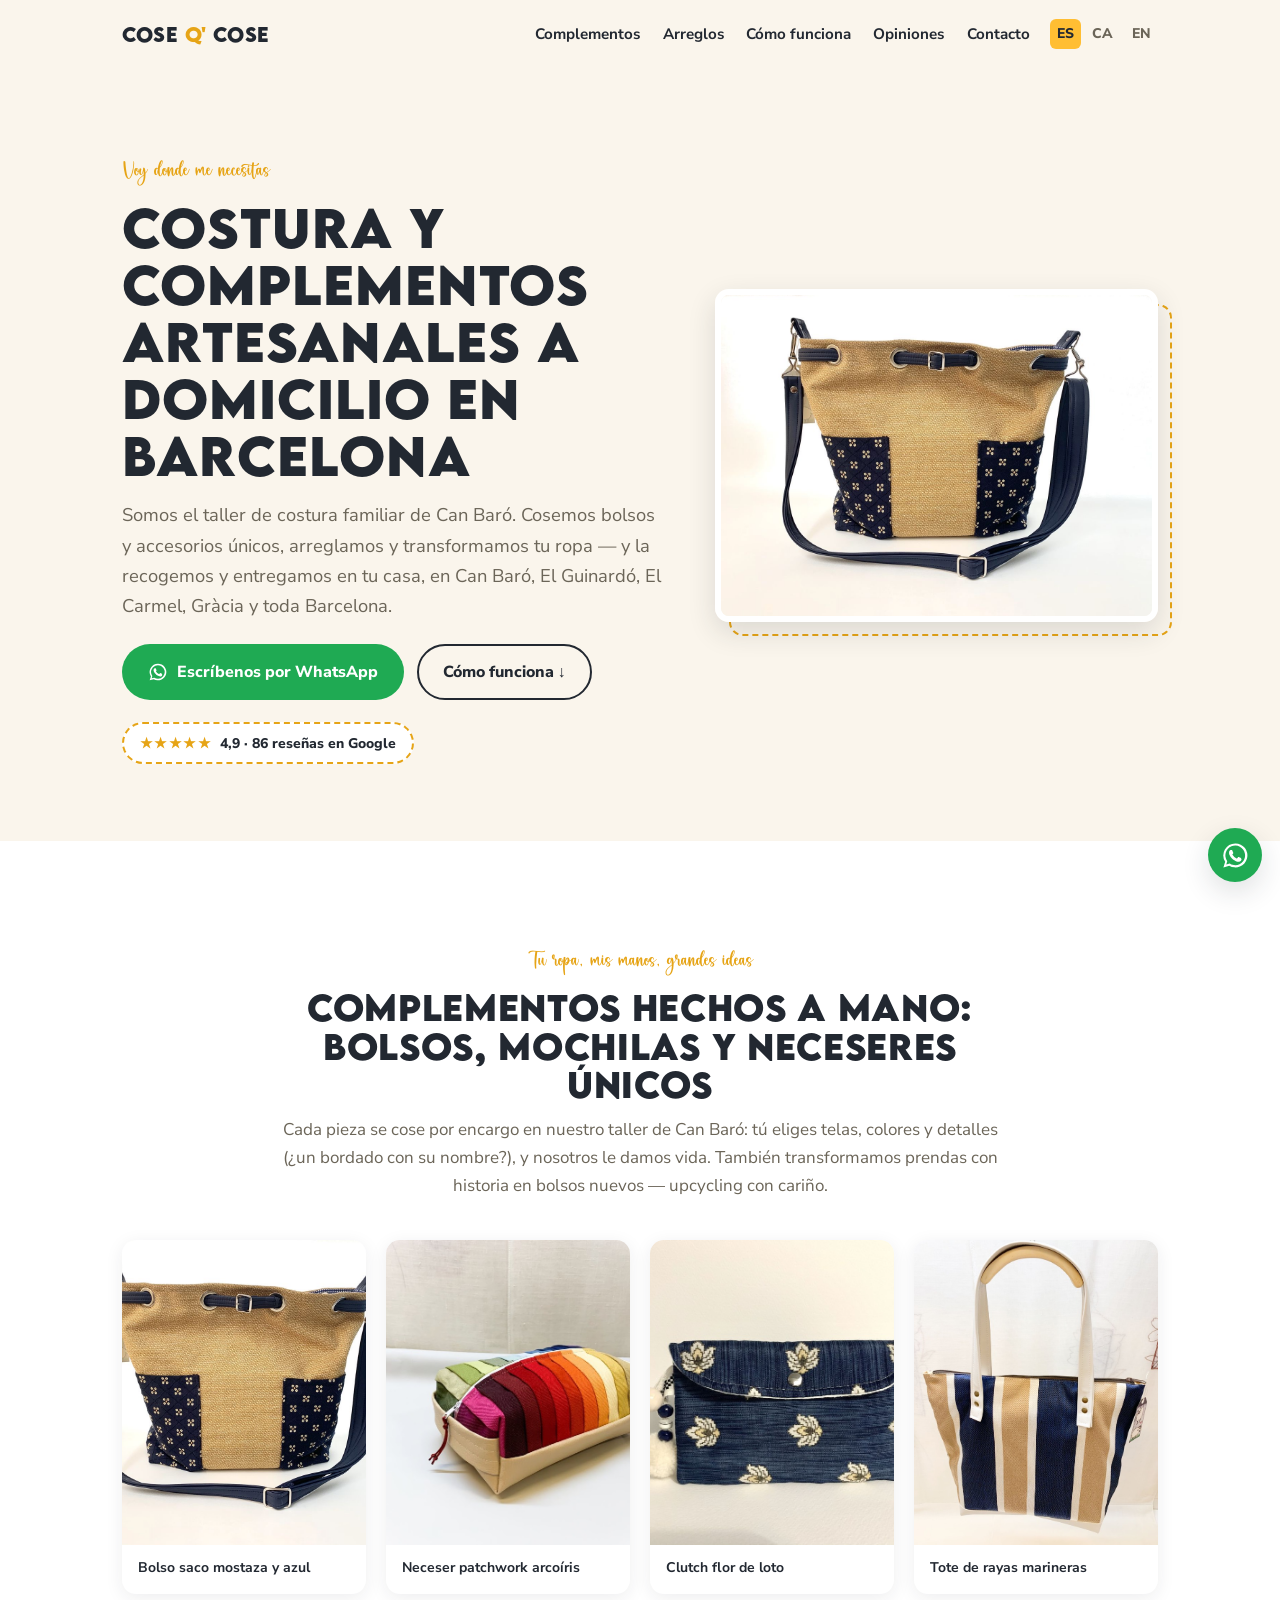
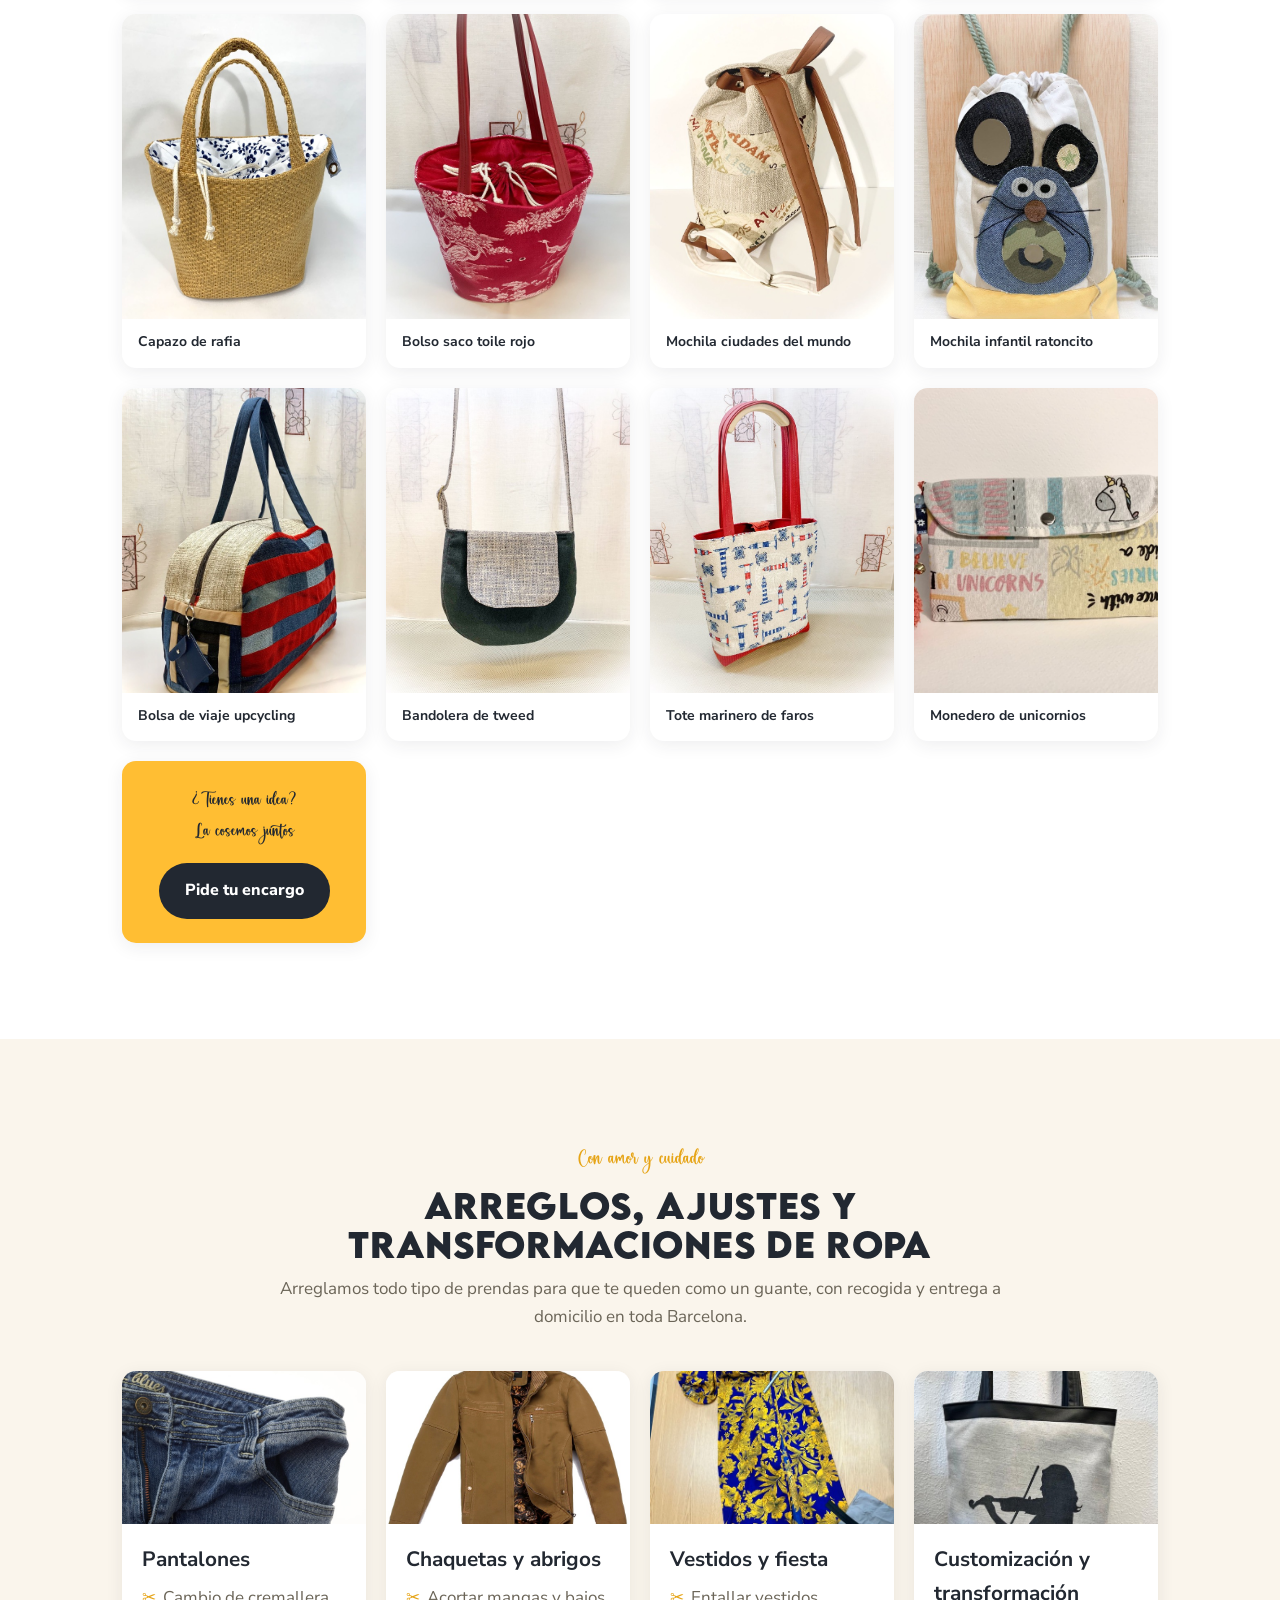
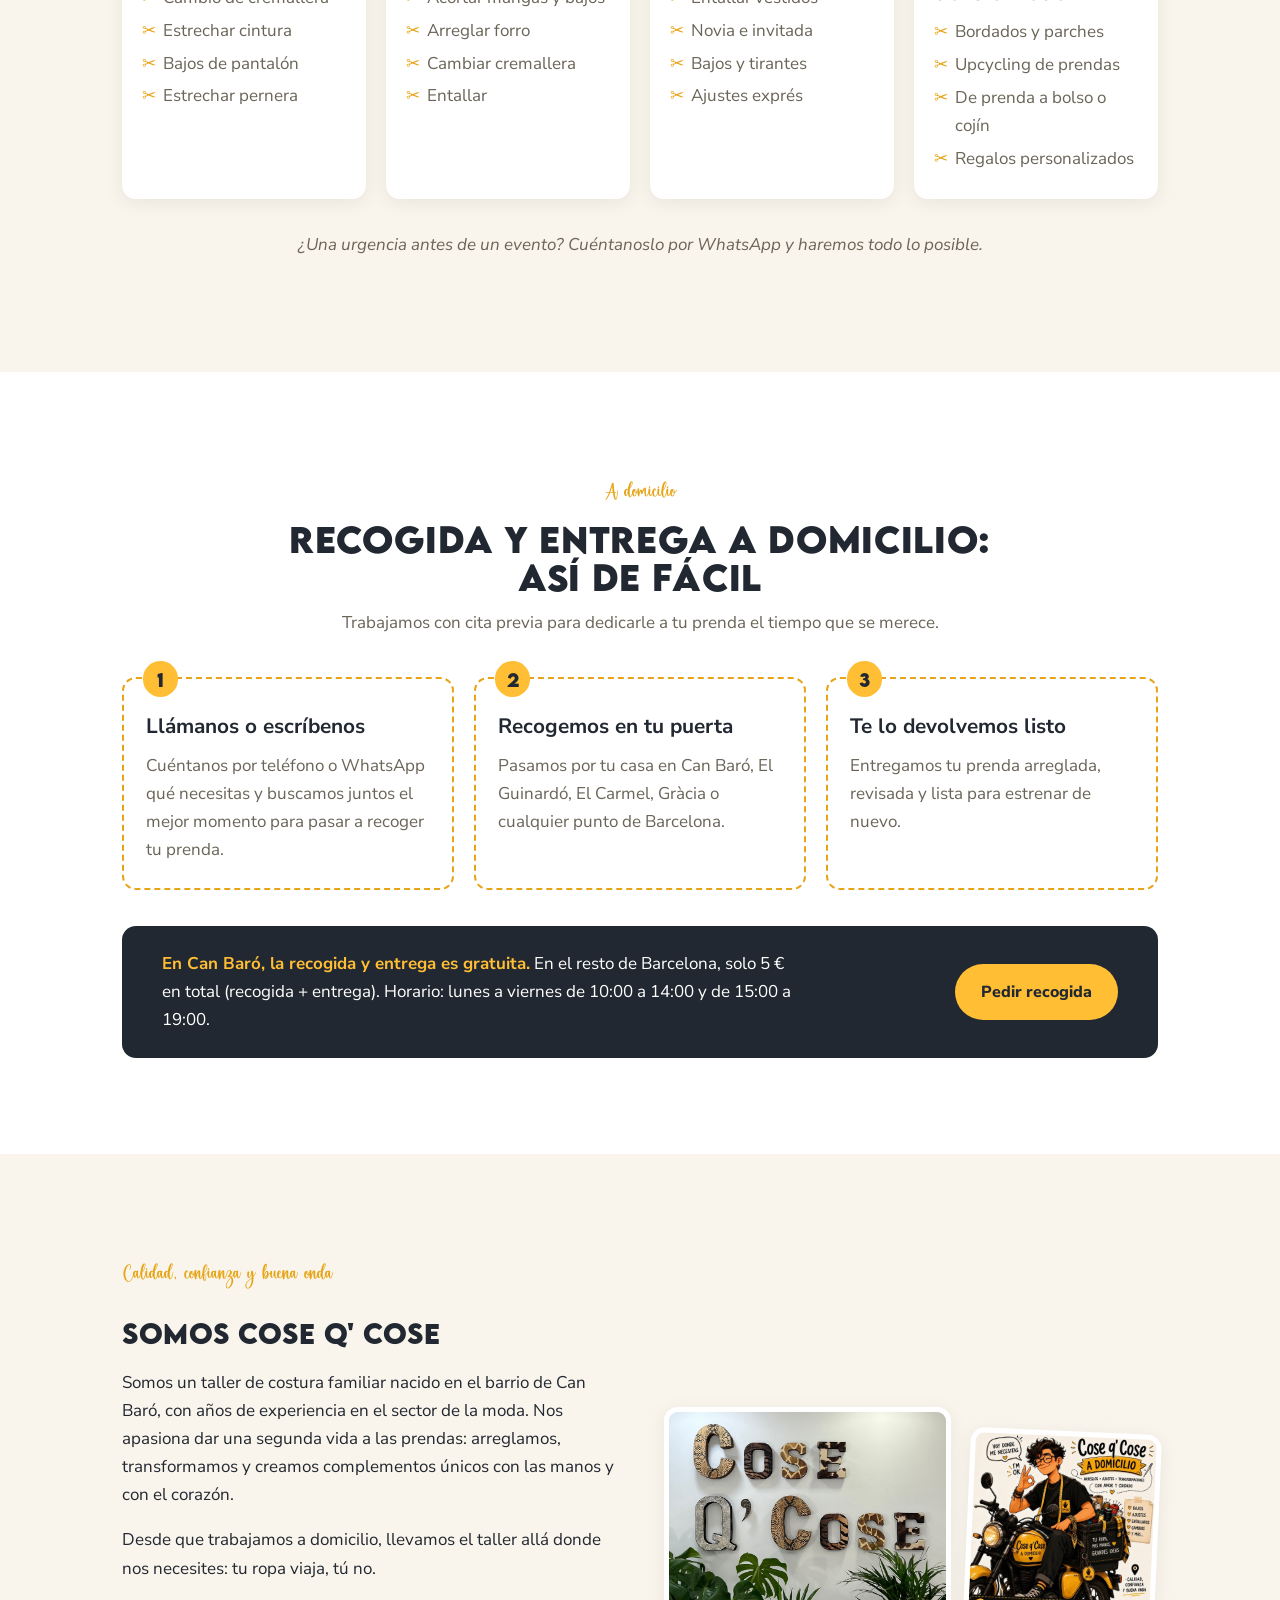
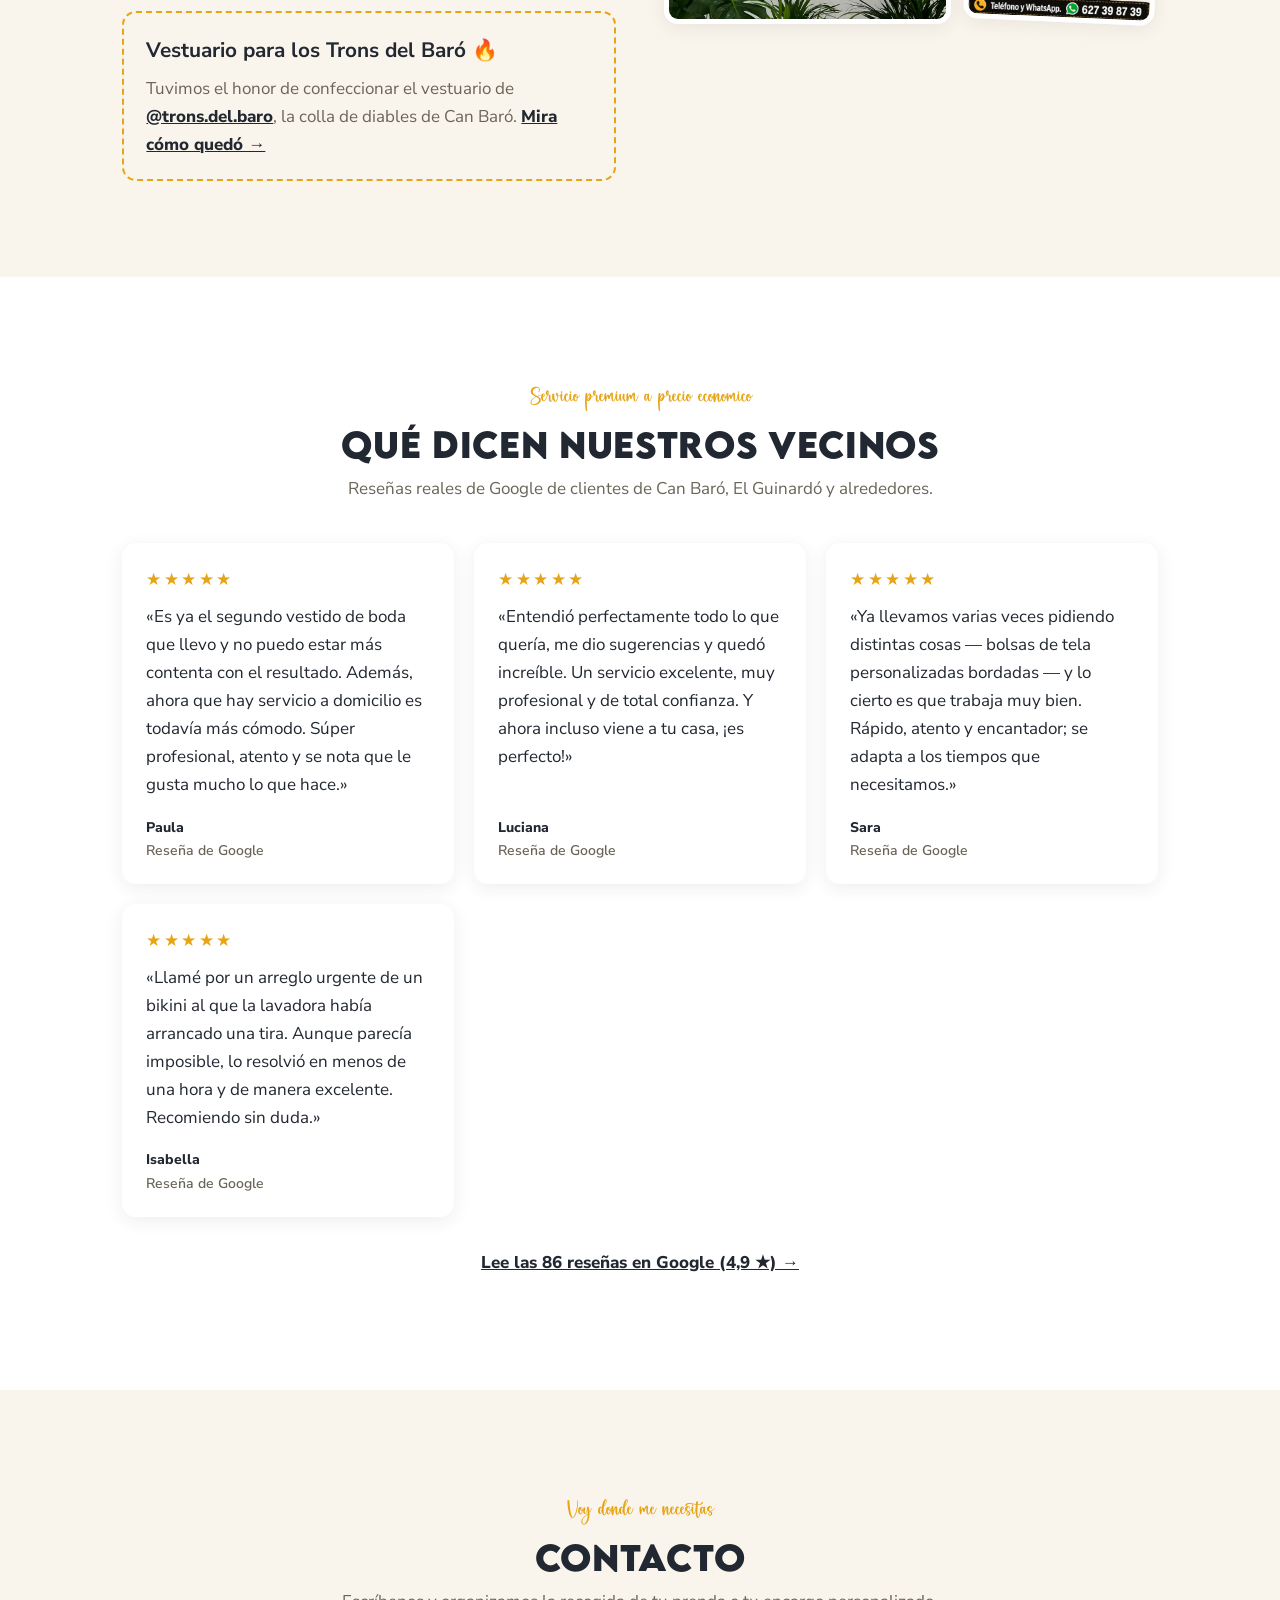
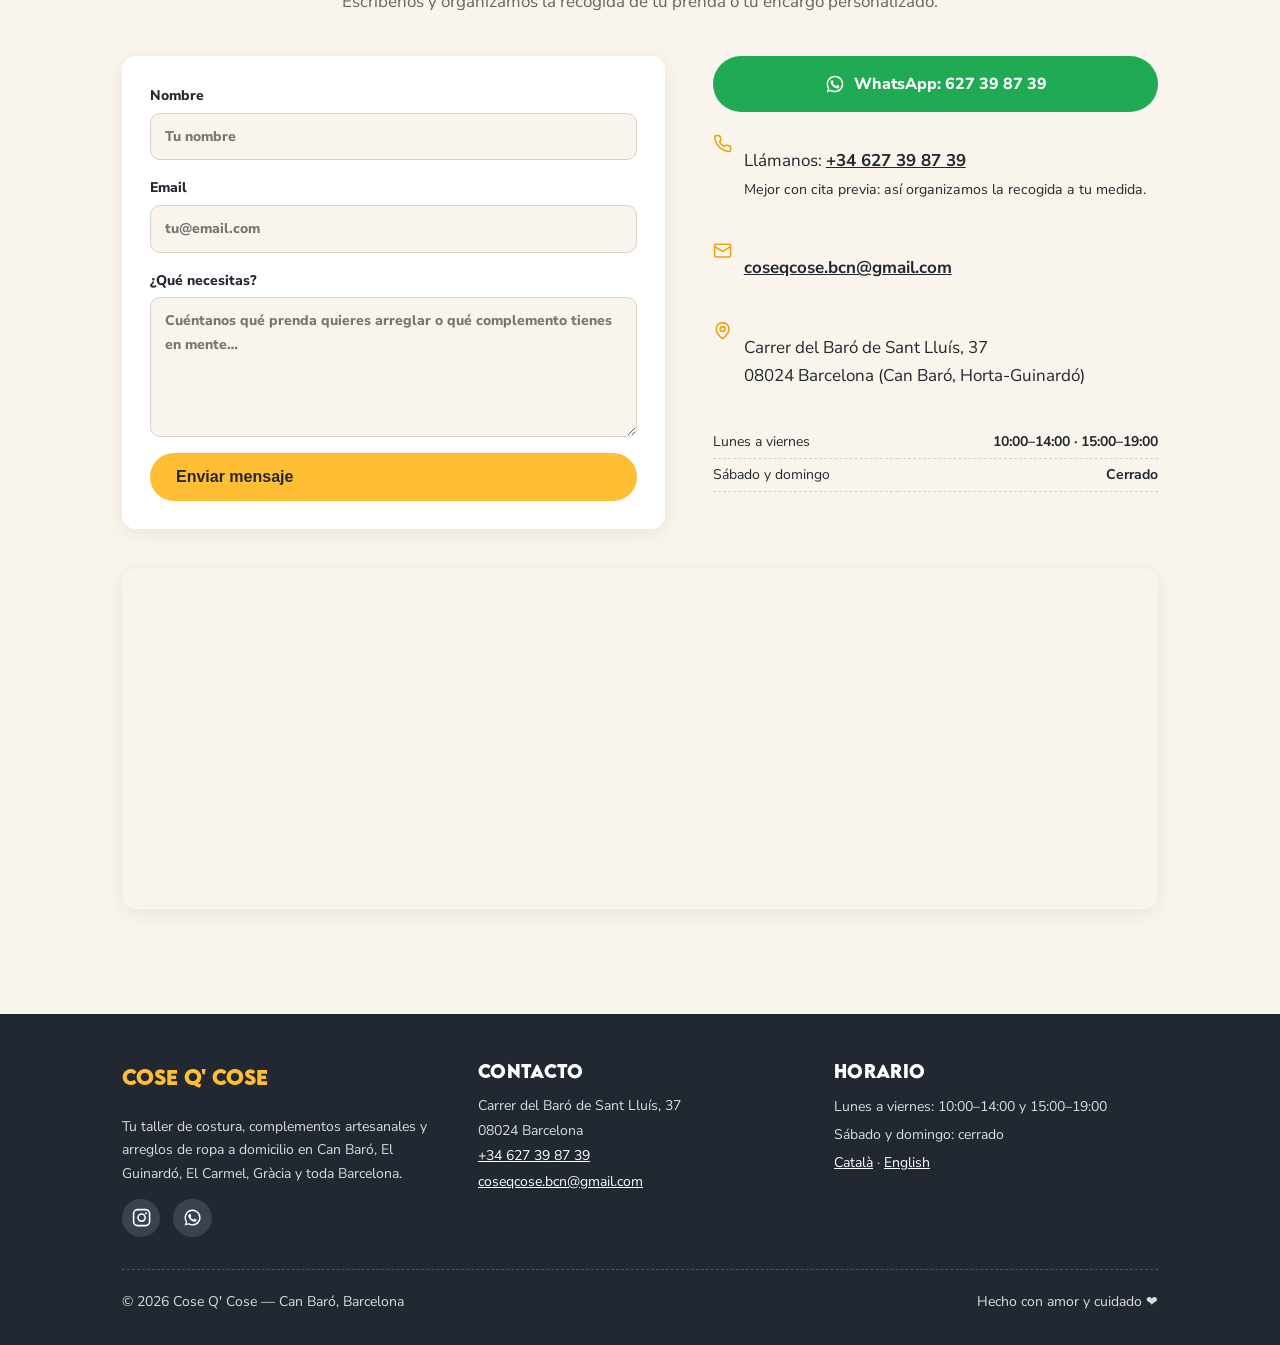
<file: index.html>
<!DOCTYPE html>
<html lang="es">

<head>
  <!-- ============================================================
    SYNC CHECKLIST — si editas datos de negocio, cámbialos también
    en /ca/index.html y /en/index.html:
      Teléfono/WhatsApp: +34 627 39 87 39 (tel:+34627398739 / wa.me/34627398739)
      Email: coseqcose.bcn@gmail.com
      Dirección: Carrer del Baró de Sant Lluís, 37, 08024 Barcelona
      Horario: L–V 10:00–14:00 y 15:00–19:00 · Sáb y dom cerrado
      Recogida: Can Baró gratis · Resto de Barcelona 5 € (recogida + entrega)
      Rating: 4,9 · 86 reseñas
    Verificar: grep -rn "627" index.html ca en | sort
  ============================================================ -->
  <meta charset="utf-8" />
  <meta name="viewport" content="width=device-width, initial-scale=1" />

  <title>Arreglos de ropa y bolsos artesanales a domicilio en Can Baró y El Guinardó | Cose Q' Cose</title>
  <meta name="description"
    content="Taller de costura familiar con recogida y entrega a domicilio en Can Baró, El Guinardó, El Carmel, Gràcia y toda Barcelona. Bolsos hechos a mano, arreglos de ropa y transformaciones. Llámanos o escríbenos por WhatsApp y lo organizamos." />

  <link rel="canonical" href="https://www.coseqcose.com/" />
  <link rel="alternate" hreflang="es" href="https://www.coseqcose.com/" />
  <link rel="alternate" hreflang="ca" href="https://www.coseqcose.com/ca/" />
  <link rel="alternate" hreflang="en" href="https://www.coseqcose.com/en/" />
  <link rel="alternate" hreflang="x-default" href="https://www.coseqcose.com/" />

  <meta property="og:type" content="website" />
  <meta property="og:site_name" content="Cose Q' Cose" />
  <meta property="og:title" content="Cose Q' Cose — costura y complementos artesanales a domicilio en Barcelona" />
  <meta property="og:description"
    content="Bolsos hechos a mano, arreglos de ropa, customización y transformaciones, con recogida y entrega a domicilio en Can Baró, El Guinardó, El Carmel, Gràcia y toda Barcelona." />
  <meta property="og:url" content="https://www.coseqcose.com/" />
  <meta property="og:image" content="https://www.coseqcose.com/images/og-image.jpg" />
  <meta property="og:image:alt" content="Bolsos artesanales hechos a mano en el taller Cose Q' Cose de Can Baró, Barcelona" />
  <meta property="og:image:width" content="1200" />
  <meta property="og:image:height" content="630" />
  <meta property="og:locale" content="es_ES" />
  <meta property="og:locale:alternate" content="ca_ES" />
  <meta property="og:locale:alternate" content="en_GB" />
  <meta name="twitter:card" content="summary_large_image" />
  <meta name="twitter:title" content="Cose Q' Cose — costura y complementos artesanales a domicilio en Barcelona" />
  <meta name="twitter:description" content="Bolsos hechos a mano, arreglos de ropa, customización y transformaciones, con recogida y entrega a domicilio en Can Baró, El Guinardó, El Carmel, Gràcia y toda Barcelona." />
  <meta name="twitter:image" content="https://www.coseqcose.com/images/og-image.jpg" />
  <meta name="twitter:image:alt" content="Bolsos artesanales hechos a mano en el taller Cose Q' Cose de Can Baró, Barcelona" />

  <link rel="icon" href="favicon.svg" type="image/svg+xml" />
  <link rel="apple-touch-icon" sizes="180x180" href="apple-touch-icon.png" />
  <link rel="manifest" href="/manifest.webmanifest" />
  <meta name="theme-color" content="#ffbe33" />

  <link rel="preload" href="fonts/lemonmilk.otf" as="font" type="font/otf" crossorigin />
  <link rel="preconnect" href="https://fonts.googleapis.com" />
  <link rel="preconnect" href="https://fonts.gstatic.com" crossorigin />
  <link href="https://fonts.googleapis.com/css2?family=Nunito+Sans:wght@400;600;700;800&display=swap" rel="stylesheet" />
  <link rel="stylesheet" href="css/main.css" />

  <script type="application/ld+json">
  {
    "@context": "https://schema.org",
    "@type": "LocalBusiness",
    "@id": "https://www.coseqcose.com/#negocio",
    "name": "Cose Q' Cose",
    "description": "Taller de costura familiar con servicio de recogida y entrega a domicilio en Barcelona: bolsos y complementos artesanales, arreglos y transformaciones de ropa.",
    "url": "https://www.coseqcose.com/",
    "telephone": "+34627398739",
    "email": "coseqcose.bcn@gmail.com",
    "image": "https://www.coseqcose.com/images/og-image.jpg",
    "priceRange": "€",
    "address": {
      "@type": "PostalAddress",
      "streetAddress": "Carrer del Baró de Sant Lluís, 37",
      "addressLocality": "Barcelona",
      "addressRegion": "Barcelona",
      "postalCode": "08024",
      "addressCountry": "ES"
    },
    "geo": { "@type": "GeoCoordinates", "latitude": 41.4164482, "longitude": 2.1630407 },
    "areaServed": [
      { "@type": "Place", "name": "Can Baró, Barcelona" },
      { "@type": "Place", "name": "El Guinardó, Barcelona" },
      { "@type": "Place", "name": "El Carmel, Barcelona" },
      { "@type": "Place", "name": "Gràcia, Barcelona" },
      { "@type": "City", "name": "Barcelona" }
    ],
    "openingHoursSpecification": [
      {
        "@type": "OpeningHoursSpecification",
        "dayOfWeek": ["Monday", "Tuesday", "Wednesday", "Thursday", "Friday"],
        "opens": "10:00",
        "closes": "14:00"
      },
      {
        "@type": "OpeningHoursSpecification",
        "dayOfWeek": ["Monday", "Tuesday", "Wednesday", "Thursday", "Friday"],
        "opens": "15:00",
        "closes": "19:00"
      }
    ],
    "aggregateRating": { "@type": "AggregateRating", "ratingValue": "4.9", "reviewCount": "86" },
    "review": [
      {
        "@type": "Review",
        "author": { "@type": "Person", "name": "Paula" },
        "reviewRating": { "@type": "Rating", "ratingValue": "5", "bestRating": "5" },
        "reviewBody": "Es ya el segundo vestido de boda que llevo y no puedo estar más contenta con el resultado. Además, ahora que hay servicio a domicilio es todavía más cómodo. Súper profesional, atento y se nota que le gusta mucho lo que hace.",
        "inLanguage": "es"
      },
      {
        "@type": "Review",
        "author": { "@type": "Person", "name": "Luciana" },
        "reviewRating": { "@type": "Rating", "ratingValue": "5", "bestRating": "5" },
        "reviewBody": "Entendió perfectamente todo lo que quería, me dio sugerencias y quedó increíble. Un servicio excelente, muy profesional y de total confianza. Y ahora incluso viene a tu casa, ¡es perfecto!",
        "inLanguage": "es"
      },
      {
        "@type": "Review",
        "author": { "@type": "Person", "name": "Sara" },
        "reviewRating": { "@type": "Rating", "ratingValue": "5", "bestRating": "5" },
        "reviewBody": "Ya llevamos varias veces pidiendo distintas cosas — bolsas de tela personalizadas bordadas — y lo cierto es que trabaja muy bien. Rápido, atento y encantador; se adapta a los tiempos que necesitamos.",
        "inLanguage": "es"
      },
      {
        "@type": "Review",
        "author": { "@type": "Person", "name": "Isabella" },
        "reviewRating": { "@type": "Rating", "ratingValue": "5", "bestRating": "5" },
        "reviewBody": "Llamé por un arreglo urgente de un bikini al que la lavadora había arrancado una tira. Aunque parecía imposible, lo resolvió en menos de una hora y de manera excelente. Recomiendo sin duda.",
        "inLanguage": "es"
      }
    ],
    "sameAs": [
      "https://www.instagram.com/coseqcose.bcn/",
      "https://maps.app.goo.gl/PLKGwGQZFfFuwniM7"
    ]
  }
  </script>
</head>

<body>

  <header class="site-header">
    <div class="container header-inner">
      <a class="brand" href="./">Cose <span>Q'</span> Cose</a>
      <button class="nav-toggle" type="button" aria-expanded="false" aria-controls="menu-principal"
        aria-label="Abrir menú">
        <svg viewBox="0 0 24 24" fill="none" stroke="currentColor" stroke-width="2.5" stroke-linecap="round">
          <line x1="4" y1="6" x2="20" y2="6" />
          <line x1="4" y1="12" x2="20" y2="12" />
          <line x1="4" y1="18" x2="20" y2="18" />
        </svg>
      </button>
      <nav class="site-nav" id="menu-principal" aria-label="Principal">
        <ul>
          <li><a href="#complementos">Complementos</a></li>
          <li><a href="#arreglos">Arreglos</a></li>
          <li><a href="#como-funciona">Cómo funciona</a></li>
          <li><a href="#opiniones">Opiniones</a></li>
          <li><a href="#contacto">Contacto</a></li>
        </ul>
      </nav>
      <nav class="lang-switch" aria-label="Idioma">
        <a href="./" aria-current="page" lang="es">ES</a>
        <a href="ca/" lang="ca">CA</a>
        <a href="en/" lang="en">EN</a>
      </nav>
    </div>
  </header>

  <main>

    <!-- ============ HERO ============ -->
    <section class="hero">
      <div class="container hero-grid">
        <div>
          <span class="eyebrow">Voy donde me necesitas</span>
          <h1>Costura y complementos artesanales a domicilio en Barcelona</h1>
          <p class="lead">Somos el taller de costura familiar de Can Baró. Cosemos bolsos y accesorios únicos,
            arreglamos y transformamos tu ropa — y la recogemos y entregamos en tu casa, en Can Baró,
            El Guinardó, El Carmel, Gràcia y toda Barcelona.</p>
          <div class="hero-ctas">
            <a class="btn btn-whatsapp"
              href="https://wa.me/34627398739?text=Hola!%20Quiero%20pedir%20una%20recogida%20a%20domicilio."
              target="_blank" rel="noopener">
              <svg viewBox="0 0 24 24" fill="currentColor" aria-hidden="true">
                <path d="M12 2a10 10 0 0 0-8.5 15.3L2 22l4.9-1.4A10 10 0 1 0 12 2Zm0 18.2c-1.6 0-3.1-.4-4.4-1.2l-.3-.2-2.9.8.8-2.8-.2-.3A8.2 8.2 0 1 1 12 20.2Zm4.6-6.1c-.3-.1-1.5-.7-1.7-.8-.2-.1-.4-.1-.6.1-.2.3-.6.8-.8 1-.1.2-.3.2-.5.1a6.7 6.7 0 0 1-3.4-3c-.3-.4 0-.5.2-.7l.4-.5c.1-.2.1-.3 0-.5l-.8-1.9c-.2-.5-.4-.4-.6-.4h-.5c-.2 0-.5.1-.7.3-.2.3-.9.9-.9 2.2s.9 2.5 1 2.7c.1.2 1.8 2.8 4.4 3.9.6.3 1.1.4 1.5.6.6.2 1.2.2 1.6.1.5-.1 1.5-.6 1.7-1.2.2-.6.2-1.1.2-1.2l-.4-.3Z" />
              </svg>
              Escríbenos por WhatsApp
            </a>
            <a class="btn btn-outline" href="#como-funciona">Cómo funciona ↓</a>
          </div>
          <a class="rating-badge" href="https://maps.app.goo.gl/PLKGwGQZFfFuwniM7" target="_blank" rel="noopener">
            <span class="stars" aria-hidden="true">★★★★★</span> 4,9 · 86 reseñas en Google
          </a>
        </div>
        <figure class="hero-figure">
          <img src="images/bolsos/bolso-saco-mostaza-azul.jpg" width="1200" height="900" fetchpriority="high"
            alt="Bolso saco artesanal mostaza y azul marino hecho a mano en nuestro taller de costura de Can Baró, Barcelona" />
        </figure>
      </div>
    </section>

    <!-- ============ COMPLEMENTOS ============ -->
    <section class="section section-alt" id="complementos">
      <div class="container">
        <div class="section-head">
          <span class="eyebrow">Tu ropa, mis manos, grandes ideas</span>
          <h2>Complementos hechos a mano: bolsos, mochilas y neceseres únicos</h2>
          <p class="lead">Cada pieza se cose por encargo en nuestro taller de Can Baró: tú eliges telas, colores
            y detalles (¿un bordado con su nombre?), y nosotros le damos vida. También transformamos prendas con
            historia en bolsos nuevos — upcycling con cariño.</p>
        </div>
        <div class="gallery">
          <figure>
            <img src="images/bolsos/bolso-saco-mostaza-azul.jpg" loading="eager" width="1200" height="900"
              alt="Bolso saco artesanal mostaza y azul marino con bolsillos estampados, hecho a mano en Barcelona" />
            <figcaption>Bolso saco mostaza y azul</figcaption>
          </figure>
          <figure>
            <img src="images/bolsos/neceser-patchwork-arcoiris.jpg" loading="eager" width="900" height="675"
              alt="Neceser patchwork arcoíris de lona cosido a mano, complemento artesanal de Cose Q' Cose Barcelona" />
            <figcaption>Neceser patchwork arcoíris</figcaption>
          </figure>
          <figure>
            <img src="images/bolsos/clutch-flor-de-loto-azul.jpg" loading="eager" width="900" height="675"
              alt="Clutch artesanal azul con flores de loto y pompón, hecho a mano en nuestro taller de costura" />
            <figcaption>Clutch flor de loto</figcaption>
          </figure>
          <figure>
            <img src="images/bolsos/bolso-tote-rayas-azul-beige.jpg" loading="lazy" width="675" height="900"
              alt="Bolso tote artesanal de rayas azul marino y beige con asas blancas, hecho a mano en Barcelona" />
            <figcaption>Tote de rayas marineras</figcaption>
          </figure>
          <figure>
            <img src="images/bolsos/capazo-rafia-verano.jpg" loading="lazy" width="675" height="900"
              alt="Capazo de rafia de verano con forro de flores azules, bolso artesanal hecho en Can Baró" />
            <figcaption>Capazo de rafia</figcaption>
          </figure>
          <figure>
            <img src="images/bolsos/bolso-saco-toile-rojo.jpg" loading="lazy" width="675" height="900"
              alt="Bolso saco artesanal de tela toile roja con cordón, cosido a mano en Barcelona" />
            <figcaption>Bolso saco toile rojo</figcaption>
          </figure>
          <figure>
            <img src="images/bolsos/mochila-ciudades-del-mundo.jpg" loading="lazy" width="675" height="900"
              alt="Mochila artesanal de tela con nombres de ciudades del mundo y correas marrones, hecha a mano" />
            <figcaption>Mochila ciudades del mundo</figcaption>
          </figure>
          <figure>
            <img src="images/bolsos/mochila-infantil-ratona.jpg" loading="lazy" width="675" height="900"
              alt="Mochila infantil de cuerdas con ratoncito de tela vaquera, complemento personalizado para niños" />
            <figcaption>Mochila infantil ratoncito</figcaption>
          </figure>
          <figure>
            <img src="images/bolsos/bolsa-viaje-vaquera-roja.jpg" loading="lazy" width="675" height="900"
              alt="Bolsa de viaje artesanal de patchwork vaquero y rojo, tela reciclada, upcycling en Barcelona" />
            <figcaption>Bolsa de viaje upcycling</figcaption>
          </figure>
          <figure>
            <img src="images/bolsos/bandolera-tweed-negro.jpg" loading="lazy" width="675" height="900"
              alt="Bandolera artesanal negra con solapa de tweed gris, bolso hecho a mano en Can Baró, Barcelona" />
            <figcaption>Bandolera de tweed</figcaption>
          </figure>
          <figure>
            <img src="images/bolsos/bolso-tote-faro-marinero.jpg" loading="lazy" width="675" height="900"
              alt="Bolso tote marinero con estampado de faros y asas rojas, cosido a mano en Barcelona" />
            <figcaption>Tote marinero de faros</figcaption>
          </figure>
          <figure>
            <img src="images/bolsos/neceser-infantil-unicornio.jpg" loading="lazy" width="900" height="720"
              alt="Monedero infantil artesanal con unicornios y pompón coral, regalo personalizado hecho a mano" />
            <figcaption>Monedero de unicornios</figcaption>
          </figure>
          <div class="gallery-cta">
            <p>¿Tienes una idea?<br />La cosemos juntos</p>
            <a class="btn btn-whatsapp"
              href="https://wa.me/34627398739?text=Hola!%20Quiero%20encargar%20un%20complemento%20personalizado."
              target="_blank" rel="noopener">Pide tu encargo</a>
          </div>
        </div>
      </div>
    </section>

    <!-- ============ ARREGLOS ============ -->
    <section class="section" id="arreglos">
      <div class="container">
        <div class="section-head">
          <span class="eyebrow">Con amor y cuidado</span>
          <h2>Arreglos, ajustes y transformaciones de ropa</h2>
          <p class="lead">Arreglamos todo tipo de prendas para que te queden como un guante, con recogida y
            entrega a domicilio en toda Barcelona.</p>
        </div>
        <div class="cards">
          <article class="card">
            <img src="images/arreglo-pantalones-vaqueros.jpg" loading="lazy" width="700" height="466"
              alt="Arreglo de pantalones vaqueros: cambio de cremallera y bajos en Barcelona" />
            <div class="card-body">
              <h3>Pantalones</h3>
              <ul>
                <li>Cambio de cremallera</li>
                <li>Estrechar cintura</li>
                <li>Bajos de pantalón</li>
                <li>Estrechar pernera</li>
              </ul>
            </div>
          </article>
          <article class="card">
            <img src="images/arreglo-chaqueta.jpg" loading="lazy" width="700" height="466"
              alt="Arreglo de chaquetas y abrigos: mangas, forro y cremalleras en Barcelona" />
            <div class="card-body">
              <h3>Chaquetas y abrigos</h3>
              <ul>
                <li>Acortar mangas y bajos</li>
                <li>Arreglar forro</li>
                <li>Cambiar cremallera</li>
                <li>Entallar</li>
              </ul>
            </div>
          </article>
          <article class="card">
            <img src="images/arreglo-vestido.jpg" loading="lazy" width="525" height="700"
              alt="Ajuste de vestidos de fiesta y novia en taller de costura de Can Baró, Barcelona" />
            <div class="card-body">
              <h3>Vestidos y fiesta</h3>
              <ul>
                <li>Entallar vestidos</li>
                <li>Novia e invitada</li>
                <li>Bajos y tirantes</li>
                <li>Ajustes exprés</li>
              </ul>
            </div>
          </article>
          <article class="card">
            <img src="images/customizacion-prenda.jpg" loading="lazy" width="700" height="466"
              alt="Customización y transformación de prendas: bordados, parches y upcycling en Barcelona" />
            <div class="card-body">
              <h3>Customización y transformación</h3>
              <ul>
                <li>Bordados y parches</li>
                <li>Upcycling de prendas</li>
                <li>De prenda a bolso o cojín</li>
                <li>Regalos personalizados</li>
              </ul>
            </div>
          </article>
        </div>
        <p class="note">¿Una urgencia antes de un evento? Cuéntanoslo por WhatsApp y haremos todo lo posible.</p>
      </div>
    </section>

    <!-- ============ CÓMO FUNCIONA ============ -->
    <section class="section section-alt" id="como-funciona">
      <div class="container">
        <div class="section-head">
          <span class="eyebrow">A domicilio</span>
          <h2>Recogida y entrega a domicilio: así de fácil</h2>
          <p class="lead">Trabajamos con cita previa para dedicarle a tu prenda el tiempo que se merece.</p>
        </div>
        <div class="steps">
          <div class="step">
            <h3>Llámanos o escríbenos</h3>
            <p>Cuéntanos por teléfono o WhatsApp qué necesitas y buscamos juntos el mejor momento para pasar a
              recoger tu prenda.</p>
          </div>
          <div class="step">
            <h3>Recogemos en tu puerta</h3>
            <p>Pasamos por tu casa en Can Baró, El Guinardó, El Carmel, Gràcia o cualquier punto de Barcelona.</p>
          </div>
          <div class="step">
            <h3>Te lo devolvemos listo</h3>
            <p>Entregamos tu prenda arreglada, revisada y lista para estrenar de nuevo.</p>
          </div>
        </div>
        <div class="pricing-strip">
          <p><strong>En Can Baró, la recogida y entrega es gratuita.</strong> En el resto de Barcelona, solo
            5&nbsp;€ en total (recogida + entrega). Horario: lunes a viernes de 10:00 a 14:00 y de 15:00 a 19:00.</p>
          <a class="btn btn-primary"
            href="https://wa.me/34627398739?text=Hola!%20Quiero%20pedir%20una%20recogida%20a%20domicilio."
            target="_blank" rel="noopener">Pedir recogida</a>
        </div>
      </div>
    </section>

    <!-- ============ NOSOTROS ============ -->
    <section class="section" id="nosotros">
      <div class="container about-grid">
        <div>
          <span class="eyebrow">Calidad, confianza y buena onda</span>
          <h2>Somos Cose Q' Cose</h2>
          <p>Somos un taller de costura familiar nacido en el barrio de Can Baró, con años de experiencia en el
            sector de la moda. Nos apasiona dar una segunda vida a las prendas: arreglamos, transformamos y
            creamos complementos únicos con las manos y con el corazón.</p>
          <p>Desde que trabajamos a domicilio, llevamos el taller allá donde nos necesites: tu ropa viaja, tú no.</p>
          <div class="collab">
            <h3>Vestuario para los Trons del Baró 🔥</h3>
            <p>Tuvimos el honor de confeccionar el vestuario de <a href="https://www.instagram.com/trons.del.baro/"
                target="_blank" rel="noopener">@trons.del.baro</a>, la colla de diables de Can Baró.
              <a href="https://www.instagram.com/p/DZ0U4PajDjB/" target="_blank" rel="noopener">Mira cómo quedó →</a>
            </p>
          </div>
        </div>
        <div class="about-photos">
          <img src="images/taller-can-baro-mural.jpg" loading="lazy" width="900" height="675"
            alt="Mural del taller de costura Cose Q' Cose en el barrio de Can Baró, Barcelona" />
          <img src="images/flyer-cose-q-cose.jpg" loading="lazy" width="1000" height="1000"
            alt="Flyer ilustrado de Cose Q' Cose: servicio de costura a domicilio en Barcelona — voy donde me necesitas" />
        </div>
      </div>
    </section>

    <!-- ============ OPINIONES ============ -->
    <section class="section section-alt" id="opiniones">
      <div class="container">
        <div class="section-head">
          <span class="eyebrow">Servicio premium a precio económico</span>
          <h2>Qué dicen nuestros vecinos</h2>
          <p class="lead">Reseñas reales de Google de clientes de Can Baró, El Guinardó y alrededores.</p>
        </div>
        <div class="reviews">
          <figure class="review">
            <div class="stars" aria-label="5 estrellas">★★★★★</div>
            <blockquote>«Es ya el segundo vestido de boda que llevo y no puedo estar más contenta con el
              resultado. Además, ahora que hay servicio a domicilio es todavía más cómodo. Súper profesional,
              atento y se nota que le gusta mucho lo que hace.»</blockquote>
            <figcaption>Paula <span>Reseña de Google</span></figcaption>
          </figure>
          <figure class="review">
            <div class="stars" aria-label="5 estrellas">★★★★★</div>
            <blockquote>«Entendió perfectamente todo lo que quería, me dio sugerencias y quedó increíble. Un
              servicio excelente, muy profesional y de total confianza. Y ahora incluso viene a tu casa,
              ¡es perfecto!»</blockquote>
            <figcaption>Luciana <span>Reseña de Google</span></figcaption>
          </figure>
          <figure class="review">
            <div class="stars" aria-label="5 estrellas">★★★★★</div>
            <blockquote>«Ya llevamos varias veces pidiendo distintas cosas — bolsas de tela personalizadas
              bordadas — y lo cierto es que trabaja muy bien. Rápido, atento y encantador; se adapta a los
              tiempos que necesitamos.»</blockquote>
            <figcaption>Sara <span>Reseña de Google</span></figcaption>
          </figure>
          <figure class="review">
            <div class="stars" aria-label="5 estrellas">★★★★★</div>
            <blockquote>«Llamé por un arreglo urgente de un bikini al que la lavadora había arrancado una tira.
              Aunque parecía imposible, lo resolvió en menos de una hora y de manera excelente. Recomiendo sin
              duda.»</blockquote>
            <figcaption>Isabella <span>Reseña de Google</span></figcaption>
          </figure>
        </div>
        <p class="reviews-footer">
          <a href="https://maps.app.goo.gl/PLKGwGQZFfFuwniM7" target="_blank" rel="noopener">Lee las 86 reseñas
            en Google (4,9 ★) →</a>
        </p>
      </div>
    </section>

    <!-- ============ CONTACTO ============ -->
    <section class="section" id="contacto">
      <div class="container">
        <div class="section-head">
          <span class="eyebrow">Voy donde me necesitas</span>
          <h2>Contacto</h2>
          <p class="lead">Escríbenos y organizamos la recogida de tu prenda o tu encargo personalizado.</p>
        </div>
        <div class="contact-grid">
          <form class="contact-form" action="https://formspree.io/f/mwkjabyv" method="POST">
            <input type="hidden" name="_subject" value="Consulta desde coseqcose.com" />
            <input type="text" name="_gotcha" style="display:none" tabindex="-1" autocomplete="off" />
            <label>Nombre
              <input type="text" name="nombre" required autocomplete="name" placeholder="Tu nombre" />
            </label>
            <label>Email
              <input type="email" name="email" required autocomplete="email" placeholder="tu@email.com" />
            </label>
            <label>¿Qué necesitas?
              <textarea name="message" rows="5" required
                placeholder="Cuéntanos qué prenda quieres arreglar o qué complemento tienes en mente…"></textarea>
            </label>
            <button class="btn btn-primary" type="submit">Enviar mensaje</button>
          </form>
          <div class="contact-info">
            <a class="btn btn-whatsapp"
              href="https://wa.me/34627398739?text=Hola!%20Quiero%20pedir%20una%20recogida%20a%20domicilio."
              target="_blank" rel="noopener">
              <svg viewBox="0 0 24 24" fill="currentColor" aria-hidden="true">
                <path d="M12 2a10 10 0 0 0-8.5 15.3L2 22l4.9-1.4A10 10 0 1 0 12 2Zm0 18.2c-1.6 0-3.1-.4-4.4-1.2l-.3-.2-2.9.8.8-2.8-.2-.3A8.2 8.2 0 1 1 12 20.2Zm4.6-6.1c-.3-.1-1.5-.7-1.7-.8-.2-.1-.4-.1-.6.1-.2.3-.6.8-.8 1-.1.2-.3.2-.5.1a6.7 6.7 0 0 1-3.4-3c-.3-.4 0-.5.2-.7l.4-.5c.1-.2.1-.3 0-.5l-.8-1.9c-.2-.5-.4-.4-.6-.4h-.5c-.2 0-.5.1-.7.3-.2.3-.9.9-.9 2.2s.9 2.5 1 2.7c.1.2 1.8 2.8 4.4 3.9.6.3 1.1.4 1.5.6.6.2 1.2.2 1.6.1.5-.1 1.5-.6 1.7-1.2.2-.6.2-1.1.2-1.2l-.4-.3Z" />
              </svg>
              WhatsApp: 627 39 87 39
            </a>
            <div class="info-line">
              <svg viewBox="0 0 24 24" fill="none" stroke="currentColor" stroke-width="2" aria-hidden="true">
                <path d="M22 16.9v3a2 2 0 0 1-2.2 2 19.8 19.8 0 0 1-8.6-3 19.5 19.5 0 0 1-6-6 19.8 19.8 0 0 1-3-8.7A2 2 0 0 1 4.1 2h3a2 2 0 0 1 2 1.7c.1 1 .4 2 .7 2.8a2 2 0 0 1-.5 2.1L8.1 9.9a16 16 0 0 0 6 6l1.3-1.2a2 2 0 0 1 2.1-.5c.9.3 1.9.6 2.8.7a2 2 0 0 1 1.7 2Z" />
              </svg>
              <p>Llámanos: <a href="tel:+34627398739">+34 627 39 87 39</a><br />
                <small>Mejor con cita previa: así organizamos la recogida a tu medida.</small></p>
            </div>
            <div class="info-line">
              <svg viewBox="0 0 24 24" fill="none" stroke="currentColor" stroke-width="2" aria-hidden="true">
                <rect x="2" y="4" width="20" height="16" rx="2" />
                <path d="m22 7-10 6L2 7" />
              </svg>
              <p><a href="mailto:coseqcose.bcn@gmail.com">coseqcose.bcn@gmail.com</a></p>
            </div>
            <div class="info-line">
              <svg viewBox="0 0 24 24" fill="none" stroke="currentColor" stroke-width="2" aria-hidden="true">
                <path d="M20 10c0 6-8 12-8 12S4 16 4 10a8 8 0 0 1 16 0Z" />
                <circle cx="12" cy="10" r="3" />
              </svg>
              <p>Carrer del Baró de Sant Lluís, 37<br />08024 Barcelona (Can Baró, Horta-Guinardó)</p>
            </div>
            <table class="hours-table">
              <caption class="visually-hidden">Horario de atención</caption>
              <tr>
                <td>Lunes a viernes</td>
                <td>10:00–14:00 · 15:00–19:00</td>
              </tr>
              <tr>
                <td>Sábado y domingo</td>
                <td>Cerrado</td>
              </tr>
            </table>
          </div>
        </div>
        <div class="map-embed">
          <iframe
            src="https://www.google.com/maps/embed?pb=!1m18!1m12!1m3!1d2992.097921511269!2d2.1642376154155287!3d41.415392979261476!2m3!1f0!2f0!3f0!3m2!1i1024!2i768!4f13.1!3m3!1m2!1s0x12a4a334c4b5065f%3A0x6a502cec780a64cc!2sCose%20Q&#39;%20Cose!5e0!3m2!1ses!2ses!4v1680348215170!5m2!1ses!2ses"
            loading="lazy" title="Mapa: Cose Q' Cose, Can Baró, Barcelona"
            referrerpolicy="no-referrer-when-downgrade" allowfullscreen></iframe>
        </div>
      </div>
    </section>

  </main>

  <footer class="site-footer">
    <div class="container">
      <div class="footer-grid">
        <div>
          <a class="brand-foot" href="./">Cose Q' Cose</a>
          <p>Tu taller de costura, complementos artesanales y arreglos de ropa a domicilio en Can Baró,
            El Guinardó, El Carmel, Gràcia y toda Barcelona.</p>
          <div class="footer-social">
            <a href="https://www.instagram.com/coseqcose.bcn/" target="_blank" rel="noopener"
              aria-label="Instagram de Cose Q' Cose">
              <svg viewBox="0 0 24 24" fill="none" stroke="currentColor" stroke-width="2" aria-hidden="true">
                <rect x="2" y="2" width="20" height="20" rx="5" />
                <circle cx="12" cy="12" r="4.5" />
                <circle cx="17.5" cy="6.5" r="1.3" fill="currentColor" stroke="none" />
              </svg>
            </a>
            <a href="https://wa.me/34627398739" target="_blank" rel="noopener"
              aria-label="WhatsApp de Cose Q' Cose">
              <svg viewBox="0 0 24 24" fill="currentColor" aria-hidden="true">
                <path d="M12 2a10 10 0 0 0-8.5 15.3L2 22l4.9-1.4A10 10 0 1 0 12 2Zm0 18.2c-1.6 0-3.1-.4-4.4-1.2l-.3-.2-2.9.8.8-2.8-.2-.3A8.2 8.2 0 1 1 12 20.2Zm4.6-6.1c-.3-.1-1.5-.7-1.7-.8-.2-.1-.4-.1-.6.1-.2.3-.6.8-.8 1-.1.2-.3.2-.5.1a6.7 6.7 0 0 1-3.4-3c-.3-.4 0-.5.2-.7l.4-.5c.1-.2.1-.3 0-.5l-.8-1.9c-.2-.5-.4-.4-.6-.4h-.5c-.2 0-.5.1-.7.3-.2.3-.9.9-.9 2.2s.9 2.5 1 2.7c.1.2 1.8 2.8 4.4 3.9.6.3 1.1.4 1.5.6.6.2 1.2.2 1.6.1.5-.1 1.5-.6 1.7-1.2.2-.6.2-1.1.2-1.2l-.4-.3Z" />
              </svg>
            </a>
          </div>
        </div>
        <div>
          <h2>Contacto</h2>
          <address>
            Carrer del Baró de Sant Lluís, 37<br />
            08024 Barcelona<br />
            <a href="tel:+34627398739">+34 627 39 87 39</a><br />
            <a href="mailto:coseqcose.bcn@gmail.com">coseqcose.bcn@gmail.com</a>
          </address>
        </div>
        <div>
          <h2>Horario</h2>
          <ul>
            <li>Lunes a viernes: 10:00–14:00 y 15:00–19:00</li>
            <li>Sábado y domingo: cerrado</li>
          </ul>
          <ul>
            <li><a href="ca/">Català</a> · <a href="en/">English</a></li>
          </ul>
        </div>
      </div>
      <div class="footer-bottom">
        <span>© <span id="year">2026</span> Cose Q' Cose — Can Baró, Barcelona</span>
        <span>Hecho con amor y cuidado ❤</span>
      </div>
    </div>
  </footer>

  <a class="wa-float" href="https://wa.me/34627398739?text=Hola!%20Quiero%20pedir%20una%20recogida%20a%20domicilio."
    target="_blank" rel="noopener" aria-label="Escríbenos por WhatsApp">
    <svg viewBox="0 0 24 24" fill="currentColor" aria-hidden="true">
      <path d="M12 2a10 10 0 0 0-8.5 15.3L2 22l4.9-1.4A10 10 0 1 0 12 2Zm0 18.2c-1.6 0-3.1-.4-4.4-1.2l-.3-.2-2.9.8.8-2.8-.2-.3A8.2 8.2 0 1 1 12 20.2Zm4.6-6.1c-.3-.1-1.5-.7-1.7-.8-.2-.1-.4-.1-.6.1-.2.3-.6.8-.8 1-.1.2-.3.2-.5.1a6.7 6.7 0 0 1-3.4-3c-.3-.4 0-.5.2-.7l.4-.5c.1-.2.1-.3 0-.5l-.8-1.9c-.2-.5-.4-.4-.6-.4h-.5c-.2 0-.5.1-.7.3-.2.3-.9.9-.9 2.2s.9 2.5 1 2.7c.1.2 1.8 2.8 4.4 3.9.6.3 1.1.4 1.5.6.6.2 1.2.2 1.6.1.5-.1 1.5-.6 1.7-1.2.2-.6.2-1.1.2-1.2l-.4-.3Z" />
    </svg>
  </a>

  <script src="js/main.js" defer></script>
</body>

</html>
</file>
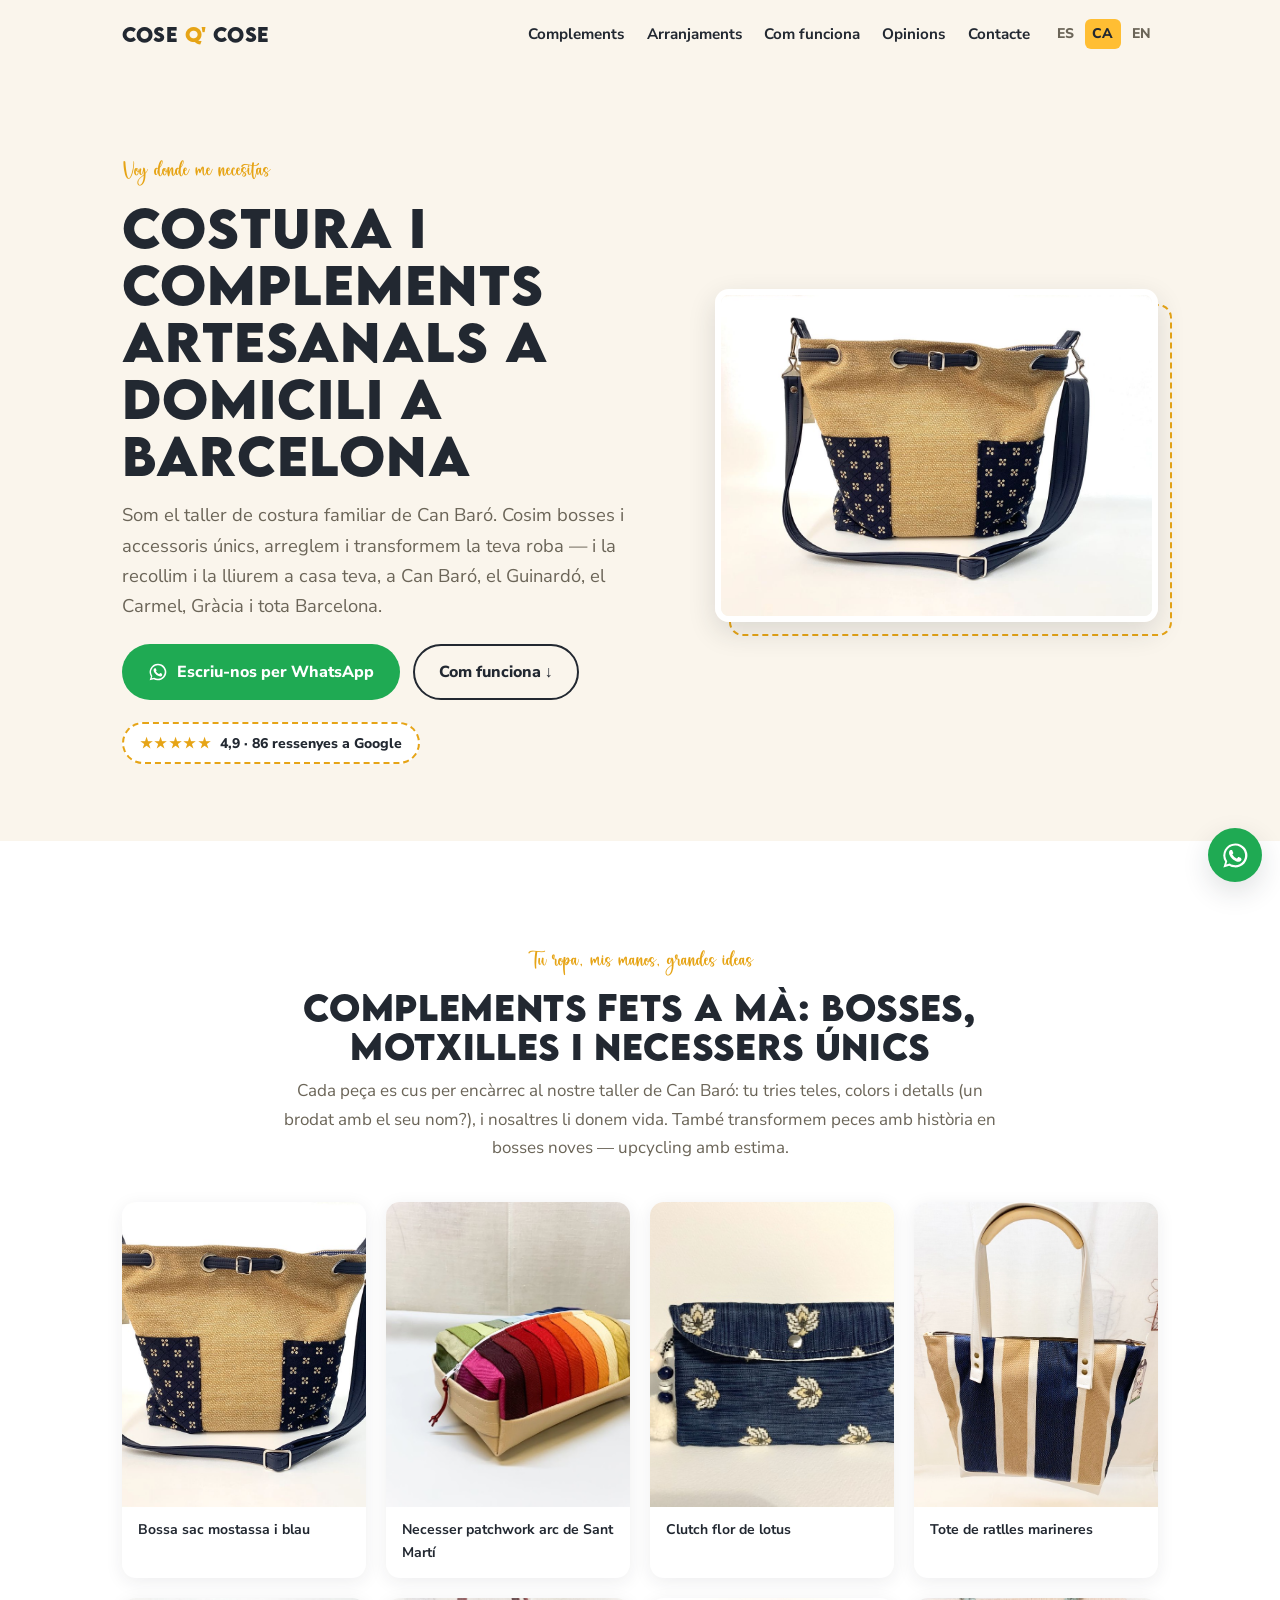
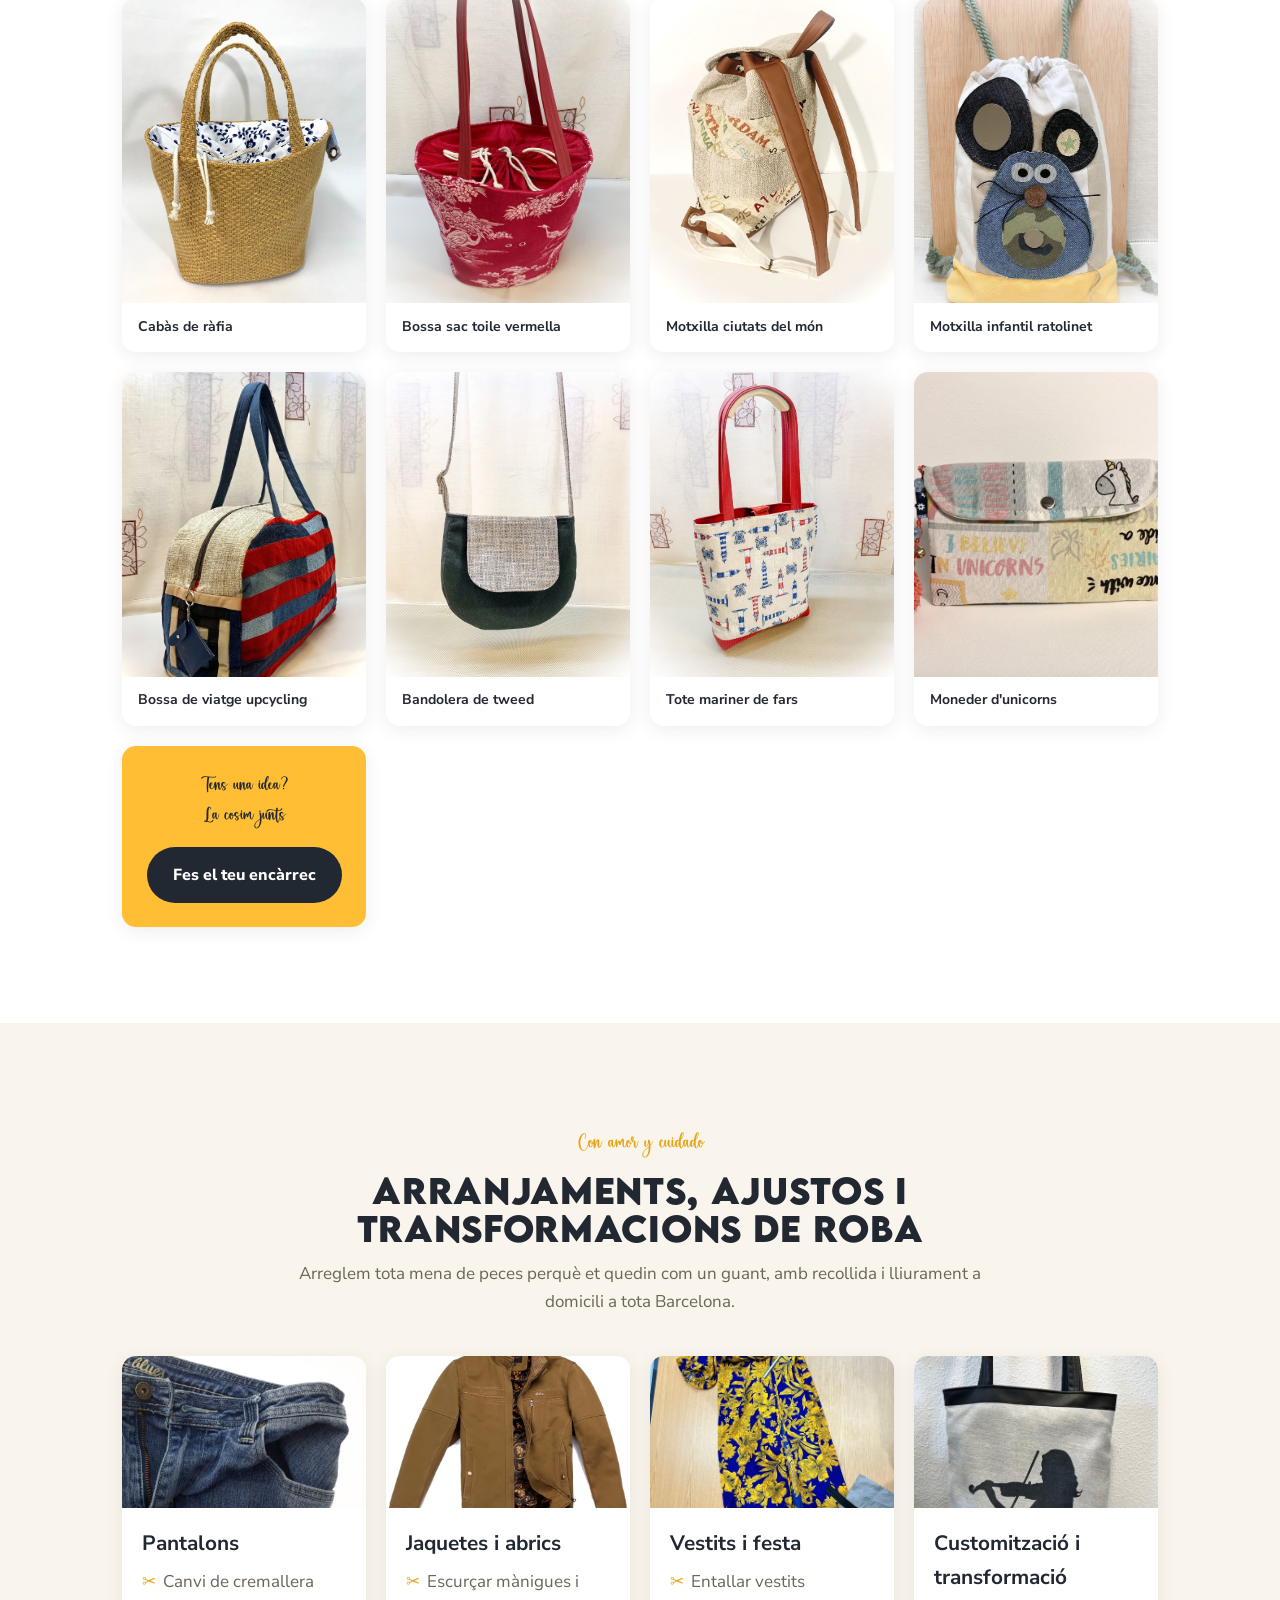
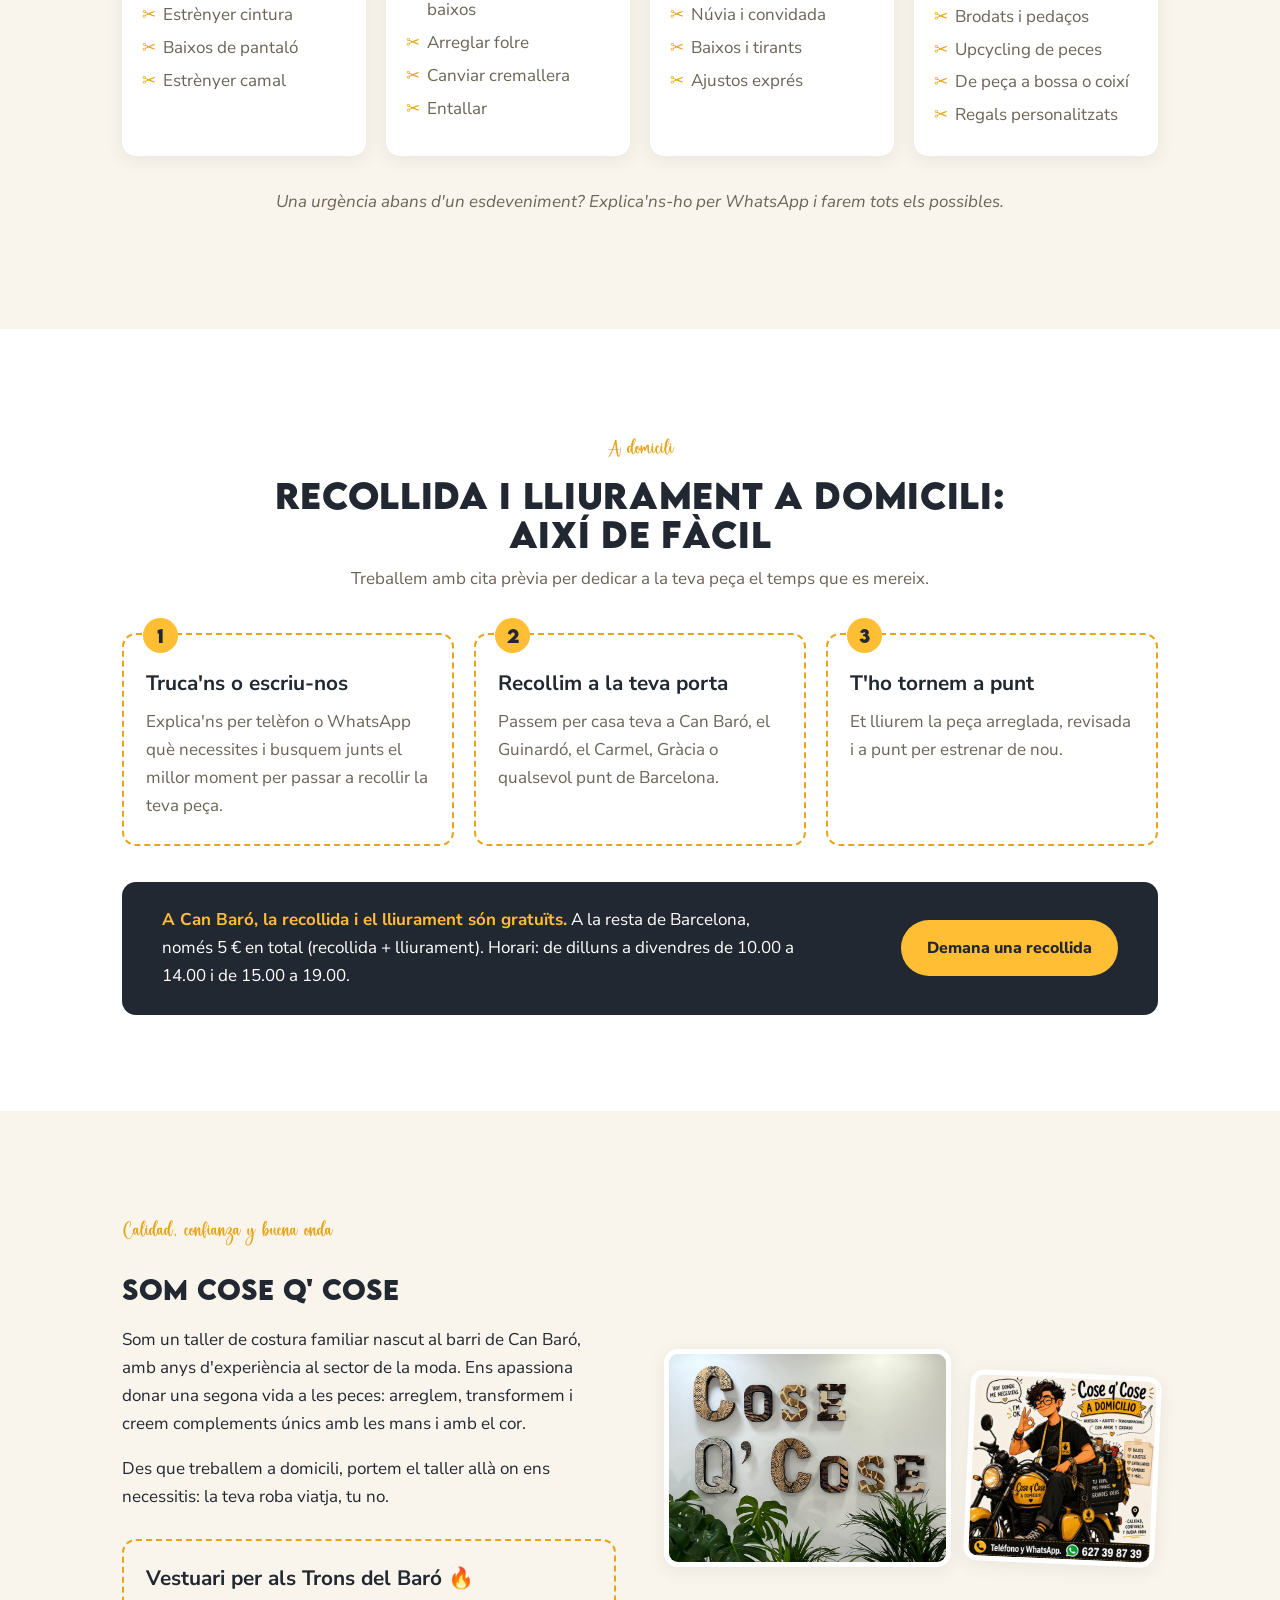
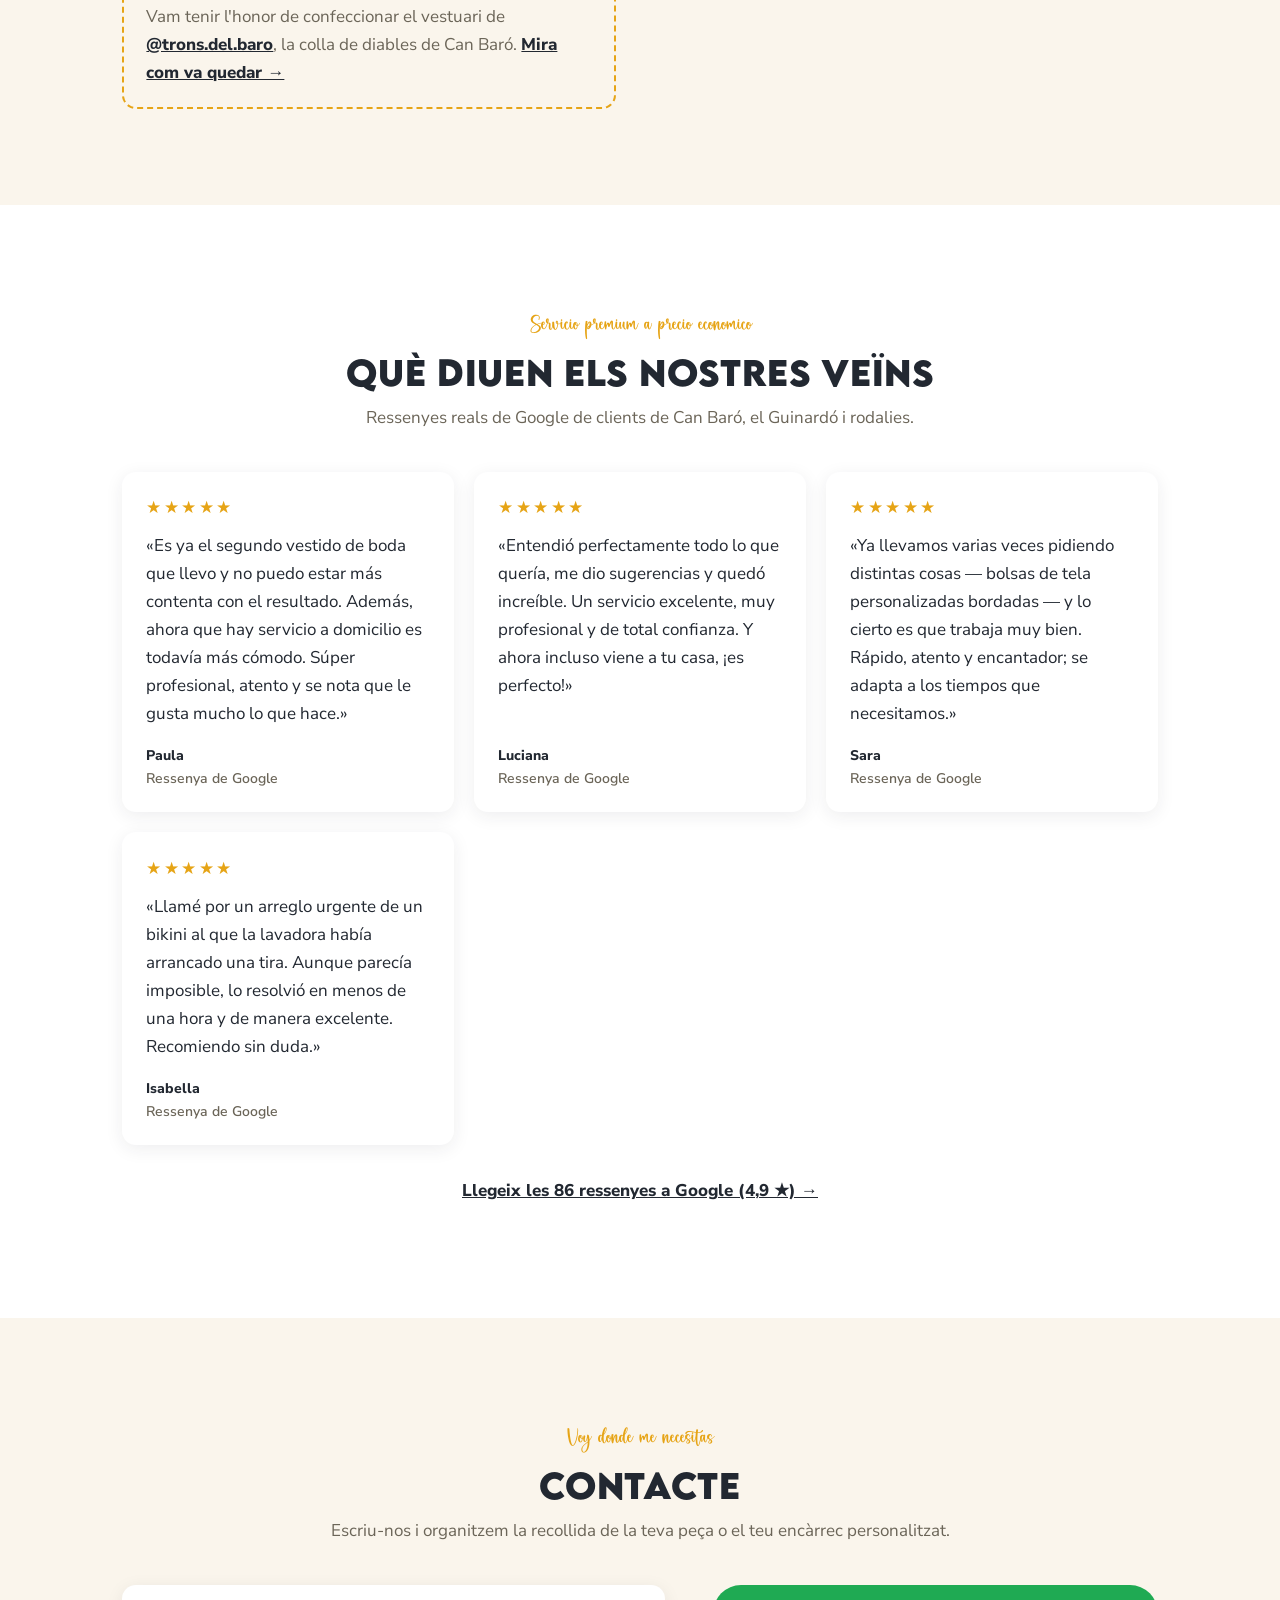
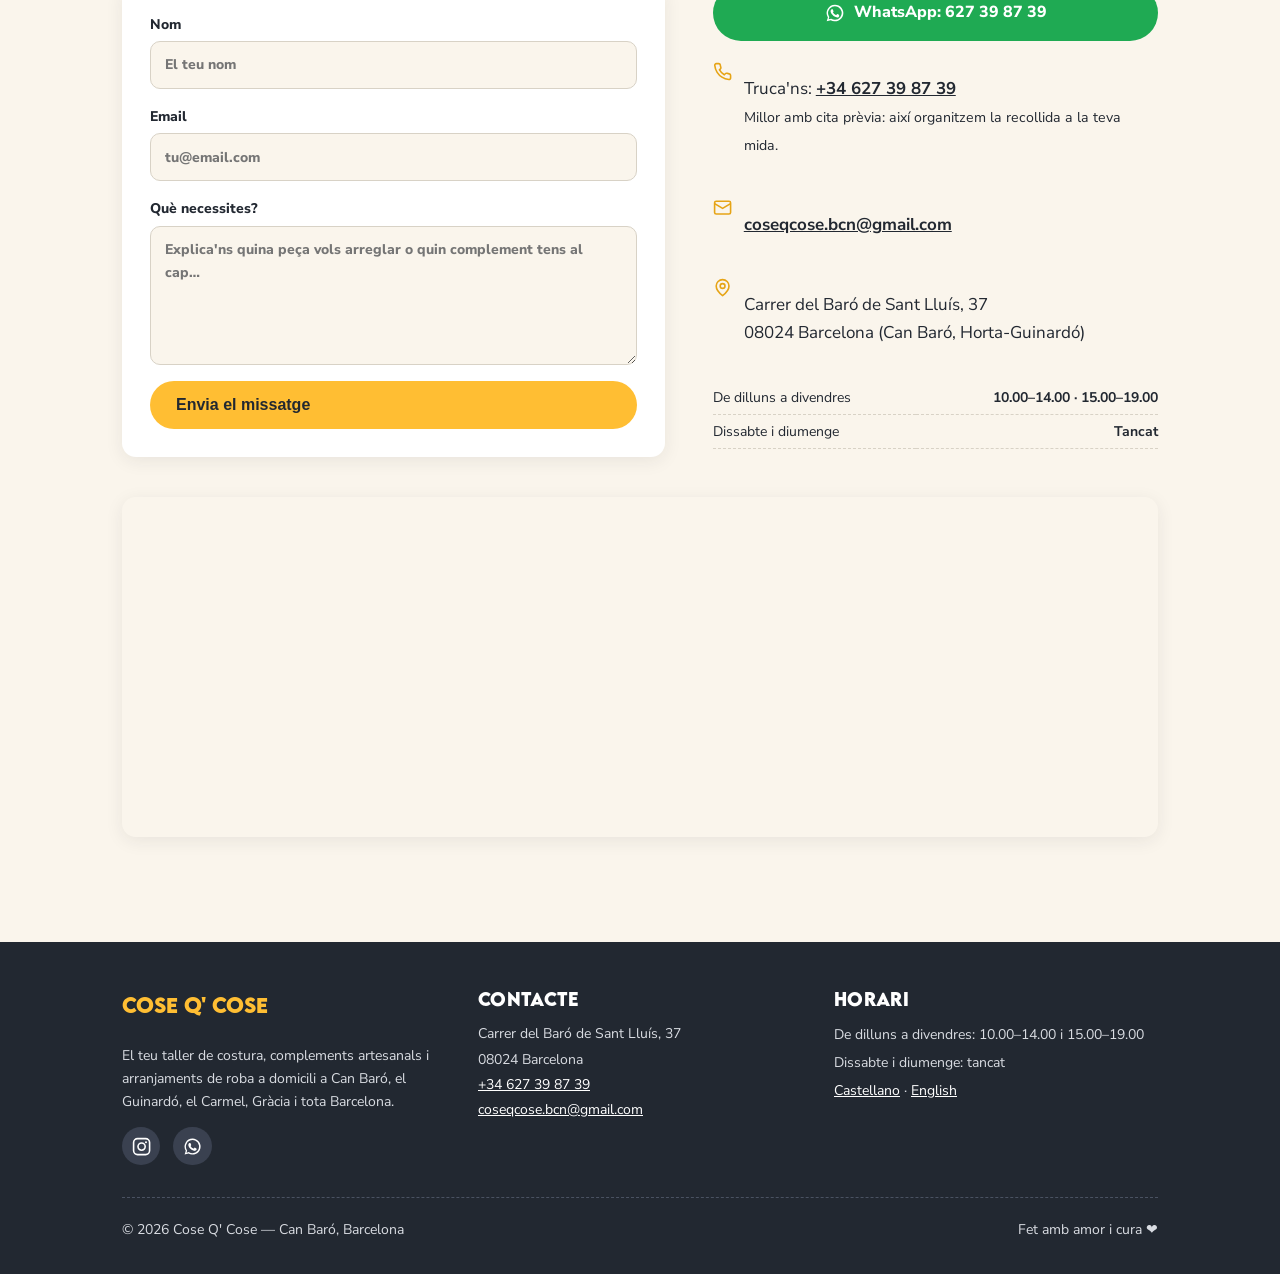
<file: ca/index.html>
<!DOCTYPE html>
<html lang="ca">

<head>
  <!-- ============================================================
    SYNC CHECKLIST — si edites dades del negoci, canvia-les també
    a /index.html i /en/index.html:
      Telèfon/WhatsApp: +34 627 39 87 39 (tel:+34627398739 / wa.me/34627398739)
      Email: coseqcose.bcn@gmail.com
      Adreça: Carrer del Baró de Sant Lluís, 37, 08024 Barcelona
      Horari: dl–dv 10.00–14.00 i 15.00–19.00 · Dissabte i diumenge tancat
      Recollida: Can Baró gratis · Resta de Barcelona 5 € (recollida + lliurament)
      Valoració: 4,9 · 86 ressenyes
    Verificar: grep -rn "627" index.html ca en | sort
  ============================================================ -->
  <meta charset="utf-8" />
  <meta name="viewport" content="width=device-width, initial-scale=1" />

  <title>Arranjaments de roba i bosses artesanals a domicili a Can Baró i el Guinardó | Cose Q' Cose</title>
  <meta name="description"
    content="Taller de costura familiar amb recollida i lliurament a domicili a Can Baró, el Guinardó, el Carmel, Gràcia i tota Barcelona. Bosses fetes a mà, arranjaments de roba i transformacions. Truca'ns o escriu-nos per WhatsApp i ho organitzem." />

  <link rel="canonical" href="https://www.coseqcose.com/ca/" />
  <link rel="alternate" hreflang="es" href="https://www.coseqcose.com/" />
  <link rel="alternate" hreflang="ca" href="https://www.coseqcose.com/ca/" />
  <link rel="alternate" hreflang="en" href="https://www.coseqcose.com/en/" />
  <link rel="alternate" hreflang="x-default" href="https://www.coseqcose.com/" />

  <meta property="og:type" content="website" />
  <meta property="og:site_name" content="Cose Q' Cose" />
  <meta property="og:title" content="Cose Q' Cose — costura i complements artesanals a domicili a Barcelona" />
  <meta property="og:description"
    content="Bosses fetes a mà i arranjaments de roba amb recollida i lliurament a domicili a Can Baró, el Guinardó, el Carmel, Gràcia i tota Barcelona." />
  <meta property="og:url" content="https://www.coseqcose.com/ca/" />
  <meta property="og:image" content="https://www.coseqcose.com/images/og-image.jpg" />
  <meta property="og:image:alt" content="Bosses artesanals fetes a mà al taller Cose Q' Cose de Can Baró, Barcelona" />
  <meta property="og:image:width" content="1200" />
  <meta property="og:image:height" content="630" />
  <meta property="og:locale" content="ca_ES" />
  <meta property="og:locale:alternate" content="es_ES" />
  <meta property="og:locale:alternate" content="en_GB" />
  <meta name="twitter:card" content="summary_large_image" />
  <meta name="twitter:title" content="Cose Q' Cose — costura i complements artesanals a domicili a Barcelona" />
  <meta name="twitter:description" content="Bosses fetes a mà i arranjaments de roba amb recollida i lliurament a domicili a Can Baró, el Guinardó, el Carmel, Gràcia i tota Barcelona." />
  <meta name="twitter:image" content="https://www.coseqcose.com/images/og-image.jpg" />
  <meta name="twitter:image:alt" content="Bosses artesanals fetes a mà al taller Cose Q' Cose de Can Baró, Barcelona" />

  <link rel="icon" href="../favicon.svg" type="image/svg+xml" />
  <link rel="apple-touch-icon" sizes="180x180" href="../apple-touch-icon.png" />
  <link rel="manifest" href="/manifest.webmanifest" />
  <meta name="theme-color" content="#ffbe33" />

  <link rel="preload" href="../fonts/lemonmilk.otf" as="font" type="font/otf" crossorigin />
  <link rel="preconnect" href="https://fonts.googleapis.com" />
  <link rel="preconnect" href="https://fonts.gstatic.com" crossorigin />
  <link href="https://fonts.googleapis.com/css2?family=Nunito+Sans:wght@400;600;700;800&display=swap" rel="stylesheet" />
  <link rel="stylesheet" href="../css/main.css" />

  <script type="application/ld+json">
  {
    "@context": "https://schema.org",
    "@type": "LocalBusiness",
    "@id": "https://www.coseqcose.com/#negocio",
    "name": "Cose Q' Cose",
    "description": "Taller de costura familiar amb servei de recollida i lliurament a domicili a Barcelona: bosses i complements artesanals, arranjaments i transformacions de roba.",
    "url": "https://www.coseqcose.com/ca/",
    "telephone": "+34627398739",
    "email": "coseqcose.bcn@gmail.com",
    "image": "https://www.coseqcose.com/images/og-image.jpg",
    "priceRange": "€",
    "address": {
      "@type": "PostalAddress",
      "streetAddress": "Carrer del Baró de Sant Lluís, 37",
      "addressLocality": "Barcelona",
      "addressRegion": "Barcelona",
      "postalCode": "08024",
      "addressCountry": "ES"
    },
    "geo": { "@type": "GeoCoordinates", "latitude": 41.4164482, "longitude": 2.1630407 },
    "areaServed": [
      { "@type": "Place", "name": "Can Baró, Barcelona" },
      { "@type": "Place", "name": "El Guinardó, Barcelona" },
      { "@type": "Place", "name": "El Carmel, Barcelona" },
      { "@type": "Place", "name": "Gràcia, Barcelona" },
      { "@type": "City", "name": "Barcelona" }
    ],
    "openingHoursSpecification": [
      {
        "@type": "OpeningHoursSpecification",
        "dayOfWeek": ["Monday", "Tuesday", "Wednesday", "Thursday", "Friday"],
        "opens": "10:00",
        "closes": "14:00"
      },
      {
        "@type": "OpeningHoursSpecification",
        "dayOfWeek": ["Monday", "Tuesday", "Wednesday", "Thursday", "Friday"],
        "opens": "15:00",
        "closes": "19:00"
      }
    ],
    "aggregateRating": { "@type": "AggregateRating", "ratingValue": "4.9", "reviewCount": "86" },
    "review": [
      {
        "@type": "Review",
        "author": { "@type": "Person", "name": "Paula" },
        "reviewRating": { "@type": "Rating", "ratingValue": "5", "bestRating": "5" },
        "reviewBody": "Es ya el segundo vestido de boda que llevo y no puedo estar más contenta con el resultado. Además, ahora que hay servicio a domicilio es todavía más cómodo. Súper profesional, atento y se nota que le gusta mucho lo que hace.",
        "inLanguage": "es"
      },
      {
        "@type": "Review",
        "author": { "@type": "Person", "name": "Luciana" },
        "reviewRating": { "@type": "Rating", "ratingValue": "5", "bestRating": "5" },
        "reviewBody": "Entendió perfectamente todo lo que quería, me dio sugerencias y quedó increíble. Un servicio excelente, muy profesional y de total confianza. Y ahora incluso viene a tu casa, ¡es perfecto!",
        "inLanguage": "es"
      },
      {
        "@type": "Review",
        "author": { "@type": "Person", "name": "Sara" },
        "reviewRating": { "@type": "Rating", "ratingValue": "5", "bestRating": "5" },
        "reviewBody": "Ya llevamos varias veces pidiendo distintas cosas — bolsas de tela personalizadas bordadas — y lo cierto es que trabaja muy bien. Rápido, atento y encantador; se adapta a los tiempos que necesitamos.",
        "inLanguage": "es"
      },
      {
        "@type": "Review",
        "author": { "@type": "Person", "name": "Isabella" },
        "reviewRating": { "@type": "Rating", "ratingValue": "5", "bestRating": "5" },
        "reviewBody": "Llamé por un arreglo urgente de un bikini al que la lavadora había arrancado una tira. Aunque parecía imposible, lo resolvió en menos de una hora y de manera excelente. Recomiendo sin duda.",
        "inLanguage": "es"
      }
    ],
    "sameAs": [
      "https://www.instagram.com/coseqcose.bcn/",
      "https://maps.app.goo.gl/PLKGwGQZFfFuwniM7"
    ]
  }
  </script>
</head>

<body>

  <header class="site-header">
    <div class="container header-inner">
      <a class="brand" href="./">Cose <span>Q'</span> Cose</a>
      <button class="nav-toggle" type="button" aria-expanded="false" aria-controls="menu-principal"
        aria-label="Obre el menú">
        <svg viewBox="0 0 24 24" fill="none" stroke="currentColor" stroke-width="2.5" stroke-linecap="round">
          <line x1="4" y1="6" x2="20" y2="6" />
          <line x1="4" y1="12" x2="20" y2="12" />
          <line x1="4" y1="18" x2="20" y2="18" />
        </svg>
      </button>
      <nav class="site-nav" id="menu-principal" aria-label="Principal">
        <ul>
          <li><a href="#complements">Complements</a></li>
          <li><a href="#arranjaments">Arranjaments</a></li>
          <li><a href="#com-funciona">Com funciona</a></li>
          <li><a href="#opinions">Opinions</a></li>
          <li><a href="#contacte">Contacte</a></li>
        </ul>
      </nav>
      <nav class="lang-switch" aria-label="Idioma">
        <a href="../" lang="es">ES</a>
        <a href="./" aria-current="page" lang="ca">CA</a>
        <a href="../en/" lang="en">EN</a>
      </nav>
    </div>
  </header>

  <main>

    <!-- ============ HERO ============ -->
    <section class="hero">
      <div class="container hero-grid">
        <div>
          <span class="eyebrow" lang="es">Voy donde me necesitas</span>
          <h1>Costura i complements artesanals a domicili a Barcelona</h1>
          <p class="lead">Som el taller de costura familiar de Can Baró. Cosim bosses i accessoris únics,
            arreglem i transformem la teva roba — i la recollim i la lliurem a casa teva, a Can Baró,
            el Guinardó, el Carmel, Gràcia i tota Barcelona.</p>
          <div class="hero-ctas">
            <a class="btn btn-whatsapp"
              href="https://wa.me/34627398739?text=Hola!%20Vull%20demanar%20una%20recollida%20a%20domicili."
              target="_blank" rel="noopener">
              <svg viewBox="0 0 24 24" fill="currentColor" aria-hidden="true">
                <path d="M12 2a10 10 0 0 0-8.5 15.3L2 22l4.9-1.4A10 10 0 1 0 12 2Zm0 18.2c-1.6 0-3.1-.4-4.4-1.2l-.3-.2-2.9.8.8-2.8-.2-.3A8.2 8.2 0 1 1 12 20.2Zm4.6-6.1c-.3-.1-1.5-.7-1.7-.8-.2-.1-.4-.1-.6.1-.2.3-.6.8-.8 1-.1.2-.3.2-.5.1a6.7 6.7 0 0 1-3.4-3c-.3-.4 0-.5.2-.7l.4-.5c.1-.2.1-.3 0-.5l-.8-1.9c-.2-.5-.4-.4-.6-.4h-.5c-.2 0-.5.1-.7.3-.2.3-.9.9-.9 2.2s.9 2.5 1 2.7c.1.2 1.8 2.8 4.4 3.9.6.3 1.1.4 1.5.6.6.2 1.2.2 1.6.1.5-.1 1.5-.6 1.7-1.2.2-.6.2-1.1.2-1.2l-.4-.3Z" />
              </svg>
              Escriu-nos per WhatsApp
            </a>
            <a class="btn btn-outline" href="#com-funciona">Com funciona ↓</a>
          </div>
          <a class="rating-badge" href="https://maps.app.goo.gl/PLKGwGQZFfFuwniM7" target="_blank" rel="noopener">
            <span class="stars" aria-hidden="true">★★★★★</span> 4,9 · 86 ressenyes a Google
          </a>
        </div>
        <figure class="hero-figure">
          <img src="../images/bolsos/bolso-saco-mostaza-azul.jpg" width="1200" height="900" fetchpriority="high"
            alt="Bossa sac artesanal mostassa i blau marí feta a mà al nostre taller de costura de Can Baró, Barcelona" />
        </figure>
      </div>
    </section>

    <!-- ============ COMPLEMENTS ============ -->
    <section class="section section-alt" id="complements">
      <div class="container">
        <div class="section-head">
          <span class="eyebrow" lang="es">Tu ropa, mis manos, grandes ideas</span>
          <h2>Complements fets a mà: bosses, motxilles i necessers únics</h2>
          <p class="lead">Cada peça es cus per encàrrec al nostre taller de Can Baró: tu tries teles, colors i
            detalls (un brodat amb el seu nom?), i nosaltres li donem vida. També transformem peces amb història
            en bosses noves — upcycling amb estima.</p>
        </div>
        <div class="gallery">
          <figure>
            <img src="../images/bolsos/bolso-saco-mostaza-azul.jpg" loading="eager" width="1200" height="900"
              alt="Bossa sac artesanal mostassa i blau marí amb butxaques estampades, feta a mà a Barcelona" />
            <figcaption>Bossa sac mostassa i blau</figcaption>
          </figure>
          <figure>
            <img src="../images/bolsos/neceser-patchwork-arcoiris.jpg" loading="eager" width="900" height="675"
              alt="Necesser patchwork arc de Sant Martí de lona cosit a mà, complement artesanal de Cose Q' Cose Barcelona" />
            <figcaption>Necesser patchwork arc de Sant Martí</figcaption>
          </figure>
          <figure>
            <img src="../images/bolsos/clutch-flor-de-loto-azul.jpg" loading="eager" width="900" height="675"
              alt="Clutch artesanal blau amb flors de lotus i pompó, fet a mà al nostre taller de costura" />
            <figcaption>Clutch flor de lotus</figcaption>
          </figure>
          <figure>
            <img src="../images/bolsos/bolso-tote-rayas-azul-beige.jpg" loading="lazy" width="675" height="900"
              alt="Bossa tote artesanal de ratlles blau marí i beix amb nanses blanques, feta a mà a Barcelona" />
            <figcaption>Tote de ratlles marineres</figcaption>
          </figure>
          <figure>
            <img src="../images/bolsos/capazo-rafia-verano.jpg" loading="lazy" width="675" height="900"
              alt="Cabàs de ràfia d'estiu amb folre de flors blaves, bossa artesanal feta a Can Baró" />
            <figcaption>Cabàs de ràfia</figcaption>
          </figure>
          <figure>
            <img src="../images/bolsos/bolso-saco-toile-rojo.jpg" loading="lazy" width="675" height="900"
              alt="Bossa sac artesanal de tela toile vermella amb cordó, cosida a mà a Barcelona" />
            <figcaption>Bossa sac toile vermella</figcaption>
          </figure>
          <figure>
            <img src="../images/bolsos/mochila-ciudades-del-mundo.jpg" loading="lazy" width="675" height="900"
              alt="Motxilla artesanal de tela amb noms de ciutats del món i corretges marrons, feta a mà" />
            <figcaption>Motxilla ciutats del món</figcaption>
          </figure>
          <figure>
            <img src="../images/bolsos/mochila-infantil-ratona.jpg" loading="lazy" width="675" height="900"
              alt="Motxilla infantil de cordes amb ratolinet de tela texana, complement personalitzat per a infants" />
            <figcaption>Motxilla infantil ratolinet</figcaption>
          </figure>
          <figure>
            <img src="../images/bolsos/bolsa-viaje-vaquera-roja.jpg" loading="lazy" width="675" height="900"
              alt="Bossa de viatge artesanal de patchwork texà i vermell, tela reciclada, upcycling a Barcelona" />
            <figcaption>Bossa de viatge upcycling</figcaption>
          </figure>
          <figure>
            <img src="../images/bolsos/bandolera-tweed-negro.jpg" loading="lazy" width="675" height="900"
              alt="Bandolera artesanal negra amb solapa de tweed gris, bossa feta a mà a Can Baró, Barcelona" />
            <figcaption>Bandolera de tweed</figcaption>
          </figure>
          <figure>
            <img src="../images/bolsos/bolso-tote-faro-marinero.jpg" loading="lazy" width="675" height="900"
              alt="Bossa tote marinera amb estampat de fars i nanses vermelles, cosida a mà a Barcelona" />
            <figcaption>Tote mariner de fars</figcaption>
          </figure>
          <figure>
            <img src="../images/bolsos/neceser-infantil-unicornio.jpg" loading="lazy" width="900" height="720"
              alt="Moneder infantil artesanal amb unicorns i pompó corall, regal personalitzat fet a mà" />
            <figcaption>Moneder d'unicorns</figcaption>
          </figure>
          <div class="gallery-cta">
            <p>Tens una idea?<br />La cosim junts</p>
            <a class="btn btn-whatsapp"
              href="https://wa.me/34627398739?text=Hola!%20Vull%20encarregar%20un%20complement%20personalitzat."
              target="_blank" rel="noopener">Fes el teu encàrrec</a>
          </div>
        </div>
      </div>
    </section>

    <!-- ============ ARRANJAMENTS ============ -->
    <section class="section" id="arranjaments">
      <div class="container">
        <div class="section-head">
          <span class="eyebrow" lang="es">Con amor y cuidado</span>
          <h2>Arranjaments, ajustos i transformacions de roba</h2>
          <p class="lead">Arreglem tota mena de peces perquè et quedin com un guant, amb recollida i lliurament
            a domicili a tota Barcelona.</p>
        </div>
        <div class="cards">
          <article class="card">
            <img src="../images/arreglo-pantalones-vaqueros.jpg" loading="lazy" width="700" height="466"
              alt="Arranjament de pantalons texans: canvi de cremallera i baixos a Barcelona" />
            <div class="card-body">
              <h3>Pantalons</h3>
              <ul>
                <li>Canvi de cremallera</li>
                <li>Estrènyer cintura</li>
                <li>Baixos de pantaló</li>
                <li>Estrènyer camal</li>
              </ul>
            </div>
          </article>
          <article class="card">
            <img src="../images/arreglo-chaqueta.jpg" loading="lazy" width="700" height="466"
              alt="Arranjament de jaquetes i abrics: mànigues, folre i cremalleres a Barcelona" />
            <div class="card-body">
              <h3>Jaquetes i abrics</h3>
              <ul>
                <li>Escurçar mànigues i baixos</li>
                <li>Arreglar folre</li>
                <li>Canviar cremallera</li>
                <li>Entallar</li>
              </ul>
            </div>
          </article>
          <article class="card">
            <img src="../images/arreglo-vestido.jpg" loading="lazy" width="525" height="700"
              alt="Ajust de vestits de festa i núvia al taller de costura de Can Baró, Barcelona" />
            <div class="card-body">
              <h3>Vestits i festa</h3>
              <ul>
                <li>Entallar vestits</li>
                <li>Núvia i convidada</li>
                <li>Baixos i tirants</li>
                <li>Ajustos exprés</li>
              </ul>
            </div>
          </article>
          <article class="card">
            <img src="../images/customizacion-prenda.jpg" loading="lazy" width="700" height="466"
              alt="Customització i transformació de peces: brodats, pedaços i upcycling a Barcelona" />
            <div class="card-body">
              <h3>Customització i transformació</h3>
              <ul>
                <li>Brodats i pedaços</li>
                <li>Upcycling de peces</li>
                <li>De peça a bossa o coixí</li>
                <li>Regals personalitzats</li>
              </ul>
            </div>
          </article>
        </div>
        <p class="note">Una urgència abans d'un esdeveniment? Explica'ns-ho per WhatsApp i farem tots els
          possibles.</p>
      </div>
    </section>

    <!-- ============ COM FUNCIONA ============ -->
    <section class="section section-alt" id="com-funciona">
      <div class="container">
        <div class="section-head">
          <span class="eyebrow">A domicili</span>
          <h2>Recollida i lliurament a domicili: així de fàcil</h2>
          <p class="lead">Treballem amb cita prèvia per dedicar a la teva peça el temps que es mereix.</p>
        </div>
        <div class="steps">
          <div class="step">
            <h3>Truca'ns o escriu-nos</h3>
            <p>Explica'ns per telèfon o WhatsApp què necessites i busquem junts el millor moment per passar a
              recollir la teva peça.</p>
          </div>
          <div class="step">
            <h3>Recollim a la teva porta</h3>
            <p>Passem per casa teva a Can Baró, el Guinardó, el Carmel, Gràcia o qualsevol punt de Barcelona.</p>
          </div>
          <div class="step">
            <h3>T'ho tornem a punt</h3>
            <p>Et lliurem la peça arreglada, revisada i a punt per estrenar de nou.</p>
          </div>
        </div>
        <div class="pricing-strip">
          <p><strong>A Can Baró, la recollida i el lliurament són gratuïts.</strong> A la resta de Barcelona,
            només 5&nbsp;€ en total (recollida + lliurament). Horari: de dilluns a divendres de 10.00 a 14.00 i
            de 15.00 a 19.00.</p>
          <a class="btn btn-primary"
            href="https://wa.me/34627398739?text=Hola!%20Vull%20demanar%20una%20recollida%20a%20domicili."
            target="_blank" rel="noopener">Demana una recollida</a>
        </div>
      </div>
    </section>

    <!-- ============ NOSALTRES ============ -->
    <section class="section" id="nosaltres">
      <div class="container about-grid">
        <div>
          <span class="eyebrow" lang="es">Calidad, confianza y buena onda</span>
          <h2>Som Cose Q' Cose</h2>
          <p>Som un taller de costura familiar nascut al barri de Can Baró, amb anys d'experiència al sector de
            la moda. Ens apassiona donar una segona vida a les peces: arreglem, transformem i creem complements
            únics amb les mans i amb el cor.</p>
          <p>Des que treballem a domicili, portem el taller allà on ens necessitis: la teva roba viatja, tu no.</p>
          <div class="collab">
            <h3>Vestuari per als Trons del Baró 🔥</h3>
            <p>Vam tenir l'honor de confeccionar el vestuari de <a href="https://www.instagram.com/trons.del.baro/"
                target="_blank" rel="noopener">@trons.del.baro</a>, la colla de diables de Can Baró.
              <a href="https://www.instagram.com/p/DZ0U4PajDjB/" target="_blank" rel="noopener">Mira com va quedar →</a>
            </p>
          </div>
        </div>
        <div class="about-photos">
          <img src="../images/taller-can-baro-mural.jpg" loading="lazy" width="900" height="675"
            alt="Mural del taller de costura Cose Q' Cose al barri de Can Baró, Barcelona" />
          <img src="../images/flyer-cose-q-cose.jpg" loading="lazy" width="1000" height="1000"
            alt="Flyer il·lustrat de Cose Q' Cose: servei de costura a domicili a Barcelona — voy donde me necesitas" />
        </div>
      </div>
    </section>

    <!-- ============ OPINIONS ============ -->
    <section class="section section-alt" id="opinions">
      <div class="container">
        <div class="section-head">
          <span class="eyebrow" lang="es">Servicio premium a precio económico</span>
          <h2>Què diuen els nostres veïns</h2>
          <p class="lead">Ressenyes reals de Google de clients de Can Baró, el Guinardó i rodalies.</p>
        </div>
        <div class="reviews">
          <figure class="review">
            <div class="stars" aria-label="5 estrelles">★★★★★</div>
            <blockquote lang="es">«Es ya el segundo vestido de boda que llevo y no puedo estar más contenta con
              el resultado. Además, ahora que hay servicio a domicilio es todavía más cómodo. Súper profesional,
              atento y se nota que le gusta mucho lo que hace.»</blockquote>
            <figcaption>Paula <span>Ressenya de Google</span></figcaption>
          </figure>
          <figure class="review">
            <div class="stars" aria-label="5 estrelles">★★★★★</div>
            <blockquote lang="es">«Entendió perfectamente todo lo que quería, me dio sugerencias y quedó
              increíble. Un servicio excelente, muy profesional y de total confianza. Y ahora incluso viene a tu
              casa, ¡es perfecto!»</blockquote>
            <figcaption>Luciana <span>Ressenya de Google</span></figcaption>
          </figure>
          <figure class="review">
            <div class="stars" aria-label="5 estrelles">★★★★★</div>
            <blockquote lang="es">«Ya llevamos varias veces pidiendo distintas cosas — bolsas de tela
              personalizadas bordadas — y lo cierto es que trabaja muy bien. Rápido, atento y encantador; se
              adapta a los tiempos que necesitamos.»</blockquote>
            <figcaption>Sara <span>Ressenya de Google</span></figcaption>
          </figure>
          <figure class="review">
            <div class="stars" aria-label="5 estrelles">★★★★★</div>
            <blockquote lang="es">«Llamé por un arreglo urgente de un bikini al que la lavadora había arrancado
              una tira. Aunque parecía imposible, lo resolvió en menos de una hora y de manera excelente.
              Recomiendo sin duda.»</blockquote>
            <figcaption>Isabella <span>Ressenya de Google</span></figcaption>
          </figure>
        </div>
        <p class="reviews-footer">
          <a href="https://maps.app.goo.gl/PLKGwGQZFfFuwniM7" target="_blank" rel="noopener">Llegeix les 86
            ressenyes a Google (4,9 ★) →</a>
        </p>
      </div>
    </section>

    <!-- ============ CONTACTE ============ -->
    <section class="section" id="contacte">
      <div class="container">
        <div class="section-head">
          <span class="eyebrow" lang="es">Voy donde me necesitas</span>
          <h2>Contacte</h2>
          <p class="lead">Escriu-nos i organitzem la recollida de la teva peça o el teu encàrrec personalitzat.</p>
        </div>
        <div class="contact-grid">
          <form class="contact-form" action="https://formspree.io/f/mwkjabyv" method="POST">
            <input type="hidden" name="_subject" value="Consulta desde coseqcose.com (CA)" />
            <input type="text" name="_gotcha" style="display:none" tabindex="-1" autocomplete="off" />
            <label>Nom
              <input type="text" name="nombre" required autocomplete="name" placeholder="El teu nom" />
            </label>
            <label>Email
              <input type="email" name="email" required autocomplete="email" placeholder="tu@email.com" />
            </label>
            <label>Què necessites?
              <textarea name="message" rows="5" required
                placeholder="Explica'ns quina peça vols arreglar o quin complement tens al cap…"></textarea>
            </label>
            <button class="btn btn-primary" type="submit">Envia el missatge</button>
          </form>
          <div class="contact-info">
            <a class="btn btn-whatsapp"
              href="https://wa.me/34627398739?text=Hola!%20Vull%20demanar%20una%20recollida%20a%20domicili."
              target="_blank" rel="noopener">
              <svg viewBox="0 0 24 24" fill="currentColor" aria-hidden="true">
                <path d="M12 2a10 10 0 0 0-8.5 15.3L2 22l4.9-1.4A10 10 0 1 0 12 2Zm0 18.2c-1.6 0-3.1-.4-4.4-1.2l-.3-.2-2.9.8.8-2.8-.2-.3A8.2 8.2 0 1 1 12 20.2Zm4.6-6.1c-.3-.1-1.5-.7-1.7-.8-.2-.1-.4-.1-.6.1-.2.3-.6.8-.8 1-.1.2-.3.2-.5.1a6.7 6.7 0 0 1-3.4-3c-.3-.4 0-.5.2-.7l.4-.5c.1-.2.1-.3 0-.5l-.8-1.9c-.2-.5-.4-.4-.6-.4h-.5c-.2 0-.5.1-.7.3-.2.3-.9.9-.9 2.2s.9 2.5 1 2.7c.1.2 1.8 2.8 4.4 3.9.6.3 1.1.4 1.5.6.6.2 1.2.2 1.6.1.5-.1 1.5-.6 1.7-1.2.2-.6.2-1.1.2-1.2l-.4-.3Z" />
              </svg>
              WhatsApp: 627 39 87 39
            </a>
            <div class="info-line">
              <svg viewBox="0 0 24 24" fill="none" stroke="currentColor" stroke-width="2" aria-hidden="true">
                <path d="M22 16.9v3a2 2 0 0 1-2.2 2 19.8 19.8 0 0 1-8.6-3 19.5 19.5 0 0 1-6-6 19.8 19.8 0 0 1-3-8.7A2 2 0 0 1 4.1 2h3a2 2 0 0 1 2 1.7c.1 1 .4 2 .7 2.8a2 2 0 0 1-.5 2.1L8.1 9.9a16 16 0 0 0 6 6l1.3-1.2a2 2 0 0 1 2.1-.5c.9.3 1.9.6 2.8.7a2 2 0 0 1 1.7 2Z" />
              </svg>
              <p>Truca'ns: <a href="tel:+34627398739">+34 627 39 87 39</a><br />
                <small>Millor amb cita prèvia: així organitzem la recollida a la teva mida.</small></p>
            </div>
            <div class="info-line">
              <svg viewBox="0 0 24 24" fill="none" stroke="currentColor" stroke-width="2" aria-hidden="true">
                <rect x="2" y="4" width="20" height="16" rx="2" />
                <path d="m22 7-10 6L2 7" />
              </svg>
              <p><a href="mailto:coseqcose.bcn@gmail.com">coseqcose.bcn@gmail.com</a></p>
            </div>
            <div class="info-line">
              <svg viewBox="0 0 24 24" fill="none" stroke="currentColor" stroke-width="2" aria-hidden="true">
                <path d="M20 10c0 6-8 12-8 12S4 16 4 10a8 8 0 0 1 16 0Z" />
                <circle cx="12" cy="10" r="3" />
              </svg>
              <p>Carrer del Baró de Sant Lluís, 37<br />08024 Barcelona (Can Baró, Horta-Guinardó)</p>
            </div>
            <table class="hours-table">
              <caption class="visually-hidden">Horari d'atenció</caption>
              <tr>
                <td>De dilluns a divendres</td>
                <td>10.00–14.00 · 15.00–19.00</td>
              </tr>
              <tr>
                <td>Dissabte i diumenge</td>
                <td>Tancat</td>
              </tr>
            </table>
          </div>
        </div>
        <div class="map-embed">
          <iframe
            src="https://www.google.com/maps/embed?pb=!1m18!1m12!1m3!1d2992.097921511269!2d2.1642376154155287!3d41.415392979261476!2m3!1f0!2f0!3f0!3m2!1i1024!2i768!4f13.1!3m3!1m2!1s0x12a4a334c4b5065f%3A0x6a502cec780a64cc!2sCose%20Q&#39;%20Cose!5e0!3m2!1sca!2ses!4v1680348215170!5m2!1sca!2ses"
            loading="lazy" title="Mapa: Cose Q' Cose, Can Baró, Barcelona"
            referrerpolicy="no-referrer-when-downgrade" allowfullscreen></iframe>
        </div>
      </div>
    </section>

  </main>

  <footer class="site-footer">
    <div class="container">
      <div class="footer-grid">
        <div>
          <a class="brand-foot" href="./">Cose Q' Cose</a>
          <p>El teu taller de costura, complements artesanals i arranjaments de roba a domicili a Can Baró,
            el Guinardó, el Carmel, Gràcia i tota Barcelona.</p>
          <div class="footer-social">
            <a href="https://www.instagram.com/coseqcose.bcn/" target="_blank" rel="noopener"
              aria-label="Instagram de Cose Q' Cose">
              <svg viewBox="0 0 24 24" fill="none" stroke="currentColor" stroke-width="2" aria-hidden="true">
                <rect x="2" y="2" width="20" height="20" rx="5" />
                <circle cx="12" cy="12" r="4.5" />
                <circle cx="17.5" cy="6.5" r="1.3" fill="currentColor" stroke="none" />
              </svg>
            </a>
            <a href="https://wa.me/34627398739" target="_blank" rel="noopener"
              aria-label="WhatsApp de Cose Q' Cose">
              <svg viewBox="0 0 24 24" fill="currentColor" aria-hidden="true">
                <path d="M12 2a10 10 0 0 0-8.5 15.3L2 22l4.9-1.4A10 10 0 1 0 12 2Zm0 18.2c-1.6 0-3.1-.4-4.4-1.2l-.3-.2-2.9.8.8-2.8-.2-.3A8.2 8.2 0 1 1 12 20.2Zm4.6-6.1c-.3-.1-1.5-.7-1.7-.8-.2-.1-.4-.1-.6.1-.2.3-.6.8-.8 1-.1.2-.3.2-.5.1a6.7 6.7 0 0 1-3.4-3c-.3-.4 0-.5.2-.7l.4-.5c.1-.2.1-.3 0-.5l-.8-1.9c-.2-.5-.4-.4-.6-.4h-.5c-.2 0-.5.1-.7.3-.2.3-.9.9-.9 2.2s.9 2.5 1 2.7c.1.2 1.8 2.8 4.4 3.9.6.3 1.1.4 1.5.6.6.2 1.2.2 1.6.1.5-.1 1.5-.6 1.7-1.2.2-.6.2-1.1.2-1.2l-.4-.3Z" />
              </svg>
            </a>
          </div>
        </div>
        <div>
          <h2>Contacte</h2>
          <address>
            Carrer del Baró de Sant Lluís, 37<br />
            08024 Barcelona<br />
            <a href="tel:+34627398739">+34 627 39 87 39</a><br />
            <a href="mailto:coseqcose.bcn@gmail.com">coseqcose.bcn@gmail.com</a>
          </address>
        </div>
        <div>
          <h2>Horari</h2>
          <ul>
            <li>De dilluns a divendres: 10.00–14.00 i 15.00–19.00</li>
            <li>Dissabte i diumenge: tancat</li>
          </ul>
          <ul>
            <li><a href="../">Castellano</a> · <a href="../en/">English</a></li>
          </ul>
        </div>
      </div>
      <div class="footer-bottom">
        <span>© <span id="year">2026</span> Cose Q' Cose — Can Baró, Barcelona</span>
        <span>Fet amb amor i cura ❤</span>
      </div>
    </div>
  </footer>

  <a class="wa-float" href="https://wa.me/34627398739?text=Hola!%20Vull%20demanar%20una%20recollida%20a%20domicili."
    target="_blank" rel="noopener" aria-label="Escriu-nos per WhatsApp">
    <svg viewBox="0 0 24 24" fill="currentColor" aria-hidden="true">
      <path d="M12 2a10 10 0 0 0-8.5 15.3L2 22l4.9-1.4A10 10 0 1 0 12 2Zm0 18.2c-1.6 0-3.1-.4-4.4-1.2l-.3-.2-2.9.8.8-2.8-.2-.3A8.2 8.2 0 1 1 12 20.2Zm4.6-6.1c-.3-.1-1.5-.7-1.7-.8-.2-.1-.4-.1-.6.1-.2.3-.6.8-.8 1-.1.2-.3.2-.5.1a6.7 6.7 0 0 1-3.4-3c-.3-.4 0-.5.2-.7l.4-.5c.1-.2.1-.3 0-.5l-.8-1.9c-.2-.5-.4-.4-.6-.4h-.5c-.2 0-.5.1-.7.3-.2.3-.9.9-.9 2.2s.9 2.5 1 2.7c.1.2 1.8 2.8 4.4 3.9.6.3 1.1.4 1.5.6.6.2 1.2.2 1.6.1.5-.1 1.5-.6 1.7-1.2.2-.6.2-1.1.2-1.2l-.4-.3Z" />
    </svg>
  </a>

  <script src="../js/main.js" defer></script>
</body>

</html>
</file>
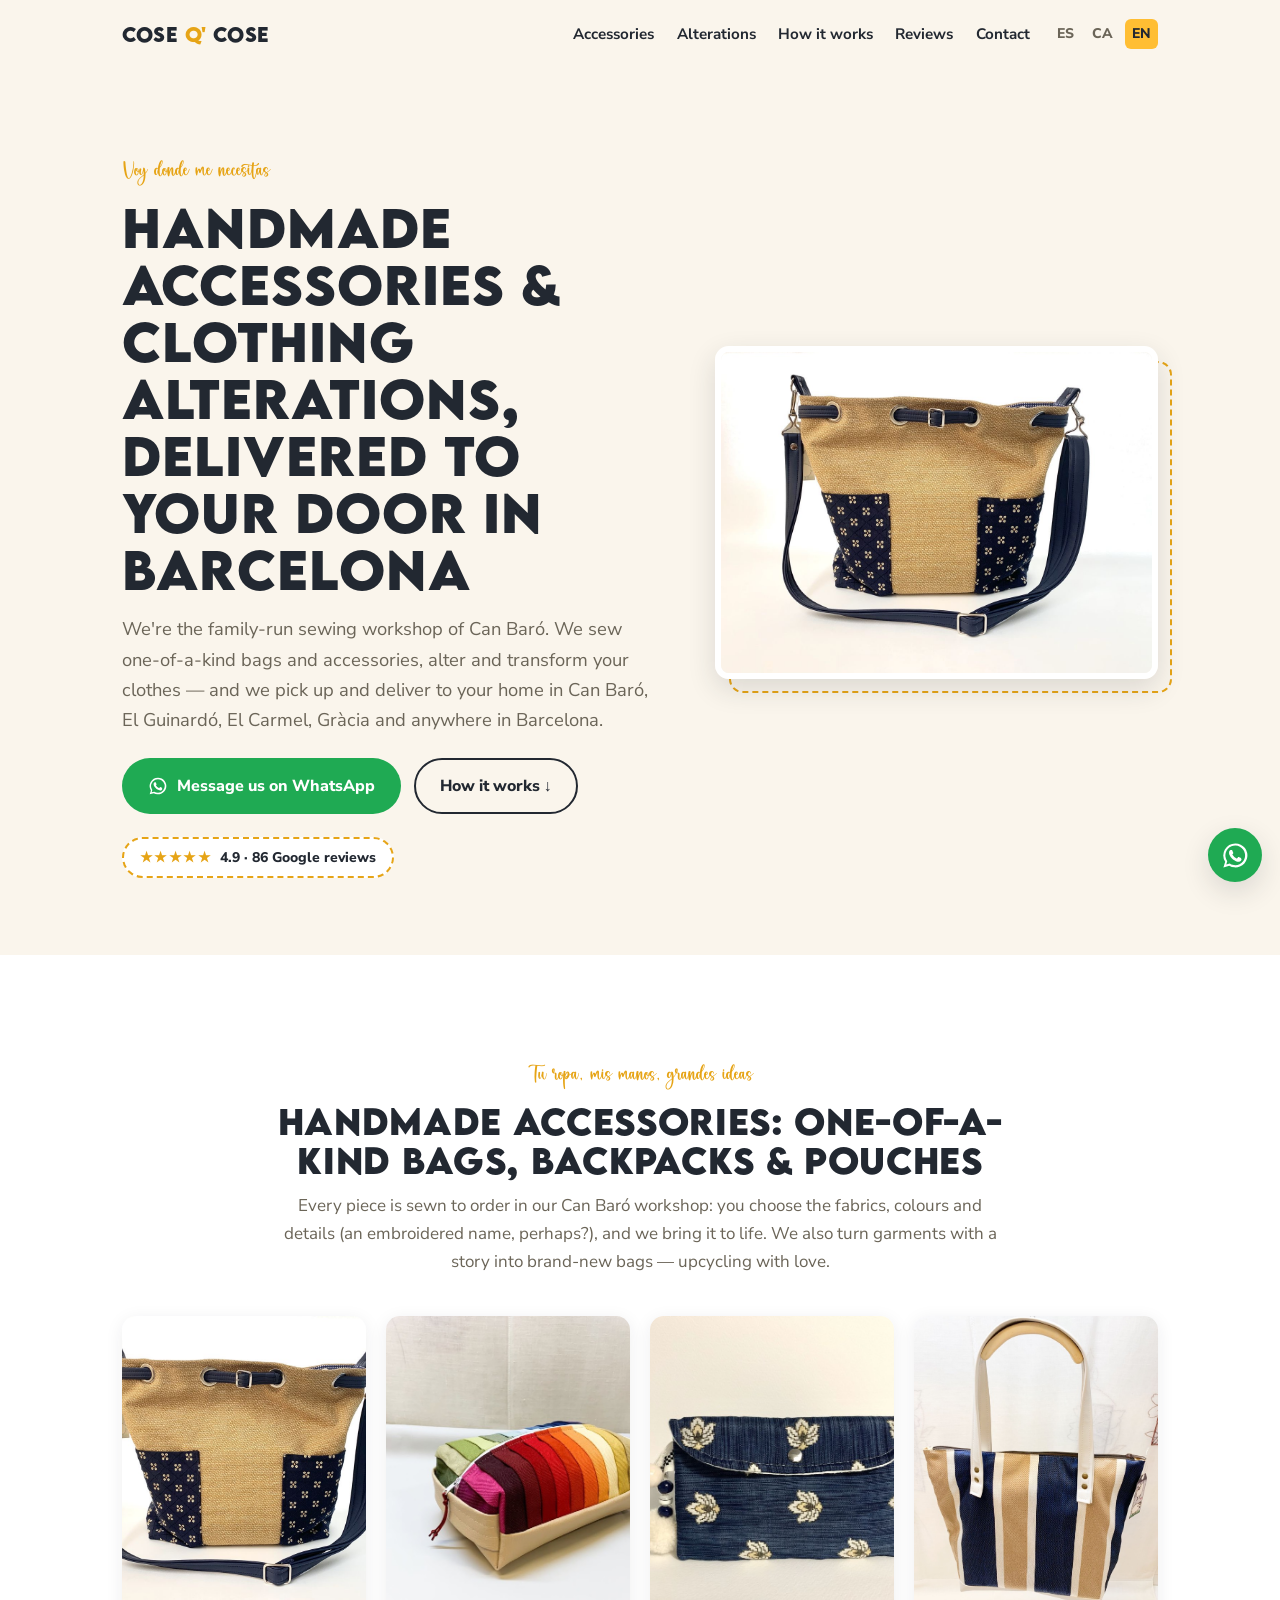
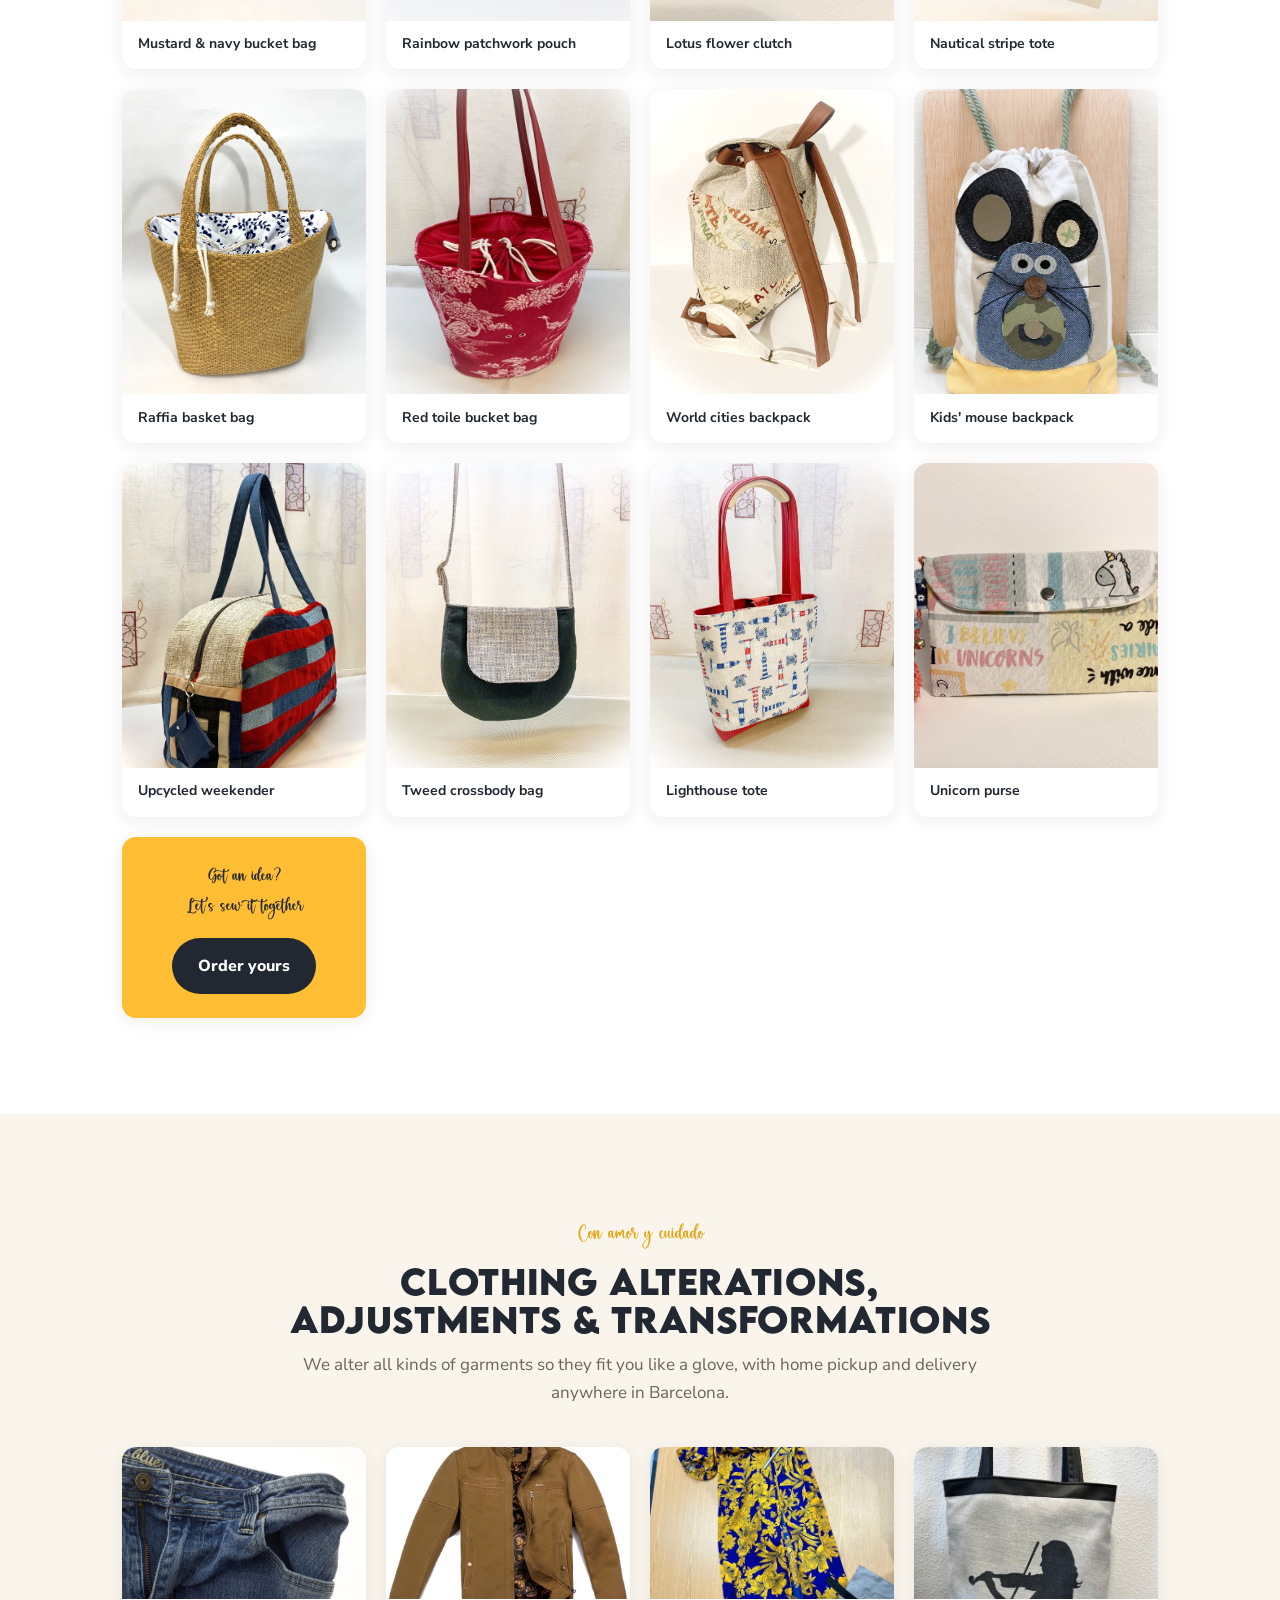
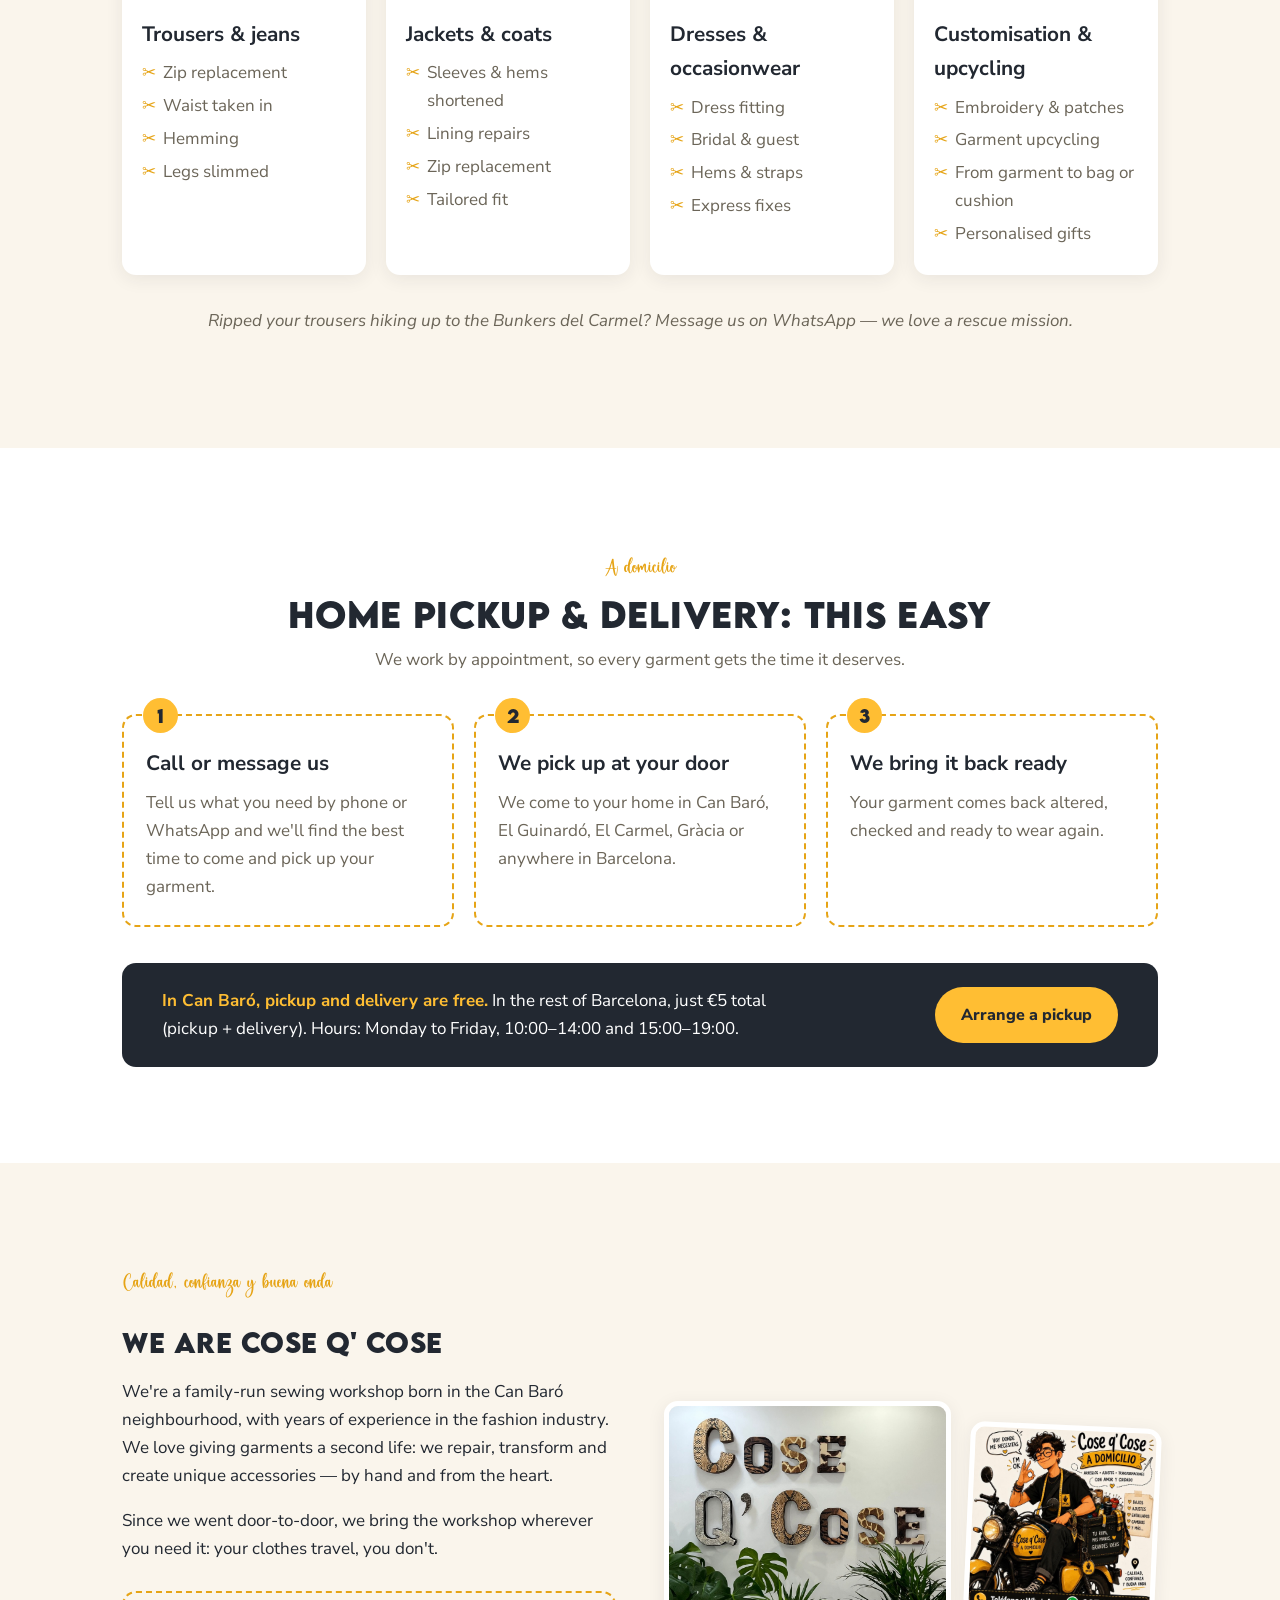
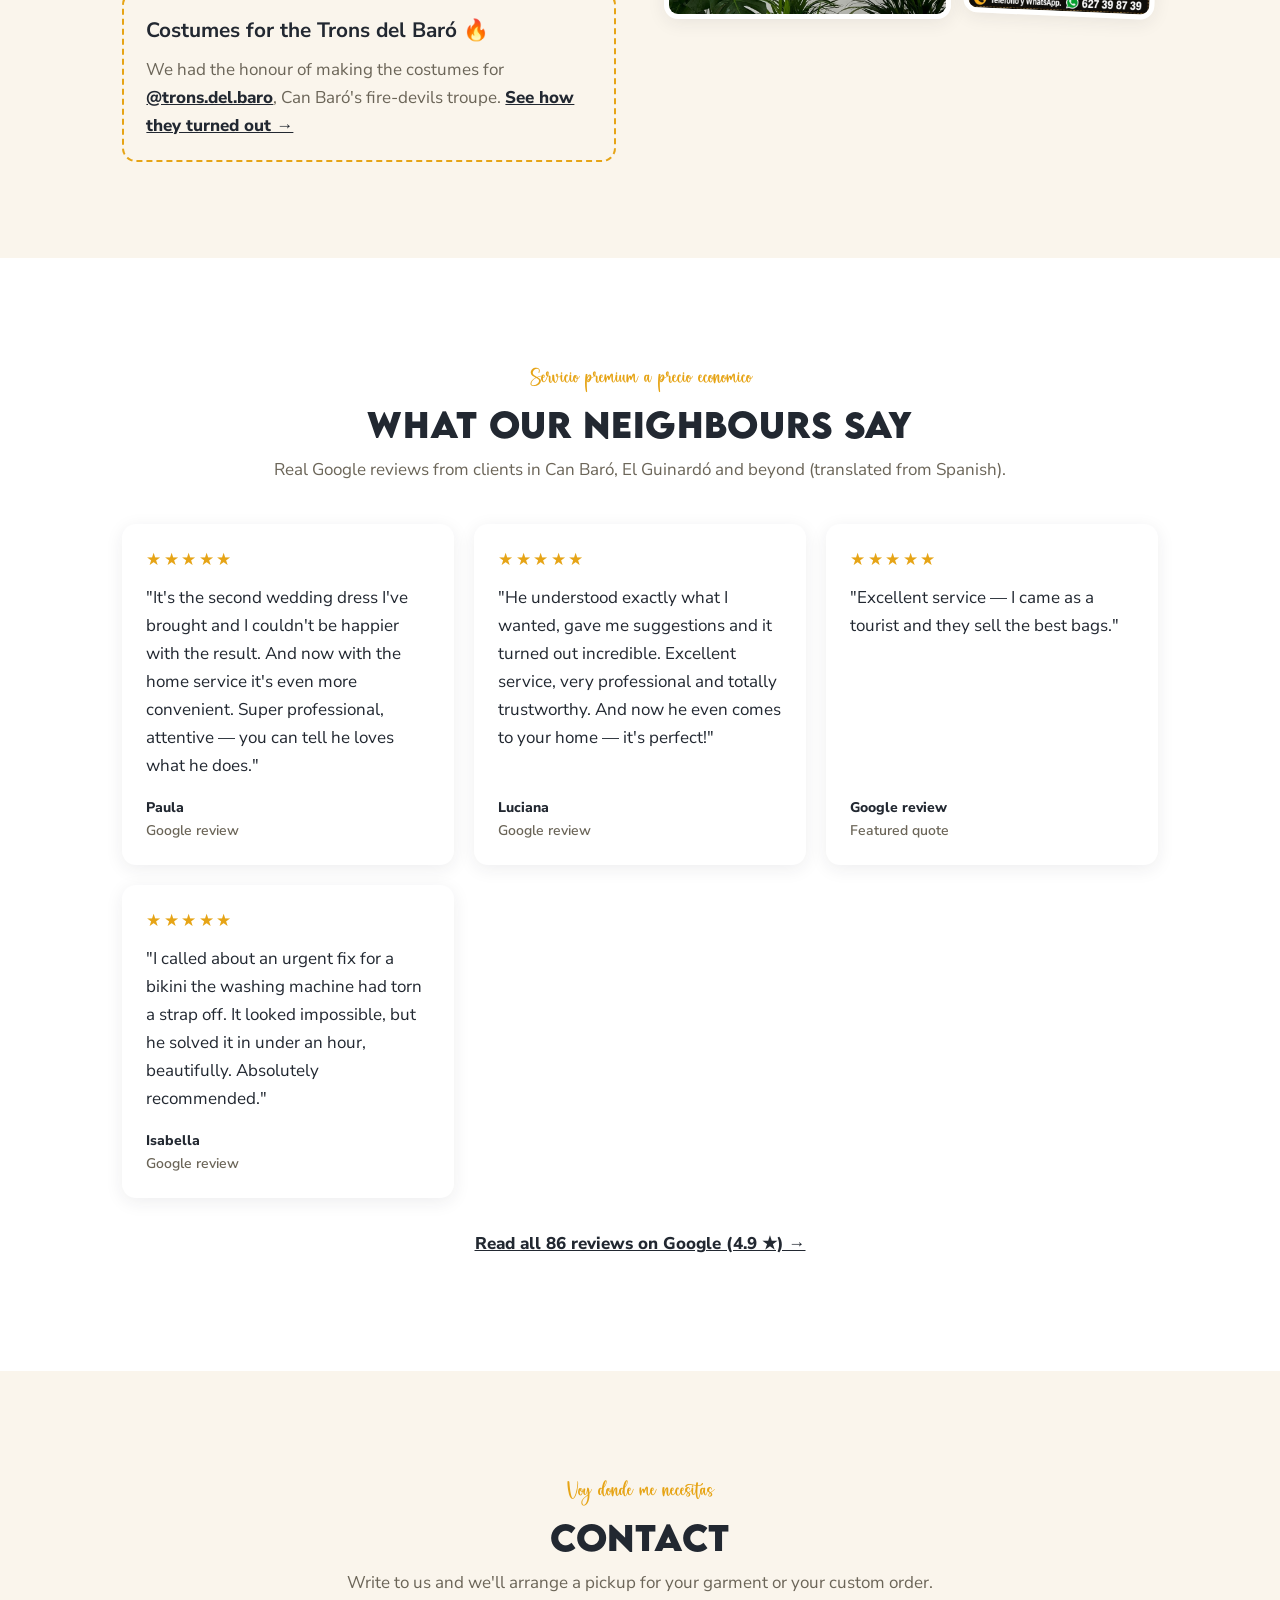
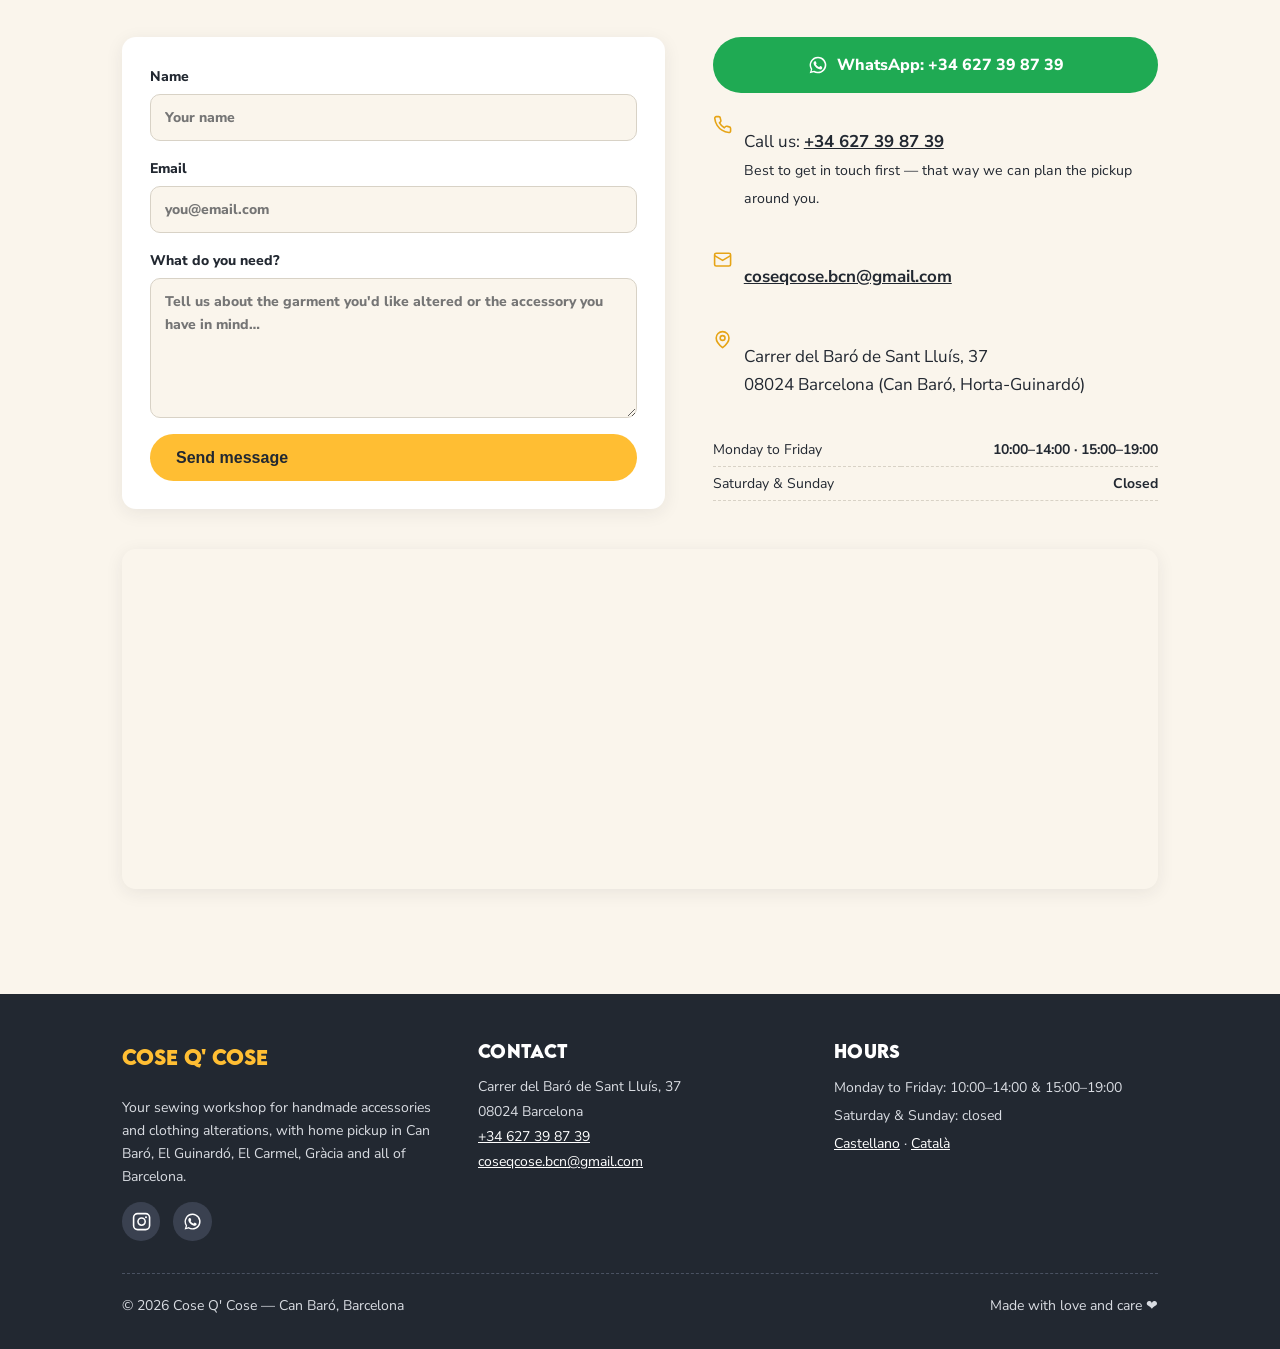
<file: en/index.html>
<!DOCTYPE html>
<html lang="en">

<head>
  <!-- ============================================================
    SYNC CHECKLIST — if you edit business data, change it too
    in /index.html and /ca/index.html:
      Phone/WhatsApp: +34 627 39 87 39 (tel:+34627398739 / wa.me/34627398739)
      Email: coseqcose.bcn@gmail.com
      Address: Carrer del Baró de Sant Lluís, 37, 08024 Barcelona
      Hours: Mon–Fri 10:00–14:00 & 15:00–19:00 · Sat & Sun closed
      Pickup: Can Baró free · Rest of Barcelona €5 (pickup + delivery)
      Rating: 4.9 · 86 reviews
    Verify: grep -rn "627" index.html ca en | sort
  ============================================================ -->
  <meta charset="utf-8" />
  <meta name="viewport" content="width=device-width, initial-scale=1" />

  <title>Clothing alterations &amp; handmade bags — home pickup in Barcelona (Can Baró, Gràcia) | Cose Q' Cose</title>
  <meta name="description"
    content="Family-run sewing workshop with home pickup and delivery across Can Baró, El Guinardó, El Carmel, Gràcia and all of Barcelona. Handmade bags, clothing alterations and upcycling. Call or WhatsApp us to arrange a pickup." />

  <link rel="canonical" href="https://www.coseqcose.com/en/" />
  <link rel="alternate" hreflang="es" href="https://www.coseqcose.com/" />
  <link rel="alternate" hreflang="ca" href="https://www.coseqcose.com/ca/" />
  <link rel="alternate" hreflang="en" href="https://www.coseqcose.com/en/" />
  <link rel="alternate" hreflang="x-default" href="https://www.coseqcose.com/" />

  <meta property="og:type" content="website" />
  <meta property="og:site_name" content="Cose Q' Cose" />
  <meta property="og:title" content="Cose Q' Cose — handmade accessories &amp; clothing alterations, delivered to your door in Barcelona" />
  <meta property="og:description"
    content="Handmade bags and clothing alterations with home pickup and delivery in Can Baró, El Guinardó, El Carmel, Gràcia and all of Barcelona." />
  <meta property="og:url" content="https://www.coseqcose.com/en/" />
  <meta property="og:image" content="https://www.coseqcose.com/images/og-image.jpg" />
  <meta property="og:image:alt" content="Handmade artisan bags sewn at the Cose Q' Cose workshop in Can Baró, Barcelona" />
  <meta property="og:image:width" content="1200" />
  <meta property="og:image:height" content="630" />
  <meta property="og:locale" content="en_GB" />
  <meta property="og:locale:alternate" content="es_ES" />
  <meta property="og:locale:alternate" content="ca_ES" />
  <meta name="twitter:card" content="summary_large_image" />
  <meta name="twitter:title" content="Cose Q' Cose — handmade accessories &amp; clothing alterations, delivered to your door in Barcelona" />
  <meta name="twitter:description" content="Handmade bags and clothing alterations with home pickup and delivery in Can Baró, El Guinardó, El Carmel, Gràcia and all of Barcelona." />
  <meta name="twitter:image" content="https://www.coseqcose.com/images/og-image.jpg" />
  <meta name="twitter:image:alt" content="Handmade artisan bags sewn at the Cose Q' Cose workshop in Can Baró, Barcelona" />

  <link rel="icon" href="../favicon.svg" type="image/svg+xml" />
  <link rel="apple-touch-icon" sizes="180x180" href="../apple-touch-icon.png" />
  <link rel="manifest" href="/manifest.webmanifest" />
  <meta name="theme-color" content="#ffbe33" />

  <link rel="preload" href="../fonts/lemonmilk.otf" as="font" type="font/otf" crossorigin />
  <link rel="preconnect" href="https://fonts.googleapis.com" />
  <link rel="preconnect" href="https://fonts.gstatic.com" crossorigin />
  <link href="https://fonts.googleapis.com/css2?family=Nunito+Sans:wght@400;600;700;800&display=swap" rel="stylesheet" />
  <link rel="stylesheet" href="../css/main.css" />

  <script type="application/ld+json">
  {
    "@context": "https://schema.org",
    "@type": "LocalBusiness",
    "@id": "https://www.coseqcose.com/#negocio",
    "name": "Cose Q' Cose",
    "description": "Family-run sewing workshop with home pickup and delivery in Barcelona: handmade bags and accessories, clothing alterations and garment upcycling.",
    "url": "https://www.coseqcose.com/en/",
    "telephone": "+34627398739",
    "email": "coseqcose.bcn@gmail.com",
    "image": "https://www.coseqcose.com/images/og-image.jpg",
    "priceRange": "€",
    "address": {
      "@type": "PostalAddress",
      "streetAddress": "Carrer del Baró de Sant Lluís, 37",
      "addressLocality": "Barcelona",
      "addressRegion": "Barcelona",
      "postalCode": "08024",
      "addressCountry": "ES"
    },
    "geo": { "@type": "GeoCoordinates", "latitude": 41.4164482, "longitude": 2.1630407 },
    "areaServed": [
      { "@type": "Place", "name": "Can Baró, Barcelona" },
      { "@type": "Place", "name": "El Guinardó, Barcelona" },
      { "@type": "Place", "name": "El Carmel, Barcelona" },
      { "@type": "Place", "name": "Gràcia, Barcelona" },
      { "@type": "City", "name": "Barcelona" }
    ],
    "openingHoursSpecification": [
      {
        "@type": "OpeningHoursSpecification",
        "dayOfWeek": ["Monday", "Tuesday", "Wednesday", "Thursday", "Friday"],
        "opens": "10:00",
        "closes": "14:00"
      },
      {
        "@type": "OpeningHoursSpecification",
        "dayOfWeek": ["Monday", "Tuesday", "Wednesday", "Thursday", "Friday"],
        "opens": "15:00",
        "closes": "19:00"
      }
    ],
    "aggregateRating": { "@type": "AggregateRating", "ratingValue": "4.9", "reviewCount": "86" },
    "review": [
      {
        "@type": "Review",
        "author": { "@type": "Person", "name": "Paula" },
        "reviewRating": { "@type": "Rating", "ratingValue": "5", "bestRating": "5" },
        "reviewBody": "It's the second wedding dress I've brought and I couldn't be happier with the result. And now with the home service it's even more convenient. Super professional, attentive — you can tell he loves what he does.",
        "inLanguage": "en"
      },
      {
        "@type": "Review",
        "author": { "@type": "Person", "name": "Luciana" },
        "reviewRating": { "@type": "Rating", "ratingValue": "5", "bestRating": "5" },
        "reviewBody": "He understood exactly what I wanted, gave me suggestions and it turned out incredible. Excellent service, very professional and totally trustworthy. And now he even comes to your home — it's perfect!",
        "inLanguage": "en"
      },
      {
        "@type": "Review",
        "author": { "@type": "Person", "name": "Google review" },
        "reviewRating": { "@type": "Rating", "ratingValue": "5", "bestRating": "5" },
        "reviewBody": "Excellent service — I came as a tourist and they sell the best bags.",
        "inLanguage": "en"
      },
      {
        "@type": "Review",
        "author": { "@type": "Person", "name": "Isabella" },
        "reviewRating": { "@type": "Rating", "ratingValue": "5", "bestRating": "5" },
        "reviewBody": "I called about an urgent fix for a bikini the washing machine had torn a strap off. It looked impossible, but he solved it in under an hour, beautifully. Absolutely recommended.",
        "inLanguage": "en"
      }
    ],
    "sameAs": [
      "https://www.instagram.com/coseqcose.bcn/",
      "https://maps.app.goo.gl/PLKGwGQZFfFuwniM7"
    ]
  }
  </script>
</head>

<body>

  <header class="site-header">
    <div class="container header-inner">
      <a class="brand" href="./">Cose <span>Q'</span> Cose</a>
      <button class="nav-toggle" type="button" aria-expanded="false" aria-controls="menu-principal"
        aria-label="Open menu">
        <svg viewBox="0 0 24 24" fill="none" stroke="currentColor" stroke-width="2.5" stroke-linecap="round">
          <line x1="4" y1="6" x2="20" y2="6" />
          <line x1="4" y1="12" x2="20" y2="12" />
          <line x1="4" y1="18" x2="20" y2="18" />
        </svg>
      </button>
      <nav class="site-nav" id="menu-principal" aria-label="Main">
        <ul>
          <li><a href="#accessories">Accessories</a></li>
          <li><a href="#alterations">Alterations</a></li>
          <li><a href="#how-it-works">How it works</a></li>
          <li><a href="#reviews">Reviews</a></li>
          <li><a href="#contact">Contact</a></li>
        </ul>
      </nav>
      <nav class="lang-switch" aria-label="Language">
        <a href="../" lang="es">ES</a>
        <a href="../ca/" lang="ca">CA</a>
        <a href="./" aria-current="page" lang="en">EN</a>
      </nav>
    </div>
  </header>

  <main>

    <!-- ============ HERO ============ -->
    <section class="hero">
      <div class="container hero-grid">
        <div>
          <span class="eyebrow" lang="es">Voy donde me necesitas</span>
          <h1>Handmade accessories &amp; clothing alterations, delivered to your door in Barcelona</h1>
          <p class="lead">We're the family-run sewing workshop of Can Baró. We sew one-of-a-kind bags and
            accessories, alter and transform your clothes — and we pick up and deliver to your home in
            Can Baró, El Guinardó, El Carmel, Gràcia and anywhere in Barcelona.</p>
          <div class="hero-ctas">
            <a class="btn btn-whatsapp"
              href="https://wa.me/34627398739?text=Hi!%20I'd%20like%20to%20arrange%20a%20home%20pickup."
              target="_blank" rel="noopener">
              <svg viewBox="0 0 24 24" fill="currentColor" aria-hidden="true">
                <path d="M12 2a10 10 0 0 0-8.5 15.3L2 22l4.9-1.4A10 10 0 1 0 12 2Zm0 18.2c-1.6 0-3.1-.4-4.4-1.2l-.3-.2-2.9.8.8-2.8-.2-.3A8.2 8.2 0 1 1 12 20.2Zm4.6-6.1c-.3-.1-1.5-.7-1.7-.8-.2-.1-.4-.1-.6.1-.2.3-.6.8-.8 1-.1.2-.3.2-.5.1a6.7 6.7 0 0 1-3.4-3c-.3-.4 0-.5.2-.7l.4-.5c.1-.2.1-.3 0-.5l-.8-1.9c-.2-.5-.4-.4-.6-.4h-.5c-.2 0-.5.1-.7.3-.2.3-.9.9-.9 2.2s.9 2.5 1 2.7c.1.2 1.8 2.8 4.4 3.9.6.3 1.1.4 1.5.6.6.2 1.2.2 1.6.1.5-.1 1.5-.6 1.7-1.2.2-.6.2-1.1.2-1.2l-.4-.3Z" />
              </svg>
              Message us on WhatsApp
            </a>
            <a class="btn btn-outline" href="#how-it-works">How it works ↓</a>
          </div>
          <a class="rating-badge" href="https://maps.app.goo.gl/PLKGwGQZFfFuwniM7" target="_blank" rel="noopener">
            <span class="stars" aria-hidden="true">★★★★★</span> 4.9 · 86 Google reviews
          </a>
        </div>
        <figure class="hero-figure">
          <img src="../images/bolsos/bolso-saco-mostaza-azul.jpg" width="1200" height="900" fetchpriority="high"
            alt="Handmade mustard and navy bucket bag sewn in our Can Baró workshop, Barcelona" />
        </figure>
      </div>
    </section>

    <!-- ============ ACCESSORIES ============ -->
    <section class="section section-alt" id="accessories">
      <div class="container">
        <div class="section-head">
          <span class="eyebrow" lang="es">Tu ropa, mis manos, grandes ideas</span>
          <h2>Handmade accessories: one-of-a-kind bags, backpacks &amp; pouches</h2>
          <p class="lead">Every piece is sewn to order in our Can Baró workshop: you choose the fabrics, colours
            and details (an embroidered name, perhaps?), and we bring it to life. We also turn garments with a
            story into brand-new bags — upcycling with love.</p>
        </div>
        <div class="gallery">
          <figure>
            <img src="../images/bolsos/bolso-saco-mostaza-azul.jpg" loading="eager" width="1200" height="900"
              alt="Handmade mustard and navy bucket bag with patterned pockets, sewn in Barcelona" />
            <figcaption>Mustard &amp; navy bucket bag</figcaption>
          </figure>
          <figure>
            <img src="../images/bolsos/neceser-patchwork-arcoiris.jpg" loading="eager" width="900" height="675"
              alt="Rainbow patchwork canvas pouch handmade by Cose Q' Cose, Barcelona" />
            <figcaption>Rainbow patchwork pouch</figcaption>
          </figure>
          <figure>
            <img src="../images/bolsos/clutch-flor-de-loto-azul.jpg" loading="eager" width="900" height="675"
              alt="Handmade navy clutch with lotus flowers and pompom, sewn in our workshop" />
            <figcaption>Lotus flower clutch</figcaption>
          </figure>
          <figure>
            <img src="../images/bolsos/bolso-tote-rayas-azul-beige.jpg" loading="lazy" width="675" height="900"
              alt="Handmade navy and beige striped tote bag with white handles, made in Barcelona" />
            <figcaption>Nautical stripe tote</figcaption>
          </figure>
          <figure>
            <img src="../images/bolsos/capazo-rafia-verano.jpg" loading="lazy" width="675" height="900"
              alt="Summer raffia basket bag with blue floral lining, handmade in Can Baró" />
            <figcaption>Raffia basket bag</figcaption>
          </figure>
          <figure>
            <img src="../images/bolsos/bolso-saco-toile-rojo.jpg" loading="lazy" width="675" height="900"
              alt="Handmade red toile drawstring bucket bag, sewn in Barcelona" />
            <figcaption>Red toile bucket bag</figcaption>
          </figure>
          <figure>
            <img src="../images/bolsos/mochila-ciudades-del-mundo.jpg" loading="lazy" width="675" height="900"
              alt="Handmade fabric backpack printed with world city names, with brown straps" />
            <figcaption>World cities backpack</figcaption>
          </figure>
          <figure>
            <img src="../images/bolsos/mochila-infantil-ratona.jpg" loading="lazy" width="675" height="900"
              alt="Kids' drawstring backpack with a denim mouse, personalised accessory for children" />
            <figcaption>Kids' mouse backpack</figcaption>
          </figure>
          <figure>
            <img src="../images/bolsos/bolsa-viaje-vaquera-roja.jpg" loading="lazy" width="675" height="900"
              alt="Handmade weekender bag in red and denim patchwork, upcycled fabric, Barcelona" />
            <figcaption>Upcycled weekender</figcaption>
          </figure>
          <figure>
            <img src="../images/bolsos/bandolera-tweed-negro.jpg" loading="lazy" width="675" height="900"
              alt="Handmade black crossbody bag with grey tweed flap, sewn in Can Baró, Barcelona" />
            <figcaption>Tweed crossbody bag</figcaption>
          </figure>
          <figure>
            <img src="../images/bolsos/bolso-tote-faro-marinero.jpg" loading="lazy" width="675" height="900"
              alt="Nautical tote bag with lighthouse print and red handles, handmade in Barcelona" />
            <figcaption>Lighthouse tote</figcaption>
          </figure>
          <figure>
            <img src="../images/bolsos/neceser-infantil-unicornio.jpg" loading="lazy" width="900" height="720"
              alt="Handmade kids' unicorn purse with coral pompom, personalised gift" />
            <figcaption>Unicorn purse</figcaption>
          </figure>
          <div class="gallery-cta">
            <p>Got an idea?<br />Let's sew it together</p>
            <a class="btn btn-whatsapp"
              href="https://wa.me/34627398739?text=Hi!%20I'd%20like%20to%20order%20a%20personalised%20accessory."
              target="_blank" rel="noopener">Order yours</a>
          </div>
        </div>
      </div>
    </section>

    <!-- ============ ALTERATIONS ============ -->
    <section class="section" id="alterations">
      <div class="container">
        <div class="section-head">
          <span class="eyebrow" lang="es">Con amor y cuidado</span>
          <h2>Clothing alterations, adjustments &amp; transformations</h2>
          <p class="lead">We alter all kinds of garments so they fit you like a glove, with home pickup and
            delivery anywhere in Barcelona.</p>
        </div>
        <div class="cards">
          <article class="card">
            <img src="../images/arreglo-pantalones-vaqueros.jpg" loading="lazy" width="700" height="466"
              alt="Jeans alterations: zip replacement and hemming in Barcelona" />
            <div class="card-body">
              <h3>Trousers &amp; jeans</h3>
              <ul>
                <li>Zip replacement</li>
                <li>Waist taken in</li>
                <li>Hemming</li>
                <li>Legs slimmed</li>
              </ul>
            </div>
          </article>
          <article class="card">
            <img src="../images/arreglo-chaqueta.jpg" loading="lazy" width="700" height="466"
              alt="Jacket and coat alterations: sleeves, lining and zips in Barcelona" />
            <div class="card-body">
              <h3>Jackets &amp; coats</h3>
              <ul>
                <li>Sleeves &amp; hems shortened</li>
                <li>Lining repairs</li>
                <li>Zip replacement</li>
                <li>Tailored fit</li>
              </ul>
            </div>
          </article>
          <article class="card">
            <img src="../images/arreglo-vestido.jpg" loading="lazy" width="525" height="700"
              alt="Wedding and party dress fitting at our Can Baró sewing workshop, Barcelona" />
            <div class="card-body">
              <h3>Dresses &amp; occasionwear</h3>
              <ul>
                <li>Dress fitting</li>
                <li>Bridal &amp; guest</li>
                <li>Hems &amp; straps</li>
                <li>Express fixes</li>
              </ul>
            </div>
          </article>
          <article class="card">
            <img src="../images/customizacion-prenda.jpg" loading="lazy" width="700" height="466"
              alt="Garment customisation and transformation: embroidery, patches and upcycling in Barcelona" />
            <div class="card-body">
              <h3>Customisation &amp; upcycling</h3>
              <ul>
                <li>Embroidery &amp; patches</li>
                <li>Garment upcycling</li>
                <li>From garment to bag or cushion</li>
                <li>Personalised gifts</li>
              </ul>
            </div>
          </article>
        </div>
        <p class="note">Ripped your trousers hiking up to the Bunkers del Carmel? Message us on WhatsApp —
          we love a rescue mission.</p>
      </div>
    </section>

    <!-- ============ HOW IT WORKS ============ -->
    <section class="section section-alt" id="how-it-works">
      <div class="container">
        <div class="section-head">
          <span class="eyebrow" lang="es">A domicilio</span>
          <h2>Home pickup &amp; delivery: this easy</h2>
          <p class="lead">We work by appointment, so every garment gets the time it deserves.</p>
        </div>
        <div class="steps">
          <div class="step">
            <h3>Call or message us</h3>
            <p>Tell us what you need by phone or WhatsApp and we'll find the best time to come and pick up
              your garment.</p>
          </div>
          <div class="step">
            <h3>We pick up at your door</h3>
            <p>We come to your home in Can Baró, El Guinardó, El Carmel, Gràcia or anywhere in Barcelona.</p>
          </div>
          <div class="step">
            <h3>We bring it back ready</h3>
            <p>Your garment comes back altered, checked and ready to wear again.</p>
          </div>
        </div>
        <div class="pricing-strip">
          <p><strong>In Can Baró, pickup and delivery are free.</strong> In the rest of Barcelona, just
            €5&nbsp;total (pickup + delivery). Hours: Monday to Friday, 10:00–14:00 and 15:00–19:00.</p>
          <a class="btn btn-primary"
            href="https://wa.me/34627398739?text=Hi!%20I'd%20like%20to%20arrange%20a%20home%20pickup."
            target="_blank" rel="noopener">Arrange a pickup</a>
        </div>
      </div>
    </section>

    <!-- ============ ABOUT ============ -->
    <section class="section" id="about">
      <div class="container about-grid">
        <div>
          <span class="eyebrow" lang="es">Calidad, confianza y buena onda</span>
          <h2>We are Cose Q' Cose</h2>
          <p>We're a family-run sewing workshop born in the Can Baró neighbourhood, with years of experience in
            the fashion industry. We love giving garments a second life: we repair, transform and create unique
            accessories — by hand and from the heart.</p>
          <p>Since we went door-to-door, we bring the workshop wherever you need it: your clothes travel, you
            don't.</p>
          <div class="collab">
            <h3>Costumes for the Trons del Baró 🔥</h3>
            <p>We had the honour of making the costumes for <a href="https://www.instagram.com/trons.del.baro/"
                target="_blank" rel="noopener">@trons.del.baro</a>, Can Baró's fire-devils troupe.
              <a href="https://www.instagram.com/p/DZ0U4PajDjB/" target="_blank" rel="noopener">See how they
                turned out →</a>
            </p>
          </div>
        </div>
        <div class="about-photos">
          <img src="../images/taller-can-baro-mural.jpg" loading="lazy" width="900" height="675"
            alt="Mural of the Cose Q' Cose sewing workshop in the Can Baró neighbourhood, Barcelona" />
          <img src="../images/flyer-cose-q-cose.jpg" loading="lazy" width="1000" height="1000"
            alt="Illustrated Cose Q' Cose flyer: home sewing service in Barcelona — voy donde me necesitas" />
        </div>
      </div>
    </section>

    <!-- ============ REVIEWS ============ -->
    <section class="section section-alt" id="reviews">
      <div class="container">
        <div class="section-head">
          <span class="eyebrow" lang="es">Servicio premium a precio económico</span>
          <h2>What our neighbours say</h2>
          <p class="lead">Real Google reviews from clients in Can Baró, El Guinardó and beyond (translated from
            Spanish).</p>
        </div>
        <!-- Intentionally not a translation of the ES "Sara" review:
             curated "Google review / tourist" testimonial for the EN audience.
             Keep as-is; the matching Review schema reflects this text verbatim. -->
        <div class="reviews">
          <figure class="review">
            <div class="stars" aria-label="5 stars">★★★★★</div>
            <blockquote>"It's the second wedding dress I've brought and I couldn't be happier with the result.
              And now with the home service it's even more convenient. Super professional, attentive — you can
              tell he loves what he does."</blockquote>
            <figcaption>Paula <span>Google review</span></figcaption>
          </figure>
          <figure class="review">
            <div class="stars" aria-label="5 stars">★★★★★</div>
            <blockquote>"He understood exactly what I wanted, gave me suggestions and it turned out incredible.
              Excellent service, very professional and totally trustworthy. And now he even comes to your home
              — it's perfect!"</blockquote>
            <figcaption>Luciana <span>Google review</span></figcaption>
          </figure>
          <figure class="review">
            <div class="stars" aria-label="5 stars">★★★★★</div>
            <blockquote>"Excellent service — I came as a tourist and they sell the best bags."</blockquote>
            <figcaption>Google review <span>Featured quote</span></figcaption>
          </figure>
          <figure class="review">
            <div class="stars" aria-label="5 stars">★★★★★</div>
            <blockquote>"I called about an urgent fix for a bikini the washing machine had torn a strap off.
              It looked impossible, but he solved it in under an hour, beautifully. Absolutely
              recommended."</blockquote>
            <figcaption>Isabella <span>Google review</span></figcaption>
          </figure>
        </div>
        <p class="reviews-footer">
          <a href="https://maps.app.goo.gl/PLKGwGQZFfFuwniM7" target="_blank" rel="noopener">Read all 86 reviews
            on Google (4.9 ★) →</a>
        </p>
      </div>
    </section>

    <!-- ============ CONTACT ============ -->
    <section class="section" id="contact">
      <div class="container">
        <div class="section-head">
          <span class="eyebrow" lang="es">Voy donde me necesitas</span>
          <h2>Contact</h2>
          <p class="lead">Write to us and we'll arrange a pickup for your garment or your custom order.</p>
        </div>
        <div class="contact-grid">
          <form class="contact-form" action="https://formspree.io/f/mwkjabyv" method="POST">
            <input type="hidden" name="_subject" value="Consulta desde coseqcose.com (EN)" />
            <input type="text" name="_gotcha" style="display:none" tabindex="-1" autocomplete="off" />
            <label>Name
              <input type="text" name="nombre" required autocomplete="name" placeholder="Your name" />
            </label>
            <label>Email
              <input type="email" name="email" required autocomplete="email" placeholder="you@email.com" />
            </label>
            <label>What do you need?
              <textarea name="message" rows="5" required
                placeholder="Tell us about the garment you'd like altered or the accessory you have in mind…"></textarea>
            </label>
            <button class="btn btn-primary" type="submit">Send message</button>
          </form>
          <div class="contact-info">
            <a class="btn btn-whatsapp"
              href="https://wa.me/34627398739?text=Hi!%20I'd%20like%20to%20arrange%20a%20home%20pickup."
              target="_blank" rel="noopener">
              <svg viewBox="0 0 24 24" fill="currentColor" aria-hidden="true">
                <path d="M12 2a10 10 0 0 0-8.5 15.3L2 22l4.9-1.4A10 10 0 1 0 12 2Zm0 18.2c-1.6 0-3.1-.4-4.4-1.2l-.3-.2-2.9.8.8-2.8-.2-.3A8.2 8.2 0 1 1 12 20.2Zm4.6-6.1c-.3-.1-1.5-.7-1.7-.8-.2-.1-.4-.1-.6.1-.2.3-.6.8-.8 1-.1.2-.3.2-.5.1a6.7 6.7 0 0 1-3.4-3c-.3-.4 0-.5.2-.7l.4-.5c.1-.2.1-.3 0-.5l-.8-1.9c-.2-.5-.4-.4-.6-.4h-.5c-.2 0-.5.1-.7.3-.2.3-.9.9-.9 2.2s.9 2.5 1 2.7c.1.2 1.8 2.8 4.4 3.9.6.3 1.1.4 1.5.6.6.2 1.2.2 1.6.1.5-.1 1.5-.6 1.7-1.2.2-.6.2-1.1.2-1.2l-.4-.3Z" />
              </svg>
              WhatsApp: +34 627 39 87 39
            </a>
            <div class="info-line">
              <svg viewBox="0 0 24 24" fill="none" stroke="currentColor" stroke-width="2" aria-hidden="true">
                <path d="M22 16.9v3a2 2 0 0 1-2.2 2 19.8 19.8 0 0 1-8.6-3 19.5 19.5 0 0 1-6-6 19.8 19.8 0 0 1-3-8.7A2 2 0 0 1 4.1 2h3a2 2 0 0 1 2 1.7c.1 1 .4 2 .7 2.8a2 2 0 0 1-.5 2.1L8.1 9.9a16 16 0 0 0 6 6l1.3-1.2a2 2 0 0 1 2.1-.5c.9.3 1.9.6 2.8.7a2 2 0 0 1 1.7 2Z" />
              </svg>
              <p>Call us: <a href="tel:+34627398739">+34 627 39 87 39</a><br />
                <small>Best to get in touch first — that way we can plan the pickup around you.</small></p>
            </div>
            <div class="info-line">
              <svg viewBox="0 0 24 24" fill="none" stroke="currentColor" stroke-width="2" aria-hidden="true">
                <rect x="2" y="4" width="20" height="16" rx="2" />
                <path d="m22 7-10 6L2 7" />
              </svg>
              <p><a href="mailto:coseqcose.bcn@gmail.com">coseqcose.bcn@gmail.com</a></p>
            </div>
            <div class="info-line">
              <svg viewBox="0 0 24 24" fill="none" stroke="currentColor" stroke-width="2" aria-hidden="true">
                <path d="M20 10c0 6-8 12-8 12S4 16 4 10a8 8 0 0 1 16 0Z" />
                <circle cx="12" cy="10" r="3" />
              </svg>
              <p>Carrer del Baró de Sant Lluís, 37<br />08024 Barcelona (Can Baró, Horta-Guinardó)</p>
            </div>
            <table class="hours-table">
              <caption class="visually-hidden">Opening hours</caption>
              <tr>
                <td>Monday to Friday</td>
                <td>10:00–14:00 · 15:00–19:00</td>
              </tr>
              <tr>
                <td>Saturday &amp; Sunday</td>
                <td>Closed</td>
              </tr>
            </table>
          </div>
        </div>
        <div class="map-embed">
          <iframe
            src="https://www.google.com/maps/embed?pb=!1m18!1m12!1m3!1d2992.097921511269!2d2.1642376154155287!3d41.415392979261476!2m3!1f0!2f0!3f0!3m2!1i1024!2i768!4f13.1!3m3!1m2!1s0x12a4a334c4b5065f%3A0x6a502cec780a64cc!2sCose%20Q&#39;%20Cose!5e0!3m2!1sen!2ses!4v1680348215170!5m2!1sen!2ses"
            loading="lazy" title="Map: Cose Q' Cose, Can Baró, Barcelona"
            referrerpolicy="no-referrer-when-downgrade" allowfullscreen></iframe>
        </div>
      </div>
    </section>

  </main>

  <footer class="site-footer">
    <div class="container">
      <div class="footer-grid">
        <div>
          <a class="brand-foot" href="./">Cose Q' Cose</a>
          <p>Your sewing workshop for handmade accessories and clothing alterations, with home pickup in
            Can Baró, El Guinardó, El Carmel, Gràcia and all of Barcelona.</p>
          <div class="footer-social">
            <a href="https://www.instagram.com/coseqcose.bcn/" target="_blank" rel="noopener"
              aria-label="Cose Q' Cose on Instagram">
              <svg viewBox="0 0 24 24" fill="none" stroke="currentColor" stroke-width="2" aria-hidden="true">
                <rect x="2" y="2" width="20" height="20" rx="5" />
                <circle cx="12" cy="12" r="4.5" />
                <circle cx="17.5" cy="6.5" r="1.3" fill="currentColor" stroke="none" />
              </svg>
            </a>
            <a href="https://wa.me/34627398739" target="_blank" rel="noopener"
              aria-label="Cose Q' Cose on WhatsApp">
              <svg viewBox="0 0 24 24" fill="currentColor" aria-hidden="true">
                <path d="M12 2a10 10 0 0 0-8.5 15.3L2 22l4.9-1.4A10 10 0 1 0 12 2Zm0 18.2c-1.6 0-3.1-.4-4.4-1.2l-.3-.2-2.9.8.8-2.8-.2-.3A8.2 8.2 0 1 1 12 20.2Zm4.6-6.1c-.3-.1-1.5-.7-1.7-.8-.2-.1-.4-.1-.6.1-.2.3-.6.8-.8 1-.1.2-.3.2-.5.1a6.7 6.7 0 0 1-3.4-3c-.3-.4 0-.5.2-.7l.4-.5c.1-.2.1-.3 0-.5l-.8-1.9c-.2-.5-.4-.4-.6-.4h-.5c-.2 0-.5.1-.7.3-.2.3-.9.9-.9 2.2s.9 2.5 1 2.7c.1.2 1.8 2.8 4.4 3.9.6.3 1.1.4 1.5.6.6.2 1.2.2 1.6.1.5-.1 1.5-.6 1.7-1.2.2-.6.2-1.1.2-1.2l-.4-.3Z" />
              </svg>
            </a>
          </div>
        </div>
        <div>
          <h2>Contact</h2>
          <address>
            Carrer del Baró de Sant Lluís, 37<br />
            08024 Barcelona<br />
            <a href="tel:+34627398739">+34 627 39 87 39</a><br />
            <a href="mailto:coseqcose.bcn@gmail.com">coseqcose.bcn@gmail.com</a>
          </address>
        </div>
        <div>
          <h2>Hours</h2>
          <ul>
            <li>Monday to Friday: 10:00–14:00 &amp; 15:00–19:00</li>
            <li>Saturday &amp; Sunday: closed</li>
          </ul>
          <ul>
            <li><a href="../">Castellano</a> · <a href="../ca/">Català</a></li>
          </ul>
        </div>
      </div>
      <div class="footer-bottom">
        <span>© <span id="year">2026</span> Cose Q' Cose — Can Baró, Barcelona</span>
        <span>Made with love and care ❤</span>
      </div>
    </div>
  </footer>

  <a class="wa-float" href="https://wa.me/34627398739?text=Hi!%20I'd%20like%20to%20arrange%20a%20home%20pickup."
    target="_blank" rel="noopener" aria-label="Message us on WhatsApp">
    <svg viewBox="0 0 24 24" fill="currentColor" aria-hidden="true">
      <path d="M12 2a10 10 0 0 0-8.5 15.3L2 22l4.9-1.4A10 10 0 1 0 12 2Zm0 18.2c-1.6 0-3.1-.4-4.4-1.2l-.3-.2-2.9.8.8-2.8-.2-.3A8.2 8.2 0 1 1 12 20.2Zm4.6-6.1c-.3-.1-1.5-.7-1.7-.8-.2-.1-.4-.1-.6.1-.2.3-.6.8-.8 1-.1.2-.3.2-.5.1a6.7 6.7 0 0 1-3.4-3c-.3-.4 0-.5.2-.7l.4-.5c.1-.2.1-.3 0-.5l-.8-1.9c-.2-.5-.4-.4-.6-.4h-.5c-.2 0-.5.1-.7.3-.2.3-.9.9-.9 2.2s.9 2.5 1 2.7c.1.2 1.8 2.8 4.4 3.9.6.3 1.1.4 1.5.6.6.2 1.2.2 1.6.1.5-.1 1.5-.6 1.7-1.2.2-.6.2-1.1.2-1.2l-.4-.3Z" />
    </svg>
  </a>

  <script src="../js/main.js" defer></script>
</body>

</html>
</file>
<file: css/main.css>
/* ============================================================
   Cose Q' Cose — hoja de estilos única (ES /, CA /ca/, EN /en/)
   Paleta y motivos tomados del flyer de la marca.
   ============================================================ */

:root {
  --mustard: #ffbe33;
  --mustard-deep: #e6a416;
  --mustard-soft: #ffd982;
  --ink: #222831;
  --ink-soft: #3a4150;
  --cream: #faf5ec;
  --paper: #ffffff;
  --navy: #2e3f5c;
  --muted: #6b6558;
  --whatsapp: #1faa53;

  --font-display: "LemonMilk", "Arial Black", sans-serif;
  --font-script: "BetterTogether", "Brush Script MT", cursive;
  --font-body: "Nunito Sans", -apple-system, "Segoe UI", sans-serif;

  --fs-hero: clamp(1.9rem, 4.8vw, 3.1rem);
  --fs-h2: clamp(1.4rem, 3.2vw, 2.1rem);
  --fs-h3: clamp(1.1rem, 2vw, 1.3rem);
  --fs-body: 1.0625rem;
  --fs-small: 0.875rem;

  --container: 1100px;
  --radius: 14px;
  --shadow: 0 4px 18px rgb(34 40 49 / 0.08);
  --shadow-lift: 0 10px 28px rgb(34 40 49 / 0.14);
  --space-section: clamp(3.5rem, 8vw, 6rem);
  --header-h: 4.25rem;
}

@font-face {
  font-family: "LemonMilk";
  src: url("../fonts/lemonmilk.otf") format("opentype");
  font-weight: normal;
  font-style: normal;
  font-display: swap;
}

@font-face {
  font-family: "BetterTogether";
  src: url("../fonts/bettertogether.otf") format("opentype");
  font-weight: normal;
  font-style: normal;
  font-display: swap;
}

/* ---------- base ---------- */

*,
*::before,
*::after {
  box-sizing: border-box;
}

html {
  scroll-behavior: smooth;
}

@media (prefers-reduced-motion: reduce) {
  html {
    scroll-behavior: auto;
  }
  *,
  *::before,
  *::after {
    transition: none !important;
    animation: none !important;
  }
}

body {
  margin: 0;
  font-family: var(--font-body);
  font-size: var(--fs-body);
  line-height: 1.65;
  color: var(--ink);
  background: var(--cream);
  -webkit-font-smoothing: antialiased;
}

img {
  max-width: 100%;
  height: auto;
  display: block;
}

a {
  color: inherit;
}

h1,
h2 {
  font-family: var(--font-display);
  line-height: 1.15;
  text-transform: uppercase;
  letter-spacing: 0.02em;
}

h3 {
  font-size: var(--fs-h3);
  margin: 0 0 0.5rem;
}

.container {
  max-width: var(--container);
  margin-inline: auto;
  padding-inline: clamp(1rem, 4vw, 2rem);
}

section {
  scroll-margin-top: calc(var(--header-h) + 1rem);
}

.section {
  padding-block: var(--space-section);
}

.section-alt {
  background: var(--paper);
}

.section-head {
  max-width: 46rem;
  margin: 0 auto 2.5rem;
  text-align: center;
}

.section-head h2 {
  font-size: var(--fs-h2);
  margin: 0.25rem 0 0.75rem;
}

.eyebrow {
  font-family: var(--font-script);
  font-size: clamp(1.3rem, 2.6vw, 1.8rem);
  color: var(--mustard-deep);
  display: block;
}

.lead {
  color: var(--muted);
  margin: 0;
}

.visually-hidden {
  position: absolute;
  width: 1px;
  height: 1px;
  overflow: hidden;
  clip: rect(0 0 0 0);
  white-space: nowrap;
}

/* ---------- botones ---------- */

.btn {
  display: inline-flex;
  align-items: center;
  gap: 0.55rem;
  padding: 0.8rem 1.5rem;
  border-radius: 999px;
  font-weight: 800;
  font-size: 1rem;
  text-decoration: none;
  border: 2px solid transparent;
  transition: transform 0.15s ease, box-shadow 0.15s ease, background 0.15s ease;
  cursor: pointer;
}

.btn:hover {
  transform: translateY(-2px);
  box-shadow: var(--shadow-lift);
}

.btn svg {
  width: 1.25em;
  height: 1.25em;
  flex: none;
}

.btn-primary {
  background: var(--mustard);
  color: var(--ink);
}

.btn-primary:hover {
  background: var(--mustard-soft);
}

.btn-whatsapp {
  background: var(--whatsapp);
  color: #fff;
}

.btn-outline {
  background: transparent;
  color: var(--ink);
  border-color: var(--ink);
}

/* ---------- header ---------- */

.site-header {
  position: sticky;
  top: 0;
  z-index: 50;
  background: var(--cream);
  border-bottom: 2px dashed transparent;
  transition: border-color 0.2s ease, box-shadow 0.2s ease;
}

.site-header.scrolled {
  border-bottom-color: var(--mustard-deep);
  box-shadow: var(--shadow);
}

.header-inner {
  display: flex;
  align-items: center;
  gap: 1.25rem;
  min-height: var(--header-h);
}

.brand {
  font-family: var(--font-display);
  font-size: 1.15rem;
  text-decoration: none;
  letter-spacing: 0.03em;
  white-space: nowrap;
}

.brand span {
  color: var(--mustard-deep);
}

.site-nav {
  margin-left: auto;
}

.site-nav ul {
  display: flex;
  gap: 1.4rem;
  list-style: none;
  margin: 0;
  padding: 0;
}

.site-nav a {
  text-decoration: none;
  font-weight: 700;
  font-size: 0.95rem;
  padding-block: 0.35rem;
  border-bottom: 2px solid transparent;
}

.site-nav a:hover {
  border-bottom-color: var(--mustard);
}

.lang-switch {
  display: flex;
  gap: 0.25rem;
  font-size: var(--fs-small);
  font-weight: 800;
}

.lang-switch a {
  text-decoration: none;
  padding: 0.2rem 0.45rem;
  border-radius: 6px;
  color: var(--muted);
}

.lang-switch a[aria-current] {
  background: var(--mustard);
  color: var(--ink);
}

.lang-switch a:hover {
  color: var(--ink);
}

.nav-toggle {
  display: none;
  margin-left: auto;
  background: none;
  border: 2px solid var(--ink);
  border-radius: 10px;
  padding: 0.4rem 0.55rem;
  cursor: pointer;
  color: var(--ink);
}

.nav-toggle svg {
  width: 1.35rem;
  height: 1.35rem;
  display: block;
}

@media (max-width: 820px) {
  .nav-toggle {
    display: block;
  }
  .site-nav {
    display: none;
    position: absolute;
    top: 100%;
    left: 0;
    right: 0;
    background: var(--cream);
    border-bottom: 2px dashed var(--mustard-deep);
    box-shadow: var(--shadow-lift);
    padding: 1rem 1.5rem 1.25rem;
  }
  .site-nav.open {
    display: block;
  }
  .site-nav ul {
    flex-direction: column;
    gap: 0.9rem;
  }
  .lang-switch {
    margin-left: auto;
  }
}

/* ---------- hero ---------- */

.hero {
  padding-block: clamp(2.5rem, 6vw, 5rem);
  overflow: hidden;
}

.hero-grid {
  display: grid;
  grid-template-columns: 1.1fr 0.9fr;
  gap: clamp(1.5rem, 4vw, 3.5rem);
  align-items: center;
}

.hero h1 {
  font-size: var(--fs-hero);
  margin: 0.3rem 0 1rem;
}

.hero .lead {
  font-size: 1.15rem;
  margin-bottom: 1.4rem;
}

.hero-ctas {
  display: flex;
  flex-wrap: wrap;
  gap: 0.8rem;
  margin-bottom: 1.4rem;
}

.rating-badge {
  display: inline-flex;
  align-items: center;
  gap: 0.5rem;
  text-decoration: none;
  font-weight: 800;
  font-size: var(--fs-small);
  background: var(--paper);
  border: 2px dashed var(--mustard-deep);
  border-radius: 999px;
  padding: 0.45rem 1rem;
}

.rating-badge .stars {
  color: var(--mustard-deep);
  letter-spacing: 0.1em;
}

.hero-figure {
  position: relative;
  margin: 0;
}

.hero-figure img {
  border-radius: var(--radius);
  box-shadow: var(--shadow-lift);
  border: 6px solid var(--paper);
  width: 100%;
  object-fit: cover;
  aspect-ratio: 4 / 3;
}

.hero-figure::after {
  content: "";
  position: absolute;
  inset: 0.9rem -0.9rem -0.9rem 0.9rem;
  border: 2px dashed var(--mustard-deep);
  border-radius: var(--radius);
  z-index: -1;
}

@media (max-width: 820px) {
  .hero-grid {
    grid-template-columns: 1fr;
  }
  .hero-figure {
    order: -1;
    max-width: 30rem;
  }
}

/* ---------- galería complementos ---------- */

.gallery {
  display: grid;
  grid-template-columns: repeat(auto-fill, minmax(240px, 1fr));
  gap: 1.25rem;
}

.gallery figure {
  margin: 0;
  background: var(--paper);
  border-radius: var(--radius);
  overflow: hidden;
  box-shadow: var(--shadow);
  transition: transform 0.15s ease, box-shadow 0.15s ease;
}

.gallery figure:hover {
  transform: translateY(-4px);
  box-shadow: var(--shadow-lift);
}

.gallery img {
  width: 100%;
  aspect-ratio: 4 / 5;
  object-fit: cover;
}

.gallery figcaption {
  padding: 0.7rem 1rem 0.9rem;
  font-weight: 700;
  font-size: var(--fs-small);
}

.gallery-cta {
  display: flex;
  flex-direction: column;
  align-items: center;
  justify-content: center;
  gap: 1rem;
  text-align: center;
  background: var(--mustard);
  border-radius: var(--radius);
  padding: 1.5rem;
  box-shadow: var(--shadow);
}

.gallery-cta p {
  font-family: var(--font-script);
  font-size: 1.6rem;
  line-height: 1.2;
  margin: 0;
}

.gallery-cta .btn {
  background: var(--ink);
  color: #fff;
}

/* ---------- servicios (arreglos) ---------- */

.cards {
  display: grid;
  grid-template-columns: repeat(auto-fill, minmax(240px, 1fr));
  gap: 1.25rem;
}

.card {
  background: var(--paper);
  border-radius: var(--radius);
  overflow: hidden;
  box-shadow: var(--shadow);
  display: flex;
  flex-direction: column;
}

.card img {
  width: 100%;
  aspect-ratio: 16 / 10;
  object-fit: cover;
}

.card-body {
  padding: 1.1rem 1.25rem 1.35rem;
  display: flex;
  flex-direction: column;
  flex: 1;
}

.card-body ul {
  margin: 0;
  padding: 0;
  list-style: none;
  color: var(--muted);
}

.card-body li {
  padding-left: 1.3rem;
  position: relative;
  margin-bottom: 0.3rem;
}

.card-body li::before {
  content: "✂";
  position: absolute;
  left: 0;
  color: var(--mustard-deep);
}

.note {
  margin-top: 2rem;
  text-align: center;
  color: var(--muted);
  font-style: italic;
}

/* ---------- cómo funciona ---------- */

.steps {
  display: grid;
  grid-template-columns: repeat(auto-fit, minmax(230px, 1fr));
  gap: 1.25rem;
  counter-reset: step;
}

.step {
  background: var(--paper);
  border: 2px dashed var(--mustard-deep);
  border-radius: var(--radius);
  padding: 1.6rem 1.4rem 1.5rem;
  position: relative;
}

.step::before {
  counter-increment: step;
  content: counter(step);
  position: absolute;
  top: -1.1rem;
  left: 1.2rem;
  width: 2.2rem;
  height: 2.2rem;
  border-radius: 50%;
  background: var(--mustard);
  color: var(--ink);
  font-family: var(--font-display);
  font-size: 1.1rem;
  display: grid;
  place-items: center;
}

.step h3 {
  margin-top: 0.3rem;
}

.step p {
  margin: 0;
  color: var(--muted);
}

.pricing-strip {
  margin-top: 2.25rem;
  background: var(--ink);
  color: #fff;
  border-radius: var(--radius);
  padding: 1.5rem clamp(1.25rem, 4vw, 2.5rem);
  display: flex;
  flex-wrap: wrap;
  align-items: center;
  justify-content: space-between;
  gap: 1.25rem;
}

.pricing-strip strong {
  color: var(--mustard);
}

.pricing-strip p {
  margin: 0;
  max-width: 40rem;
}

/* ---------- nosotros / colaboración ---------- */

.about-grid {
  display: grid;
  grid-template-columns: 1fr 1fr;
  gap: clamp(1.5rem, 4vw, 3rem);
  align-items: center;
}

.about-photos {
  display: grid;
  grid-template-columns: 3fr 2fr;
  gap: 1rem;
  align-items: start;
}

.about-photos img {
  border-radius: var(--radius);
  box-shadow: var(--shadow);
  border: 5px solid var(--paper);
}

.about-photos img:last-child {
  transform: rotate(2.5deg);
  margin-top: 1.5rem;
}

.collab {
  margin-top: 1.75rem;
  background: var(--cream);
  border: 2px dashed var(--mustard-deep);
  border-radius: var(--radius);
  padding: 1.25rem 1.4rem;
}

.section-alt .collab {
  background: var(--cream);
}

.collab h3 {
  margin-top: 0;
}

.collab p {
  margin: 0;
  color: var(--muted);
}

.collab a {
  font-weight: 800;
  color: var(--ink);
}

@media (max-width: 820px) {
  .about-grid {
    grid-template-columns: 1fr;
  }
}

/* ---------- opiniones ---------- */

.reviews {
  display: grid;
  grid-template-columns: repeat(auto-fill, minmax(280px, 1fr));
  gap: 1.25rem;
}

.review {
  background: var(--paper);
  border-radius: var(--radius);
  box-shadow: var(--shadow);
  padding: 1.4rem 1.5rem;
  margin: 0;
  display: flex;
  flex-direction: column;
}

.review .stars {
  color: var(--mustard-deep);
  letter-spacing: 0.15em;
  margin-bottom: 0.6rem;
}

.review blockquote {
  margin: 0 0 1rem;
  flex: 1;
}

.review figcaption {
  font-weight: 800;
  font-size: var(--fs-small);
}

.review figcaption span {
  display: block;
  font-weight: 600;
  color: var(--muted);
}

.reviews-footer {
  text-align: center;
  margin-top: 2rem;
}

.reviews-footer a {
  font-weight: 800;
}

/* ---------- contacto ---------- */

.contact-grid {
  display: grid;
  grid-template-columns: 1.1fr 0.9fr;
  gap: clamp(1.5rem, 4vw, 3rem);
  align-items: start;
}

@media (max-width: 820px) {
  .contact-grid {
    grid-template-columns: 1fr;
  }
}

.contact-form {
  background: var(--paper);
  border-radius: var(--radius);
  box-shadow: var(--shadow);
  padding: 1.75rem;
  display: grid;
  gap: 1rem;
}

.contact-form label {
  font-weight: 800;
  font-size: var(--fs-small);
  display: grid;
  gap: 0.35rem;
}

.contact-form input,
.contact-form textarea {
  font: inherit;
  padding: 0.7rem 0.9rem;
  border: 1.5px solid #d8d2c6;
  border-radius: 10px;
  background: var(--cream);
  color: var(--ink);
  width: 100%;
}

.contact-form input:focus,
.contact-form textarea:focus {
  outline: 2px solid var(--mustard);
  border-color: var(--mustard-deep);
}

.contact-info {
  display: grid;
  gap: 1.1rem;
  align-content: start;
}

.contact-info .btn {
  justify-content: center;
}

.info-line {
  display: flex;
  gap: 0.7rem;
  align-items: flex-start;
}

.info-line svg {
  width: 1.2rem;
  height: 1.2rem;
  flex: none;
  margin-top: 0.25rem;
  color: var(--mustard-deep);
}

.info-line a {
  font-weight: 700;
}

.hours-table {
  border-collapse: collapse;
  width: 100%;
  font-size: var(--fs-small);
}

.hours-table td {
  padding: 0.3rem 0;
  border-bottom: 1px dashed #d8d2c6;
}

.hours-table td:last-child {
  text-align: right;
  font-weight: 700;
}

.map-embed {
  margin-top: 2.5rem;
}

.map-embed iframe {
  width: 100%;
  height: 340px;
  border: 0;
  border-radius: var(--radius);
  box-shadow: var(--shadow);
}

/* ---------- footer ---------- */

.site-footer {
  background: var(--ink);
  color: #d9dce2;
  padding-block: 3rem 2rem;
  font-size: var(--fs-small);
}

.footer-grid {
  display: grid;
  grid-template-columns: repeat(auto-fit, minmax(220px, 1fr));
  gap: 2rem;
  margin-bottom: 2rem;
}

.site-footer h2 {
  font-size: 1.05rem;
  color: #fff;
  margin: 0 0 0.75rem;
}

.site-footer .brand-foot {
  font-family: var(--font-display);
  font-size: 1.2rem;
  color: var(--mustard);
  margin-bottom: 0.5rem;
  display: inline-block;
  text-decoration: none;
}

.site-footer address {
  font-style: normal;
  line-height: 1.8;
}

.site-footer a {
  color: #fff;
}

.site-footer ul {
  list-style: none;
  margin: 0;
  padding: 0;
  line-height: 2;
}

.footer-social {
  display: flex;
  gap: 0.8rem;
  margin-top: 0.75rem;
}

.footer-social a {
  display: grid;
  place-items: center;
  width: 2.4rem;
  height: 2.4rem;
  border-radius: 50%;
  background: var(--ink-soft);
  transition: background 0.15s ease;
}

.footer-social a:hover {
  background: var(--mustard);
  color: var(--ink);
}

.footer-social svg {
  width: 1.2rem;
  height: 1.2rem;
}

.footer-bottom {
  border-top: 1px dashed #4a5262;
  padding-top: 1.25rem;
  display: flex;
  flex-wrap: wrap;
  gap: 0.75rem;
  justify-content: space-between;
}

/* ---------- whatsapp flotante ---------- */

.wa-float {
  position: fixed;
  right: 1.1rem;
  bottom: 1.1rem;
  z-index: 60;
  width: 3.4rem;
  height: 3.4rem;
  border-radius: 50%;
  background: var(--whatsapp);
  color: #fff;
  display: grid;
  place-items: center;
  box-shadow: var(--shadow-lift);
  transition: transform 0.15s ease;
}

.wa-float:hover {
  transform: scale(1.08);
}

.wa-float svg {
  width: 1.8rem;
  height: 1.8rem;
}

/* ---------- 404 ---------- */

.page-404 {
  min-height: 70vh;
  display: grid;
  place-items: center;
  text-align: center;
  padding: 3rem 1.5rem;
}

.page-404 h1 {
  font-size: clamp(2.5rem, 8vw, 4rem);
  margin-bottom: 0.5rem;
}
</file>
